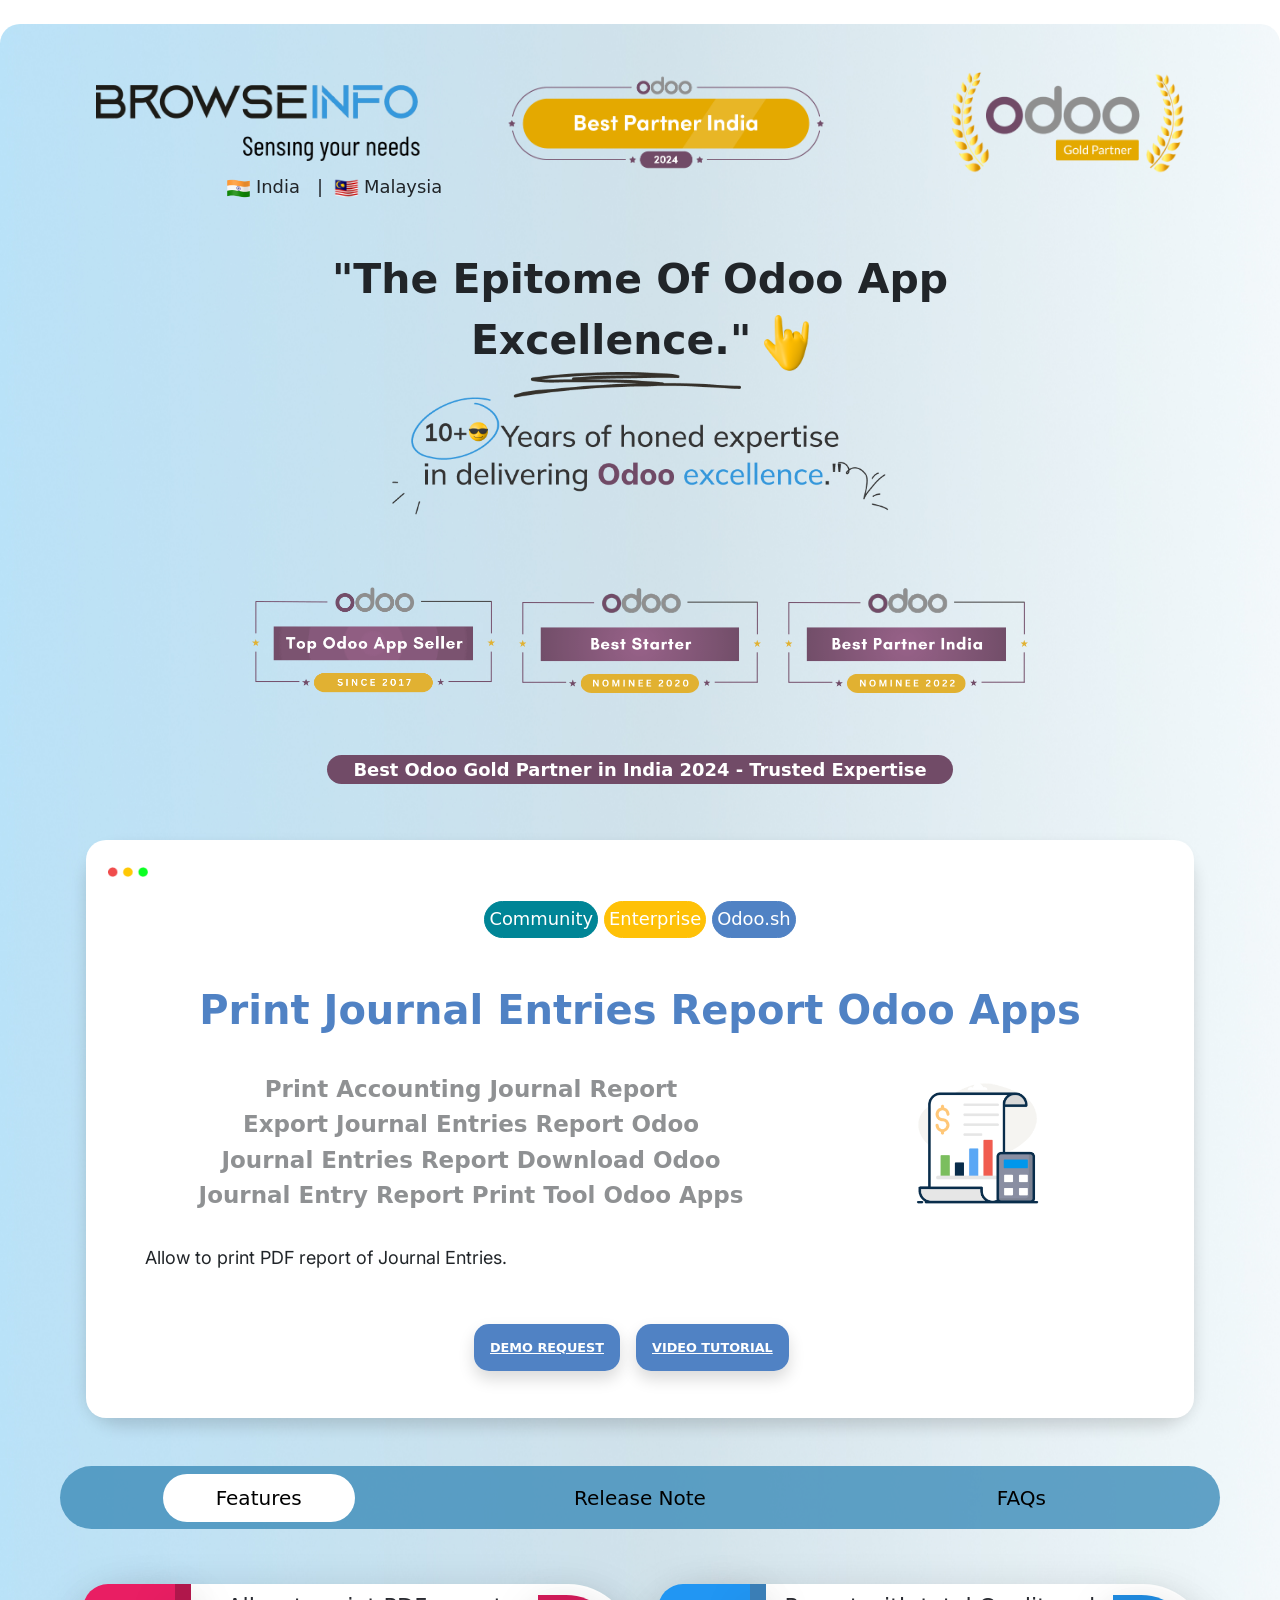
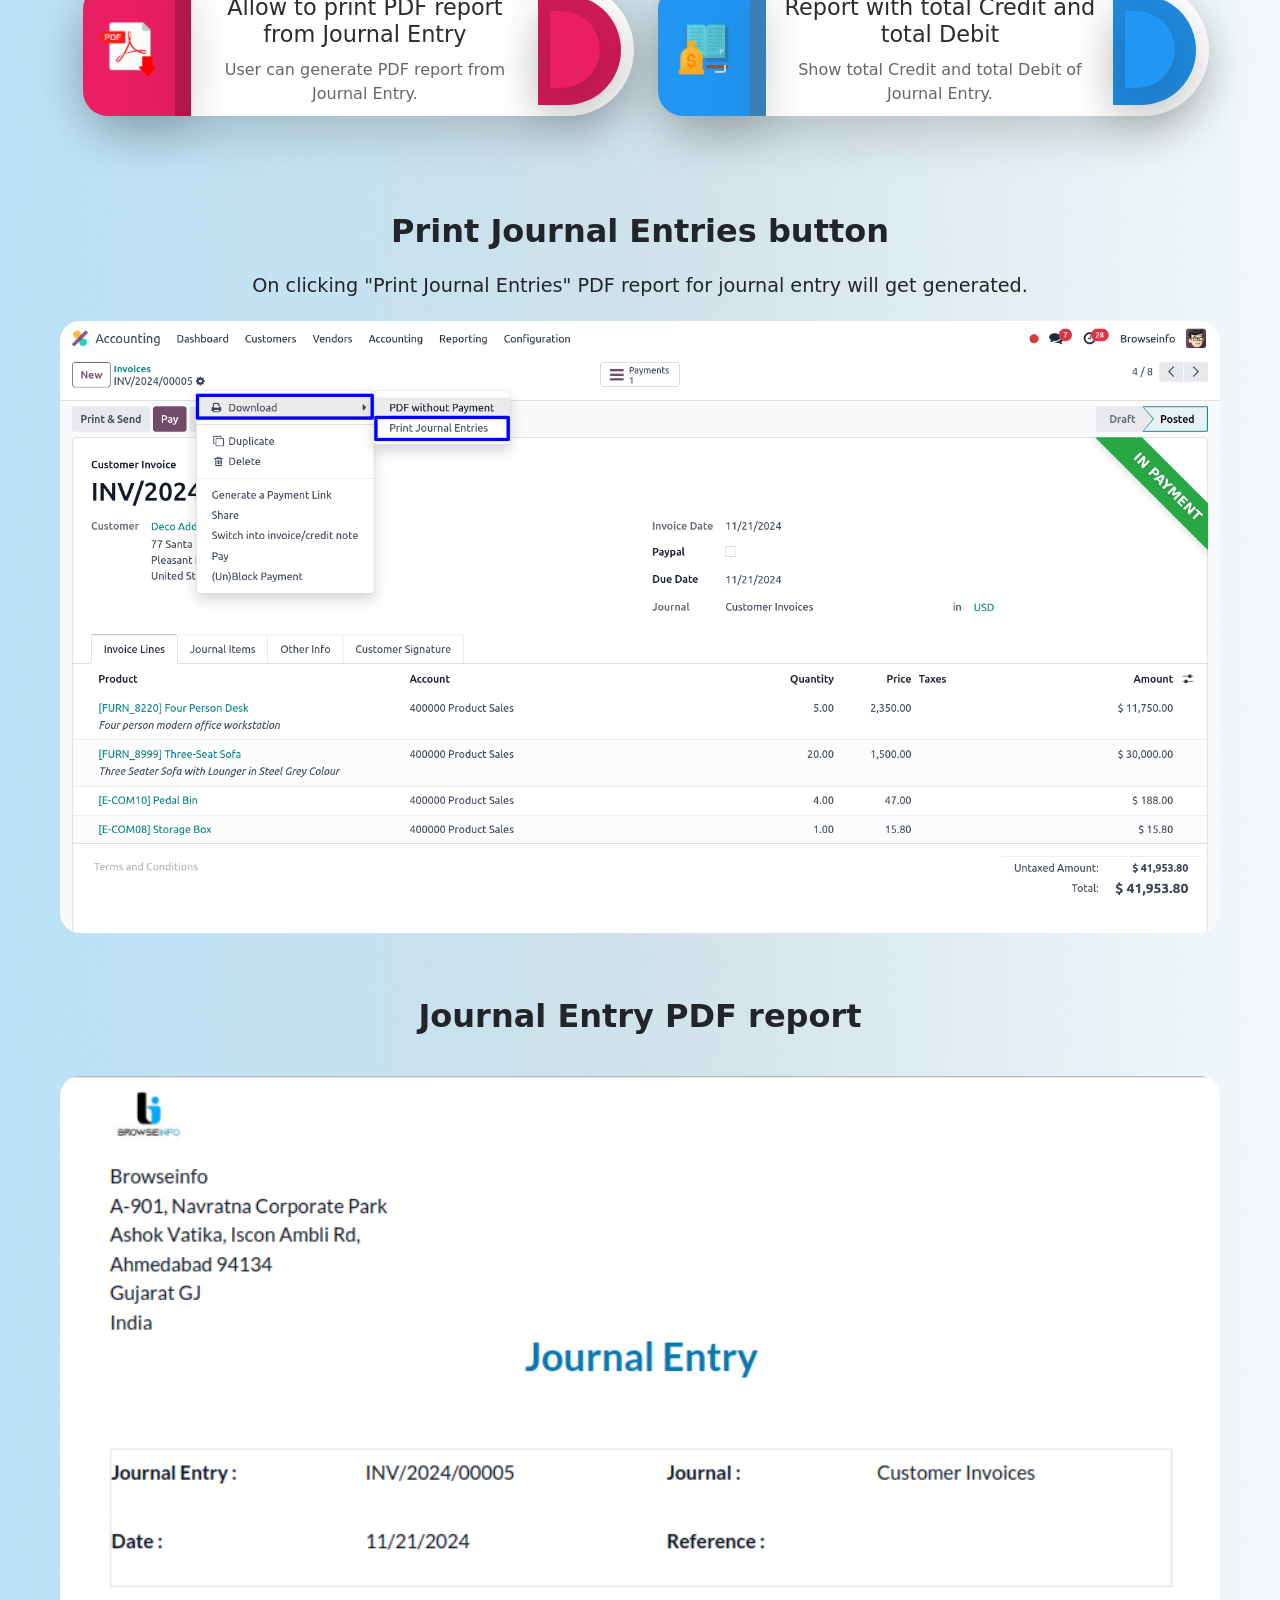
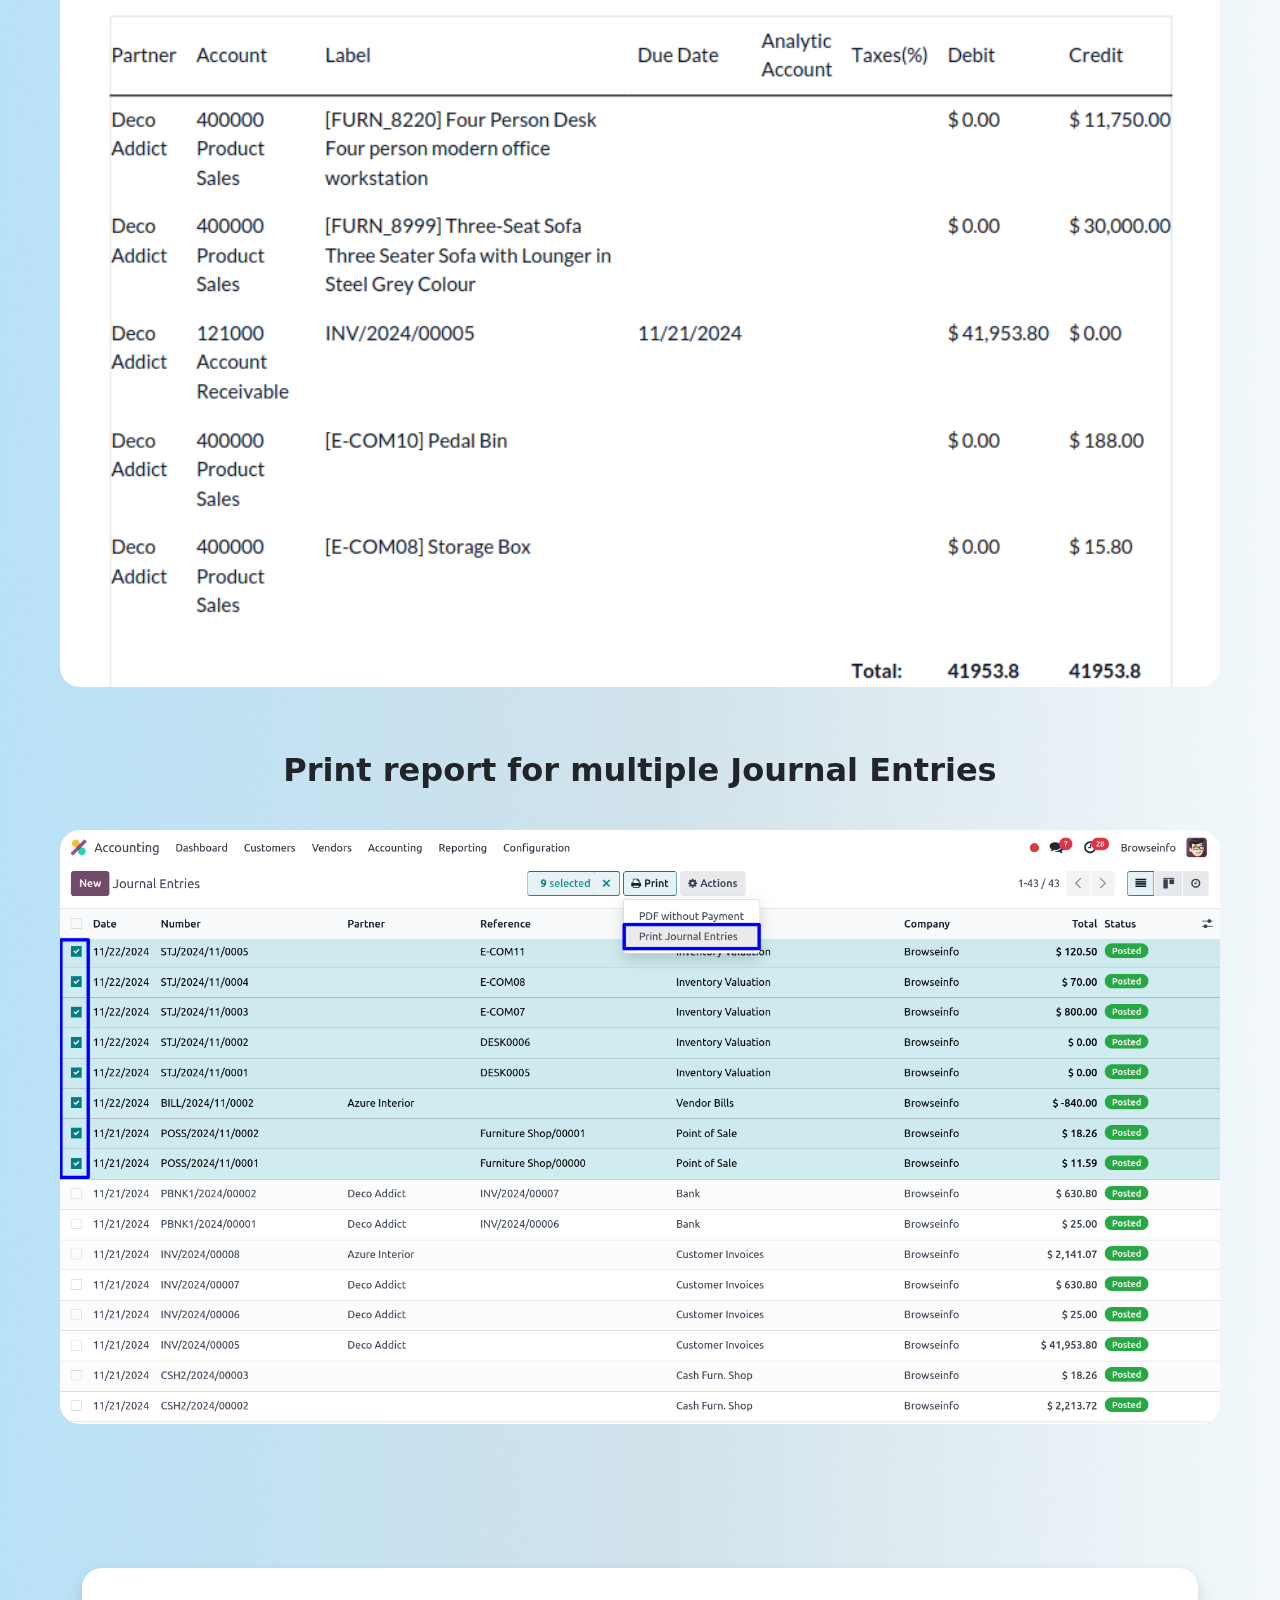
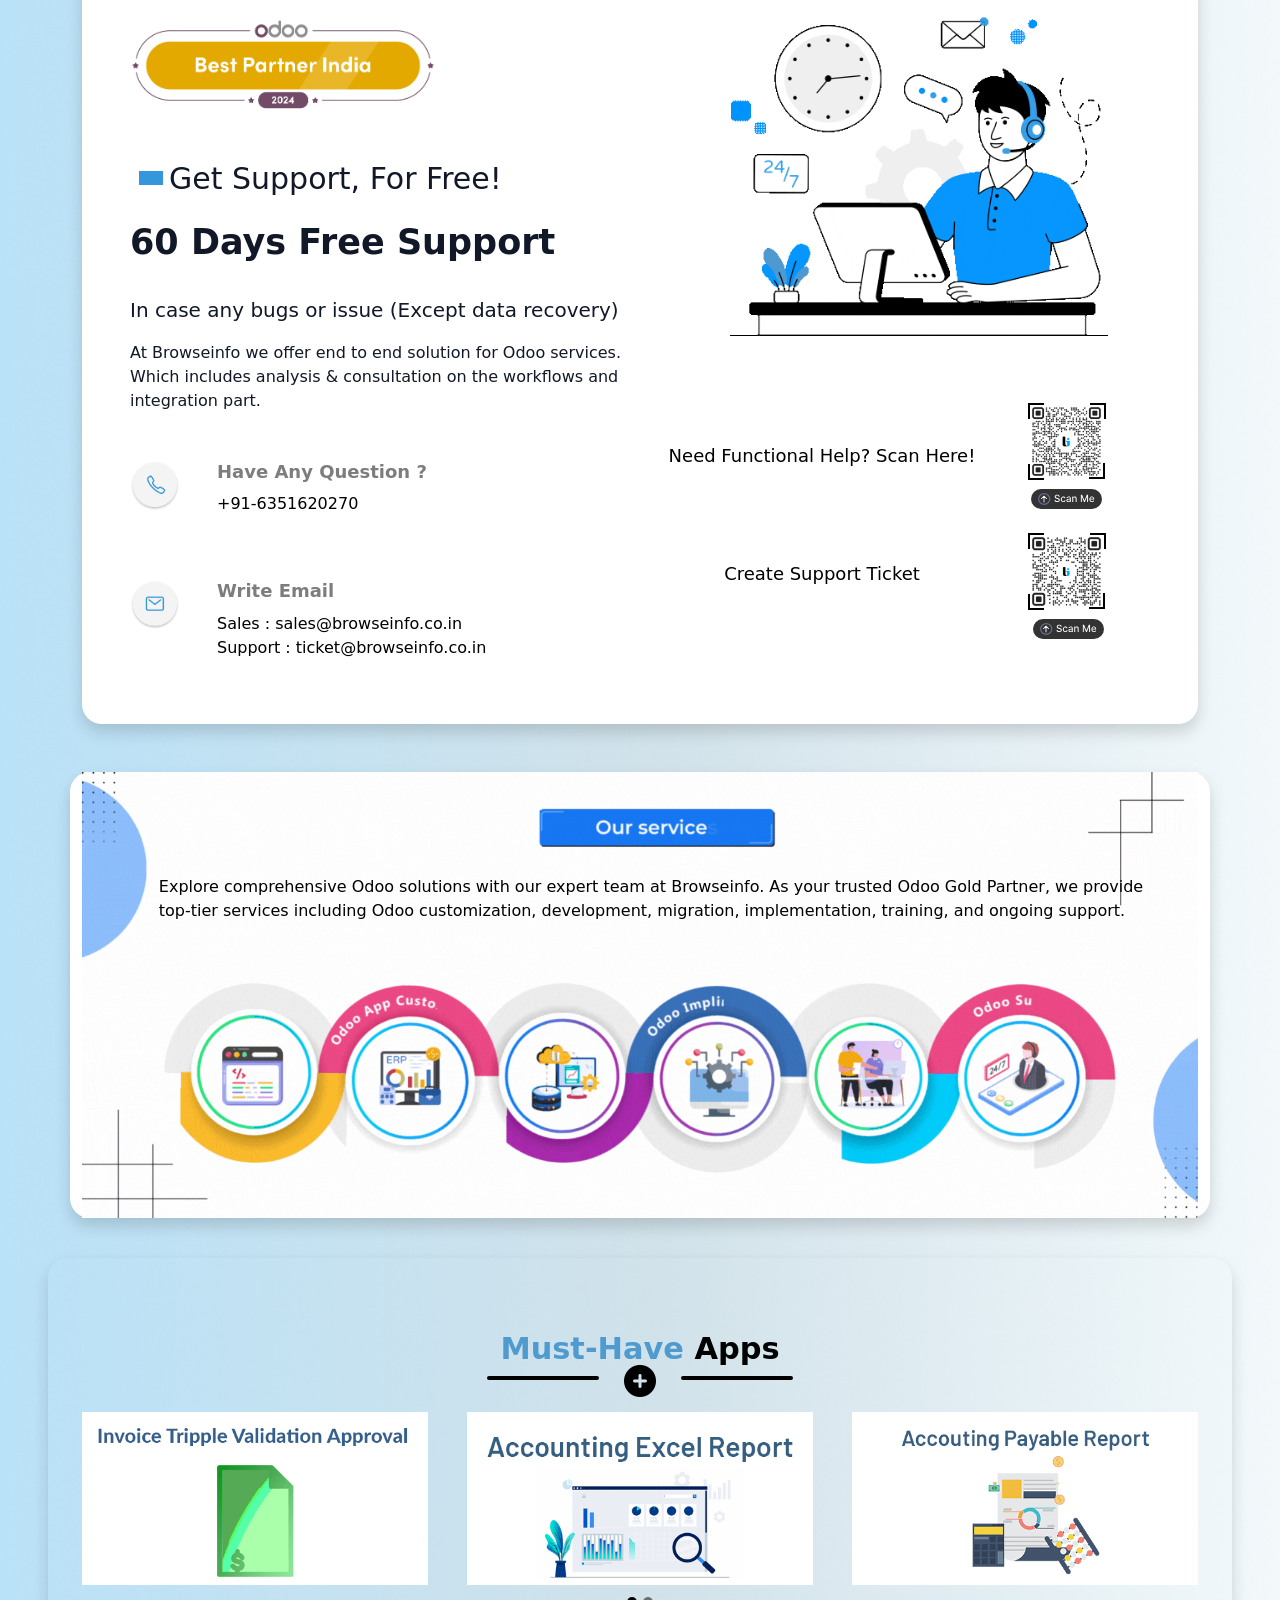
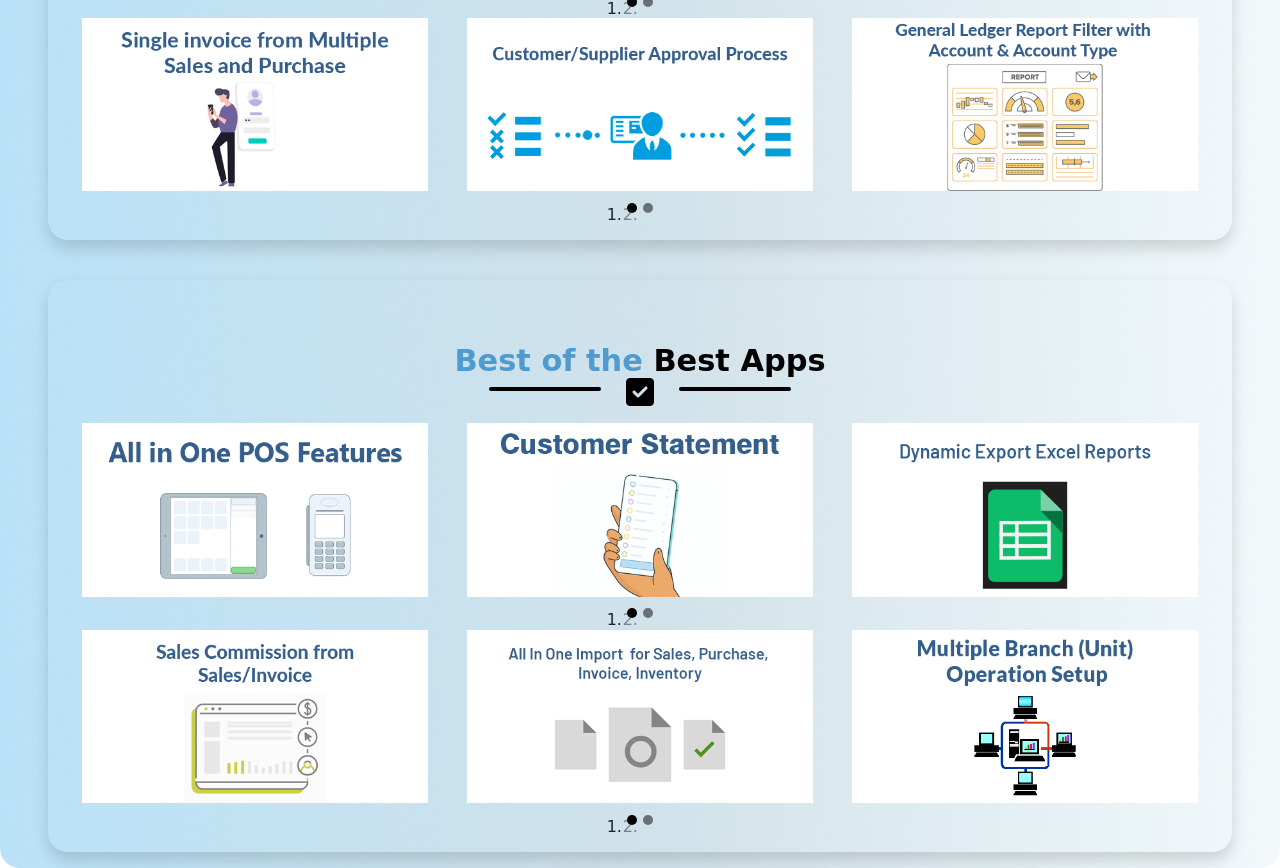
<file: bi_print_journal_entries/static/description/index.html>
<!doctype html>
<html lang="en">
    <head>
        <meta charset="utf-8">
        <meta name="viewport" content="width=device-width, initial-scale=1">
        <link href="https://cdn.jsdelivr.net/npm/bootstrap@5.0.2/dist/css/bootstrap.min.css" rel="stylesheet" integrity="sha384-EVSTQN3/azprG1Anm3QDgpJLIm9Nao0Yz1ztcQTwFspd3yD65VohhpuuCOmLASjC" crossorigin="anonymous">
        <link href='https://fonts.googleapis.com/css?family=Inter' rel='stylesheet'>
        <link rel="stylesheet" href="https://cdnjs.cloudflare.com/ajax/libs/font-awesome/6.5.0/css/all.min.css" integrity="sha512-..." crossorigin="anonymous" referrerpolicy="no-referrer"/>
        <script type="text/javascript" src="https://cdnjs.cloudflare.com/ajax/libs/twitter-bootstrap/5.1.1/js/bootstrap.min.js"></script>
    </head>
    <body>
        <section>
            <div class="bg-white mt-4">
                <div class="position-relative overflow-hidden" style="border-radius:20px;">
                    <img src="assets/main_background.jpg" alt="Snow" class="h-100 w-100 position-absolute" loading="lazy">
                    <br><br>

                    <!-- Header Logo -->
                    <div style="text-align: center;">
                        <div class="position-relative">
                            <img src="assets/bi_header_logo.png" alt="Odoo Gold Partner" style="width: 85%;"/>
                            <img src="assets/best_partner.png" alt="Odoo Best Partner" class="position-absolute" style="width: 25%; margin-left: -53%;"/>
                        </div>
                        <div class="row">
                            <div class="col-6 zn-0 position-relative" style="margin-left: 20px;">
                                <img src="assets/in_flag.gif" style="width: 4%;"/>
                                <span style="font-size: 1.4vw;">India&#160;&#160;&#160;|&#160;</span>
                                <img src="assets/ml_flag.gif" style="width: 4%;"/>
                                <span style="font-size: 1.4vw;">Malaysia</span>
                            </div>
                        </div>
                    </div>
                    <div>
                        <div class="text-center position-relative justify-content-center d-flex mt-5">
                            <div class="col-6">
                                <span style="font-size: 3.2vw;">
                                    <b>"The Epitome Of Odoo App Excellence."</b>
                                    <img src="assets/yoyo.png" style="width: 7%;"/>
                                </span>
                            </div>
                        </div>
                        <img src="assets/Header_Banner.png" class="position-relative mb-3 d-block" alt="Browseinfo" style="margin:0px auto; width: 40%;"/>
                    </div>
                    <div class="container position-relative" style="width: 70%;">
                        <div class="row p-lg-5 p-md-3 p-sm-1 pt-0">
                            <div class="col-4 zn-1">
                                <img class="w-100" src="assets/1.png">
                            </div>
                            <div class="col-4 zn-1">
                                <img class="w-100" src="assets/2.svg">
                            </div>
                            <div class="col-4 zn-1">
                                <img class="w-100" src="assets/3.svg">
                            </div>
                        </div>
                        <div class="text-center pb-lg-4 pb-md-2 pb-sm-1">
                            <span class="p-1 text-white" style="font-size: 1.4vw; border-radius: 15px; background-color: #714B67; padding: 0.5% 3% 0.5% 3% !important;">
                                <b>Best Odoo Gold Partner in India 2024 - Trusted Expertise</b>
                            </span>
                        </div>
                    </div>
                    <div class="row position-relative pt-lg-3 pb-lg-3 px-lg-5 p-md-4 d-flex w-100 gx-0">
                        <section class="bg-transparent">
                            <div class="container mt-3 px-3">
                                <div class="row shadow gx-0" style="border-radius: 35px;">
                                    <div style="border-radius: 20px; padding: 1%; background-color:#fff;">
                                        <img src="assets/web_icon.png" alt="Browseinfo" class="mt-3" style="margin-left: 1%; width: 40px;">

                                        <!-- App Description -->
                                        <div class="mt-lg-4 text-center">
                                            <div class="row px-lg-5 px-2">
                                                <div class="col-12 pb-lg-5 pb-3 d-flex justify-content-center">
                                                    <div class="d-flex justify-content-center" style="width: 45%;">
                                                        <div class="text-center p-1" style="border:1px solid #008596; font-size: 1.4vw; color:#fff; margin:0 3px; border-radius: 20px; background-color: #008596;">
                                                            <span>Community</span>
                                                        </div>
                                                        <div class="text-center p-1" style="border:1px solid #FFC107; font-size: 1.4vw; color:#fff; margin:0 3px; border-radius: 20px; background-color: #FFC107;">
                                                            <span>Enterprise</span>
                                                        </div>
                                                        <div class="text-center p-1" style="border:1px solid #5082c4; font-size: 1.4vw; color:#fff; margin: 0 3px; border-radius: 20px; background-color: #5082c4;">
                                                            <span>Odoo.sh</span>
                                                        </div>
                                                    </div>
                                                </div>
                                                <div class="col-12">
                                                    <h1 class="text-center mb-4" style="font-size: clamp(14px, 6vw, 40px); color: #5082c4; font-weight: bold;">
                                                        Print Journal Entries Report Odoo Apps
                                                    </h1>
                                                </div>
                                                <div class="row gx-0 pb-3">
                                                    <div class="col-lg-8 col-12 align-content-center">
                                                        <div>
                                                            <h2 class="m-2 opacity-50" style="font-size: clamp(14px, 4vw, 23px);"><b>
                                                                Print Accounting Journal Report
                                                            </b></h2>
                                                            <h2 class="m-2 opacity-50" style="font-size: clamp(14px, 4vw, 23px);"><b>
                                                                Export Journal Entries Report Odoo
                                                            </b></h2>
                                                            <h3 class="m-2 opacity-50" style="font-size: clamp(14px, 4vw, 23px);"><b>
                                                                Journal Entries Report Download Odoo
                                                            </b></h3>
                                                            <h3 class="m-2 opacity-50" style="font-size: clamp(14px, 4vw, 23px);"><b>
                                                                Journal Entry Report Print Tool Odoo Apps
                                                            </b></h3>
                                                        </div>
                                                    </div>
                                                    <div class="col-lg-4 col-12">
                                                        <img class="w-50" src="assets/accounting.gif" alt="Browseinfo">
                                                    </div>
                                                </div>
                                                <p style="font-family:Inter; font-weight:normal; font-size:18px; text-align: left;">
                                                    Allow to print PDF report of Journal Entries.
                                                </p>

                                               

                                                <!-- Demo & Video Button -->
                                                <div class="row">
                                                    <div class="col-6 text-lg-end p-lg-5 px-lg-2 pt-3 pb-3">
                                                        <a class="button shadow p-lg-3 p-2" target="_blank" href="mailto:sales@browseinfo.co.in?subject=Demo Request for Print Journal Entries Report Odoo Apps" style="border-radius:15px; font-weight:bold; color:#fff; background-color: #5082c4; font-size: clamp(10px, 1vw, 25px);">
                                                                DEMO REQUEST
                                                        </a>
                                                    </div>
                                                    <div class="col-6 text-lg-start p-lg-5 px-lg-2 pt-3 pb-3">
                                                        <a class="button shadow p-lg-3 p-2" target="_blank" href="https://youtu.be/qehLT4WOWPs" style="border-radius:15px; font-weight:bold; color:#fff; background-color: #5082c4; font-size: clamp(10px, 1vw, 25px);">
                                                                VIDEO TUTORIAL
                                                        </a>
                                                    </div>
                                                </div>
                                            </div>
                                        </div>
                                    </div>
                                </div>
                            </div>
                        </section>

                        <!-- Menu Bar -->
                        <section class="container mt-5 bg-transparent text-center">
                            <ul role="tablist" class="nav nav-tabs justify-content-around p-2 align-items-center" data-tabs="tabs" style="border:none; background-color: #3f8ebacf; border-radius: 35px; margin:0 auto;">
                                <li class="nav-item" style="width: max(100px, 15vw);">
                                    <a href="#feature_tab" data-bs-toggle="tab" aria-expanded="true" class="show nav-link active" style="font-size: clamp(14px, 4vw, 20px); border-radius:25px; color:#000; border:1px solid transparent">Features</a>
                                </li>
                                <li class="nav-item" style="width: max(100px, 15vw);">
                                    <a href="#release_note_tab" data-bs-toggle="tab" aria-expanded="true" class="show nav-link" style="font-size: clamp(14px, 4vw, 20px); border-radius:25px; color:#000; border:1px solid transparent">Release Note</a>
                                </li>
                                <li class="nav-item" style="width: max(100px, 15vw);">
                                    <a href="#faq_tab" data-bs-toggle="tab" aria-expanded="true" class="show nav-link" style="font-size: clamp(14px, 4vw, 20px); border-radius:25px; color:#000; border:1px solid transparent">FAQs</a>
                                </li>
                            </ul>

                            <div class="tab-content">
                                <!-- Features -->
                                <div id="feature_tab" class="tab-pane active">
                                    
                                    <!-- 1-2 -->
                                    <div class="row justify-content-between d-inline-flex ms-3 ms-md-0" style="width: 95%;">
                                        <div class="col-lg-6 col-sm-12 p-0 bg-white shadow-lg row" style="margin-top: 5%; border-radius: 15vw;">
                                            <div class="shadow-lg col-2 d-flex align-items-center justify-content-center gx-0" style="background-color: #E91E63; border-top-left-radius: 25px; border-bottom-left-radius: 25px;">
                                                <img src="features/1fet.png" style="width: 60%;"/>
                                            </div>
                                            <div class="col-1 p-0 shadow-lg" style="background-color: #B0174B; width: 3%;">
                                            </div>
                                            <div class="col-6 d-grid align-items-center" style="padding: 10px; width: 63%;">
                                                <h2 style="color: #2A2C32; margin: 0; font-size: 1.4em;">
                                                    Allow to print PDF report from Journal Entry 
                                                </h2>
                                                <p style="margin: 10px 0 0 0; color: #666; font-size: 1em;">
                                                    User can generate PDF report from Journal Entry.
                                                </p>
                                            </div>
                                            <div class="col-2 d-flex align-items-center shadow-lg" style="border-radius: 0px 150px 150px 0; background-color: #CF1B58; margin: 2% 0%; width: 15%;">
                                                <div class="circle1s shadow-lg" style="height: 70%; width: 85%; border-radius: 0px 100px 100px 0; background-color: #E91E63;"></div>
                                            </div>
                                        </div>

                                        <div class="col-lg-6 col-sm-12 p-0 bg-white shadow-lg row d-inline-flex" style="margin-top: 5%; border-radius: 15vw;">
                                            <div class="shadow-lg col-2 d-flex align-items-center justify-content-center gx-0" style="background-color: #2196F3; border-top-left-radius: 25px; border-bottom-left-radius: 25px;">
                                                <img src="features/2fet.png" style="width: 60%;"/>
                                            </div>
                                            <div class="col-1 p-0 shadow-lg" style="background-color: #3A7EB6; width: 3%;">
                                            </div>
                                            <div class="col-6 d-grid align-items-center" style="padding: 10px; width: 63%;">
                                                <h2 style="color: #2A2C32; margin: 0; font-size: 1.4em;">
                                                     Report with total Credit and total Debit
                                                </h2>
                                                <p style="margin: 10px 0 0 0; color: #666; font-size: 1em;">
                                                    Show total Credit and total Debit of Journal Entry.
                                                </p>
                                            </div>
                                            <div class="col-2 d-flex align-items-center shadow-lg" style="border-radius: 0px 150px 150px 0; background-color: #1F89DD; margin: 2% 0%; width: 15%;">
                                                <div class="circle1s shadow-lg" style="height: 70%; width: 85%; border-radius: 0px 100px 100px 0; background-color: #2196F3;"></div>
                                            </div>
                                        </div>
                                    </div>

                                  

                                    <div class="row text-dark mt-5">
                                        <!-- 1 -->
                                        <div class="col-12 mt-5">
                                            <div>
                                                <h2>
                                                    <b>Print Journal Entries button</b>
                                                </h2>
                                                <p class="mt-4 h4" style="font-size: larger; font-weight: 300;">
                                                    On clicking "Print Journal Entries" PDF report for journal entry will get generated.
                                                </p>
                                            </div>
                                        </div>
                                        <div class="col-12 mt-3 mb-5 d-flex justify-content-center">
                                            <img class="w-100 p-lg-0 p-3" src="1_print_menu.png" style="border-radius: 20px;">
                                        </div>
                                        <hr class="d-lg-none">

                                        <!-- 2 -->
                                        <div class="col-12 mt-3">
                                            <div>
                                                <h2>
                                                    <b>Journal Entry PDF report</b>
                                                </h2>
                                                <p class="mt-4 h4" style="font-size: larger; font-weight: 300;">
                                                    
                                                </p>
                                            </div>
                                        </div>
                                        <div class="col-12 mt-3 mb-5 d-flex justify-content-center">
                                            <img src="2_entry_report.png" class="w-100 p-lg-0 p-3" style="border-radius: 20px;">
                                        </div>
                                        <hr class="d-lg-none">
                                         <div class="col-12 mt-3">
                                            <div>
                                                <h2>
                                                    <b>Print report for multiple Journal Entries</b>
                                                </h2>
                                                <p class="mt-4 h4" style="font-size: larger; font-weight: 300;">
                                                    
                                                </p>
                                            </div>
                                        </div>
                                        <div class="col-12 mt-3 mb-5 d-flex justify-content-center">
                                            <img src="3_print_menu.png" class="w-100 p-lg-0 p-3" style="border-radius: 20px;">
                                        </div>
                                        <hr class="d-lg-none">
                                    

                                    </div>
                                </div>

                                <!-- Release Note -->
                                <div id="release_note_tab" class="container tab-pane fade">
                                    <div class="" style="margin-top: 30px; border-radius: 20px;">
                                        <div class="col-12 px-0 pb-lg-5 position-relative overflow-hidden" style="border-radius: 20px;">
                                            <div class="row position-relative pt-lg-5 px-lg-5 pb-lg-3 p-md-4 p-3 mx-auto d-flex align-items-center" style="color: #333333; font-weight: 500; font-size: 16px; width: 95%;">
                                                <div class="container" style="max-width: 1320px;">
                                                    <div class="row" style="display: flex; flex-wrap: wrap; padding: 35px 35px;">
                                                        <!-- Version Start -->
                                                        <div class="row mb-3 pt-3 pb-3 text-center">
                                                            <div class="col-md-6 themed-grid-col">
                                                                <h3 class="mbr-section-subtitle mbr-fonts-style display-5" style="line-height: 139%; font-size: 1.5rem; word-break: break-word; word-wrap: break-word; font-weight: 400;">
                                                                    <strong style="font-weight: bold; line-height: 139%;"> Version : 
                                                                        <code style="font-size: 1.3rem; color: red;">
                                                                            20.0.0.0
                                                                        </code>
                                                                    </strong>
                                                                    <br>
                                                                    <span class="font-italic" style="font-style: italic;">
                                                                        9 September 2025
                                                                    </span>
                                                                </h3>
                                                            </div>
                                                            <div class="col-md-6 themed-grid-col">
                                                                <p style="font-style:normal; font-weight:normal; font-size:18px; line-height:162.5%; text-align:center; color:#000000">
                                                                    Initial release of the app.
                                                                </p>
                                                            </div>
                                                            <hr style="height: 0.3rem; width: 90%; color: black; margin-left: 75px;">
                                                        </div>
                                                        <!-- Version End -->
                                                    </div>
                                                </div>
                                            </div>
                                        </div>
                                    </div>
                                </div>


                                <!-- FAQs -->
                                <div id="faq_tab" class="container tab-pane fade">
                                    <div id="faq" style="margin-top:40px; border-radius:20px">
                                        <div class="col-12 px-0 pb-lg-5 position-relative overflow-hidden" style="border-radius:20px;">
                                            <div class="row position-relative px-lg-5 pb-lg-3 p-md-4 p-3 mx-auto d-flex align-items-center" style="color:#333333; font-weight:500; font-size:16px; width:95%">
                                                <div class="container" style="max-width: 1320px;">
                                                    <div class="m-4">
                                                        <div class="accordion" id="bi_faq">
                                                            <div class="accordion-item" style="background-color: transparent; border: none;">
                                                                <h2 class="accordion-header" id="faq_one">
                                                                    <a class="accordion-button collapsed" data-bs-toggle="collapse" data-bs-target="#faq_one_ans" aria-expanded="false" aria-controls="faq_one_ans" style="background-color: transparent;text-decoration: none !important;">
                                                                        <span style="font-style:normal; font-weight:normal; font-size:18px; line-height:162.5%; text-align:center; color:#000000"> Can I Use this module with Odoo Online ? </span>
                                                                    </a>
                                                                </h2>
                                                                <div id="faq_one_ans" class="accordion-collapse collapse" data-parent="#accordion" aria-labelledby="faq_one">
                                                                    <div class="accordion-body" style=" font-style:normal; font-weight:normal; font-size:18px; line-height:162.5%; color:#000000; background: #ffff;text-align: left;"> This Odoo app can not be used with Odoo Online (SaaS). </div>
                                                                </div>
                                                            </div>
                                                            <div class="accordion-item" style="background-color: transparent;     border: none;">
                                                                <h2 class="accordion-header" id="faq_two">
                                                                    <a class="accordion-button collapsed" data-bs-toggle="collapse" data-bs-target="#faq_two_ans" aria-expanded="false" aria-controls="faq_two_ans" style="background-color: transparent !important; text-decoration: none !important;">
                                                                        <span style="font-style:normal; font-weight:normal; font-size:18px; line-height:162.5%; text-align:center; color:#000000">Do I got free support when I buy an App ? </span>
                                                                    </a>
                                                                </h2>
                                                                <div id="faq_two_ans" class="accordion-collapse collapse" data-parent="#accordion" aria-labelledby="faq_two">
                                                                    <div class="accordion-body" style=" font-style:normal; font-weight:normal; font-size:18px; line-height:162.5%; color:#000000; background: #ffff;text-align: left;"> Yes, <strong> 60 Days Free Support</strong> Is provided with module in case any bug or issue with module. </div>
                                                                </div>
                                                            </div>
                                                            <div class="accordion-item" style="background-color: transparent;     border: none;">
                                                                <h2 class="accordion-header" id="faq_three">
                                                                    <a class="accordion-button collapsed" data-bs-toggle="collapse" data-bs-target="#faq_three_ans" aria-expanded="false" aria-controls="faq_three_ans" style="background-color: transparent !important; text-decoration: none !important;">
                                                                        <span style="font-style:normal; font-weight:normal; font-size:18px; line-height:162.5%; text-align:center; color:#000000"> Do I have to buy module for each version ? </span>
                                                                    </a>
                                                                </h2>
                                                                <div id="faq_three_ans" class="accordion-collapse collapse" data-parent="#accordion" aria-labelledby="faq_three">
                                                                    <div class="accordion-body" style=" font-style:normal; font-weight:normal; font-size:18px; line-height:162.5%; color:#000000; background: #ffff; text-align: left;">
                                                                        <strong>Yes,</strong> Starting version 13.0, Every version of the module is sold separately.
                                                                    </div>
                                                                </div>
                                                            </div>
                                                            <div class="accordion-item" style="background-color: transparent;     border: none;">
                                                                <h2 class="accordion-header" id="faq_four">
                                                                    <a class="accordion-button collapsed" data-bs-toggle="collapse" data-bs-target="#faq_four_ans" aria-expanded="false" aria-controls="faq_four_ans" style="    background-color: transparent !important; text-decoration: none !important;">
                                                                        <span style="font-style:normal; font-weight:normal; font-size:18px; line-height:162.5%; text-align:center; color:#000000"> How can I install the module I bought ? </span>
                                                                    </a>
                                                                </h2>
                                                                <div id="faq_four_ans" class="accordion-collapse collapse" data-parent="#accordion" aria-labelledby="faq_four">
                                                                    <div class="accordion-body" style=" font-style:normal; font-weight:normal; font-size:18px; line-height:162.5%; color:#000000; background: #ffff; text-align: left;"> You need to copy paste the module that is inside the zip file to your addons folder. If you are installing the module into an existing database, you need to enable the Technical Features to click on Apps > Update Modules List. Your new module will now appear in the list of modules that you can install. </div>
                                                                </div>
                                                            </div>
                                                            <div class="accordion-item" style="    background-color: transparent; border: none;">
                                                                <h2 class="accordion-header" id="faq_five">
                                                                    <a class="accordion-button collapsed" data-bs-toggle="collapse" data-bs-target="#faq_five_ans" aria-expanded="false" aria-controls="faq_five_ans" style="    background-color: transparent !important; text-decoration: none !important;">
                                                                        <span style="font-style:normal; font-weight:normal; font-size:18px; line-height:162.5%; text-align:center; color:#000000"> The module I bought doesn't work, What should I do ? </span>
                                                                    </a>
                                                                </h2>
                                                                <div id="faq_five_ans" class="accordion-collapse collapse" data-parent="#accordion" aria-labelledby="faq_five">
                                                                    <div class="accordion-body" style="font-style:normal; font-weight:normal; font-size:18px; line-height:162.5%; color:#000000; background: #ffff; text-align: left;"> Please raise your ticket to use on <a href="mailto:ticket@browseinfo.co.in" style="color:blue;">
                                                                            <strong>ticket@browseinfo.co.in</strong>
                                                                        </a> We will back to you shortly. </div>
                                                                </div>
                                                            </div>
                                                        </div>
                                                    </div>
                                                </div>
                                            </div>
                                        </div>
                                    </div>
                                </div>
                            </div>
                        </section>

                        <!-- Support -->
                        <section class="mt-5 bg-transparent">
                            <div class="container">
                                <div class="gx-0 row shadow mt-5 bg-white" style="border-radius: 20px;">
                                    <div class="col-lg-6 col-sm-12 ps-5" style="text-align: left;">
                                        <div class="mt-5">
                                            <img src="assets/best_partner.png" style="width: 60%;">
                                        </div>
                                        <div class="row mt-5">
                                            <div class="rectangle" style="text-align: right; height: 14px; width: 2px; background-color: #3497DB; margin-top: 10px; margin-left: 21px;"></div>
                                            <div class="col-10 mb-3">
                                                <h2 class="text-left" style="text-align: left; font-size: 30px; color: #111827; margin-left: -6px;">Get Support, For Free! </h2>
                                            </div>
                                        </div>
                                        <h2 class="text-left" style="font-weight: bold; font-size: 35px; color: #111827;"> 60 Days Free Support </h2>
                                        <br />
                                        <p class="detail-box lh-base" style="font-size: 20px; color: #111827;">In case any bugs or issue (Except data recovery)</p>
                                        <p class="detail-box lh-base" style="font-size: 16px; color: #111827;"> At Browseinfo we offer end to end solution for Odoo services. Which includes analysis & consultation on the workflows and integration part. </p>
                                        <div class="container mt-5 ps-0">
                                            <div class="row">
                                                <div class="col-2">
                                                    <img src="assets/call.png" width="50" height="50">
                                                </div>
                                                <div class="col-8" style="text-align: left;">
                                                    <h4 style="font-size: 18px;font-weight: 700;margin: 0 0 10px 0; color: #7D7D7D;">Have Any Question ?</h4>
                                                    <p style="color: black;">+91-6351620270</p>
                                                </div>
                                            </div>
                                            <div class="row mt-5 mb-5">
                                                <div class="col-2">
                                                    <img src="assets/mail.png" width="50" height="50">
                                                </div>
                                                <div class="col-8" style="text-align: left;">
                                                    <h4 style="font-size: 18px;font-weight: 700;margin: 0 0 10px 0; color: #7D7D7D;">Write Email</h4>
                                                    <p style="color: black;"> Sales : sales@browseinfo.co.in <br /> Support : ticket@browseinfo.co.in </p>
                                                </div>
                                            </div>
                                        </div>
                                    </div>
                                    <div class="col-lg-6 col-lg-6 text-center pb-5">
                                        <img src="assets/support_image.gif" style="width: 75%;">
                                        <br />
                                        <div class="row align-items-center mt-3">
                                            <div class="col-8">
                                                <span style="color: black; font-size: 18px;">Need Functional Help? Scan Here!</span>
                                            </div>
                                            <div class="col-4">
                                                <img src="assets/Functional_QR.svg" class="float-start h-auto img-fluid w-auto" style="">
                                            </div>
                                            <div class="w-100"></div>
                                            <div class="col-8">
                                                <span style="color: black; font-size: 18px;">Create Support Ticket</span>
                                            </div>
                                            <div class="col-4 mt-4">
                                                <img src="assets/Support_QR.svg" class="float-start h-auto img-fluid w-auto" style="">
                                            </div>
                                        </div>
                                    </div>
                                </div>
                            </div>
                        </section>

                      

                        <!-- Our Services -->
                        <section class="bg-transparent">
                            <div class="container">
                                <div class="row align-items-center shadow bg-white mt-5" style="border-radius: 20px; ">
                                    <img src="assets/BI_services.gif" alt="Snow" style="width:100%;">
                                    <div class="centered position-absolute d-lg-inline d-none" style="margin-bottom: 15%; color: black; text-wrap: balance; width: 90%; margin-left: 6%;">
                                        Explore comprehensive Odoo solutions with our expert team at Browseinfo. As your trusted Odoo Gold Partner, we provide top-tier services including Odoo customization, development, migration, implementation, training, and ongoing support.
                                    </div>
                                </div>
                            </div>
                        </section>


                        <!-- Must Have Apps -->
                        <section class="container shadow bg-transparent" style="background-color: #fafbff; padding: 15px; border-radius: 20px; margin-top: 40px !important;">
                            <br>
                            <br>
                            <div class="container align-items-center" style="margin-bottom:10px; margin-top: 10px;">
                                <h2 class="text-center" style="font-weight:bold; font-size:calc(1.1rem + 1vw); color:#4F9ACF;">
                                    Must-Have
                                    <span style="color:#000000; font-weight:600; font-size:calc(1.1rem + 1vw)">
                                        Apps
                                    </span>
                                </h2>
                                <div class="divider-custom justify-content-center d-flex w-100">
                                    <div class="divider-custom-line" style="width: 100%; max-width: 7rem; height: 0.25rem; background-color: #000000; border-radius: 1rem; border-color: #000000;"></div>
                                    <div style="font-size: 2rem; margin-top:-22px;" class="divider-custom-icon">
                                        <span style="display: inline-block; height: 1em; overflow: visible; vertical-align: -0.125em; padding-left: 25px; padding-right: 25px; color:black;" class="fa fa-plus-circle"></span>
                                    </div>
                                    <div style=" width: 100%; max-width: 7rem;height: 0.25rem; background-color: #000000;border-radius: 1rem; border-color: #000000;" class="divider-custom-line"></div>
                                </div>
                            </div>
                            <div id="RelatedAppCarouselOne" class="row carousel slide mt64 mb32" data-bs-ride="carousel" data-interval="80000">
                                <div class="carousel-inner text-center">
                                    <div class="carousel-item active">
                                        <div class="col-xs-12 col-sm-4 col-md-4 mb16 mt16" style="float:left">
                                            <a href="https://apps.odoo.com/apps/modules/18.0/bi_invoice_tripple_approval/" target="_blank">
                                                <img src="related/bi_invoice_tripple_approval.gif" style="width: 90%;">
                                            </a>
                                        </div>
                                        <div class="col-xs-12 col-sm-4 col-md-4 mb16 mt16" style="float:left">
                                            <a href="https://apps.odoo.com/apps/modules/18.0/bi_accounting_report_excel/" target="_blank">
                                                <img src="related/bi_accounting_report_excel.gif" style="width: 90%;">
                                            </a>
                                        </div>
                                        <div class="col-xs-12 col-sm-4 col-md-4 mb16 mt16" style="float:left">
                                            <a href="https://apps.odoo.com/apps/modules/18.0/bi_account_payable_report/" target="_blank">
                                                <img src="related/bi_account_payable_report.gif" style="width: 90%;">
                                            </a>
                                        </div>
                                    </div>
                                    <div class="carousel-item">
                                        <div class="col-xs-12 col-sm-4 col-md-4 mb16 mt16" style="float:left">
                                            <a href="https://apps.odoo.com/apps/modules/18.0/account_statement/" target="_blank">
                                                <img src="related/account_statement.gif" style="width: 90%;">
                                            </a>
                                        </div>
                                        <div class="col-xs-12 col-sm-4 col-md-4 mb16 mt16" style="float:left">
                                            <a href="https://apps.odoo.com/apps/modules/18.0/bi_account_receivable_report/" target="_blank">
                                                <img src="related/bi_account_receivable_report.gif" style="width: 90%;">
                                            </a>
                                        </div>
                                        <div class="col-xs-12 col-sm-4 col-md-4 mb16 mt16" style="float:left">
                                            <a href="https://apps.odoo.com/apps/modules/18.0/bi_all_in_one_invoice_reports/" target="_blank">
                                                <img src="related/bi_all_in_one_invoice_reports.gif" style="width: 90%;">
                                            </a>
                                        </div>
                                    </div>
                                    <a class="carousel-control-prev" href="#RelatedAppCarouselOne" data-bs-slide="prev" style="width:35px;">
                                        <span class="">
                                            <i class="oi oi-chevron-left" style="font-size:24px"></i>
                                        </span>
                                    </a>
                                    <a class="carousel-control-next" href="#RelatedAppCarouselOne" data-bs-slide="next" style="width:35px;">
                                        <span class="">
                                            <i class="oi oi-chevron-right" style="font-size:24px"></i>
                                        </span>
                                    </a>
                                </div>
                                <ol class="carousel-indicators position-relative" style="margin: 1% 0%;">
                                    <li data-bs-target="#RelatedAppCarouselOne" data-bs-slide-to="0" class="active" style="background-color: #000; width: 10px; border-radius: 15px; height: 10px; border-top: 0px; border-bottom: 0px;"></li>
                                    <li data-bs-target="#RelatedAppCarouselOne" data-bs-slide-to="1" style="background-color: #000; width: 10px; border-radius: 15px; height: 10px; border-top: 0px; border-bottom: 0px;"></li>
                                </ol>
                            </div>
                            <div id="RelatedAppCarouselTwo" class="row carousel slide mt64 mb32" data-bs-ride="carousel" data-interval="80000">
                                <div class="carousel-inner text-center">
                                    <div class="carousel-item active">
                                        <div class="col-xs-12 col-sm-4 col-md-4 mb16 mt16" style="float:left">
                                            <a href="https://apps.odoo.com/apps/modules/18.0/bi_create_single_invoice/" target="_blank">
                                                <img src="related/bi_create_single_invoice.gif" style="width: 90%;">
                                            </a>
                                        </div>
                                        <div class="col-xs-12 col-sm-4 col-md-4 mb16 mt16" style="float:left">
                                            <a href="https://apps.odoo.com/apps/modules/18.0/bi_customer_supplier_approve/" target="_blank">
                                                <img src="related/bi_customer_supplier_approve.gif" style="width: 90%;">
                                            </a>
                                        </div>
                                        <div class="col-xs-12 col-sm-4 col-md-4 mb16 mt16" style="float:left">
                                            <a href="https://apps.odoo.com/apps/modules/18.0/bi_general_ledger_filter/" target="_blank">
                                                <img src="related/bi_general_ledger_filter.gif" style="width: 90%;">
                                            </a>
                                        </div>
                                    </div>
                                    <div class="carousel-item">
                                        <div class="col-xs-12 col-sm-4 col-md-4 mb16 mt16" style="float:left">
                                            <a href="https://apps.odoo.com/apps/modules/18.0/bi_report_analytic_account_filter/" target="_blank">
                                                <img src="related/bi_report_analytic_account_filter.gif" style="width: 90%;">
                                            </a>
                                        </div>
                                        <div class="col-xs-12 col-sm-4 col-md-4 mb16 mt16" style="float:left">
                                            <a href="https://apps.odoo.com/apps/modules/18.0/customer_account_payment_followup/" target="_blank">
                                                <img src="related/customer_account_payment_followup.gif" style="width: 90%;">
                                            </a>
                                        </div>
                                        <div class="col-xs-12 col-sm-4 col-md-4 mb16 mt16" style="float:left">
                                            <a href="https://apps.odoo.com/apps/modules/18.0/website_rental_management/" target="_blank">
                                                <img src="related/website_rental_management.gif" style="width: 90%;">
                                            </a>
                                        </div>
                                    </div>
                                    <a class="carousel-control-prev" href="#RelatedAppCarouselTwo" data-bs-slide="prev" style="width:35px;">
                                        <span class="">
                                            <i class="oi oi-chevron-left" style="font-size:24px"></i>
                                        </span>
                                    </a>
                                    <a class="carousel-control-next" href="#RelatedAppCarouselTwo" data-bs-slide="next" style="width:35px;">
                                        <span class="">
                                            <i class="oi oi-chevron-right" style="font-size:24px"></i>
                                        </span>
                                    </a>
                                </div>
                                <ol class="carousel-indicators position-relative" style="margin: 1% 0%;">
                                    <li data-bs-target="#RelatedAppCarouselTwo" data-bs-slide-to="0" class="active" style="background-color: #000; width: 10px; border-radius: 15px; height:10px; border-top: 0px; border-bottom: 0px;"></li>
                                    <li data-bs-target="#RelatedAppCarouselTwo" data-bs-slide-to="1" style="background-color: #000; width: 10px; border-radius: 15px; height:10px; border-top: 0px; border-bottom: 0px;"></li>
                                </ol>
                            </div>
                        </section>


                        <!-- Best of the best Apps -->
                        <section class="container shadow bg-transparent" style="background-color: #fafbff; padding: 15px; border-radius: 20px; margin-top: 40px !important;">
                            <br>
                            <br>
                            <div class="container align-items-center" style="margin-bottom:10px;">
                                <h2 class="text-center" style="font-weight:bold; font-size:calc(1.1rem + 1vw); color:#4F9ACF;">
                                    Best of the
                                    <span style="color:#000000; font-weight:600; font-size:calc(1.1rem + 1vw)">
                                        Best Apps
                                    </span>
                                </h2>
                                <div class="divider-custom d-flex justify-content-center w-100">
                                    <div class="divider-custom-line" style=" width: 100%; max-width: 7rem; height: 0.25rem; background-color: #000000; border-radius: 1rem; border-color: #000000;"></div>
                                    <div style="font-size: 2rem; margin-top:-22px;" class="divider-custom-icon">
                                        <span style="display: inline-block; height: 1em; overflow: visible; vertical-align: -0.125em; padding-left: 25px; padding-right: 25px; color:black;" class="fa fa-check-square"></span>
                                    </div>
                                    <div style=" width: 100%; max-width: 7rem;height: 0.25rem; background-color: #000000;border-radius: 1rem; border-color: #000000;" class="divider-custom-line"></div>
                                </div>
                            </div>
                            <div id="DemandedAppCarouselOne" class="row carousel slide mt64 mb32" data-bs-ride="carousel" data-interval="80000">
                                <div class="carousel-inner text-center">
                                    <div class="carousel-item active">
                                        <div class="col-xs-12 col-sm-4 col-md-4 mb16 mt16" style="float:left">
                                            <a href="https://apps.odoo.com/apps/modules/18.0/pos_orders_all/" target="_blank">
                                                <img src="demanded/pos_orders_all.gif" style="width: 90%;">
                                            </a>
                                        </div>
                                        <div class="col-xs-12 col-sm-4 col-md-4 mb16 mt16" style="float:left">
                                            <a href="https://apps.odoo.com/apps/modules/18.0/bi_customer_overdue_statement/" target="_blank">
                                                <img src="demanded/bi_customer_overdue_statement.gif" style="width: 90%;">
                                            </a>
                                        </div>
                                        <div class="col-xs-12 col-sm-4 col-md-4 mb16 mt16" style="float:left">
                                            <a href="https://apps.odoo.com/apps/modules/18.0/generic_excel_reports/" target="_blank">
                                                <img src="demanded/generic_excel_reports.gif" style="width: 90%;">
                                            </a>
                                        </div>
                                    </div>
                                    <div class="carousel-item">
                                        <div class="col-xs-12 col-sm-4 col-md-4 mb16 mt16" style="float:left">
                                            <a href="https://apps.odoo.com/apps/modules/18.0/product_bundle_all/" target="_blank">
                                                <img src="demanded/product_bundle_all.gif" style="width: 90%;">
                                            </a>
                                        </div>
                                        <div class="col-xs-12 col-sm-4 col-md-4 mb16 mt16" style="float:left">
                                            <a href="https://apps.odoo.com/apps/modules/18.0/car_repair_industry/" target="_blank">
                                                <img src="demanded/car_repair_industry.gif" style="width: 90%;">
                                            </a>
                                        </div>
                                        <div class="col-xs-12 col-sm-4 col-md-4 mb16 mt16" style="float:left">
                                            <a href="https://apps.odoo.com/apps/modules/18.0/odoo_website_wallet/" target="_blank">
                                                <img src="demanded/odoo_website_wallet.gif" style="width: 90%;">
                                            </a>
                                        </div>
                                    </div>
                                    <a class="carousel-control-prev" href="#DemandedAppCarouselOne" data-bs-slide="prev" style="width:35px;">
                                        <span class="">
                                            <i class="oi oi-chevron-left" style="font-size:24px"></i>
                                        </span>
                                    </a>
                                    <a class="carousel-control-next" href="#DemandedAppCarouselOne" data-bs-slide="next" style="width:35px;">
                                        <span class="">
                                            <i class="oi oi-chevron-right" style="font-size:24px"></i>
                                        </span>
                                    </a>
                                </div>
                                <ol class="carousel-indicators position-relative" style="margin: 1% 0%;">
                                    <li data-bs-target="#DemandedAppCarouselOne" data-bs-slide-to="0" class="active" style="background-color: #000; width: 10px; border-radius: 15px; height:10px; border-top: 0px; border-bottom: 0px;"></li>
                                    <li data-bs-target="#DemandedAppCarouselOne" data-bs-slide-to="1" style="background-color: #000; width: 10px; border-radius: 15px; height:10px; border-top: 0px; border-bottom: 0px;"></li>
                                </ol>
                            </div>
                            <div id="DemandedAppCarouselTwo" class="row carousel slide mt64 mb32" data-bs-ride="carousel" data-interval="80000">
                                <div class="carousel-inner text-center">
                                    <div class="carousel-item active">
                                        <div class="col-xs-12 col-sm-4 col-md-4 mb16 mt16" style="float:left">
                                            <a href="https://apps.odoo.com/apps/modules/18.0/sales_commission_generic/" target="_blank">
                                                <img src="demanded/sales_commission_generic.gif" style="width: 90%;">
                                            </a>
                                        </div>
                                        <div class="col-xs-12 col-sm-4 col-md-4 mb16 mt16" style="float:left">
                                            <a href="https://apps.odoo.com/apps/modules/18.0/bi_generic_import/" target="_blank">
                                                <img src="demanded/bi_generic_import.gif" style="width: 90%;">
                                            </a>
                                        </div>
                                        <div class="col-xs-12 col-sm-4 col-md-4 mb16 mt16" style="float:left">
                                            <a href="https://apps.odoo.com/apps/modules/18.0/branch/" target="_blank">
                                                <img src="demanded/branch.gif" style="width: 90%;">
                                            </a>
                                        </div>
                                    </div>
                                    <div class="carousel-item">
                                        <div class="col-xs-12 col-sm-4 col-md-4 mb16 mt16" style="float:left">
                                            <a href="https://apps.odoo.com/apps/modules/18.0/bi_inter_company_transfer/" target="_blank">
                                                <img src="demanded/bi_inter_company_transfer.gif" style="width: 90%;">
                                            </a>
                                        </div>
                                        <div class="col-xs-12 col-sm-4 col-md-4 mb16 mt16" style="float:left">
                                            <a href="https://apps.odoo.com/apps/modules/18.0/bi_loyalty_generic/" target="_blank">
                                                <img src="demanded/bi_loyalty_generic.gif" style="width: 90%;">
                                            </a>
                                        </div>
                                        <div class="col-xs-12 col-sm-4 col-md-4 mb16 mt16" style="float:left">
                                            <a href="https://apps.odoo.com/apps/modules/18.0/margin/" target="_blank">
                                                <img src="demanded/margin.gif" style="width: 90%;">
                                            </a>
                                        </div>
                                    </div>
                                    <a class="carousel-control-prev" href="#DemandedAppCarouselTwo" data-bs-slide="prev" style="width:35px;">
                                        <span class="">
                                            <i class="oi oi-chevron-left" style="font-size:24px"></i>
                                        </span>
                                    </a>
                                    <a class="carousel-control-next" href="#DemandedAppCarouselTwo" data-bs-slide="next" style="width:35px;">
                                        <span class="">
                                            <i class="oi oi-chevron-right" style="font-size:24px"></i>
                                        </span>
                                    </a>
                                </div>
                                <ol class="carousel-indicators position-relative" style="margin: 1% 0%;">
                                    <li data-bs-target="#DemandedAppCarouselTwo" data-bs-slide-to="0" class="active" style="background-color: #000; width: 10px; border-radius: 15px; height:10px; border-top: 0px; border-bottom: 0px;"></li>
                                    <li data-bs-target="#DemandedAppCarouselTwo" data-bs-slide-to="1" style="background-color: #000; width: 10px; border-radius: 15px; height:10px; border-top: 0px; border-bottom: 0px;"></li>
                                </ol>
                            </div>
                        </section>
                    </div>
                </div>
            </div>
        </section>
    </body>
</html>
</file>
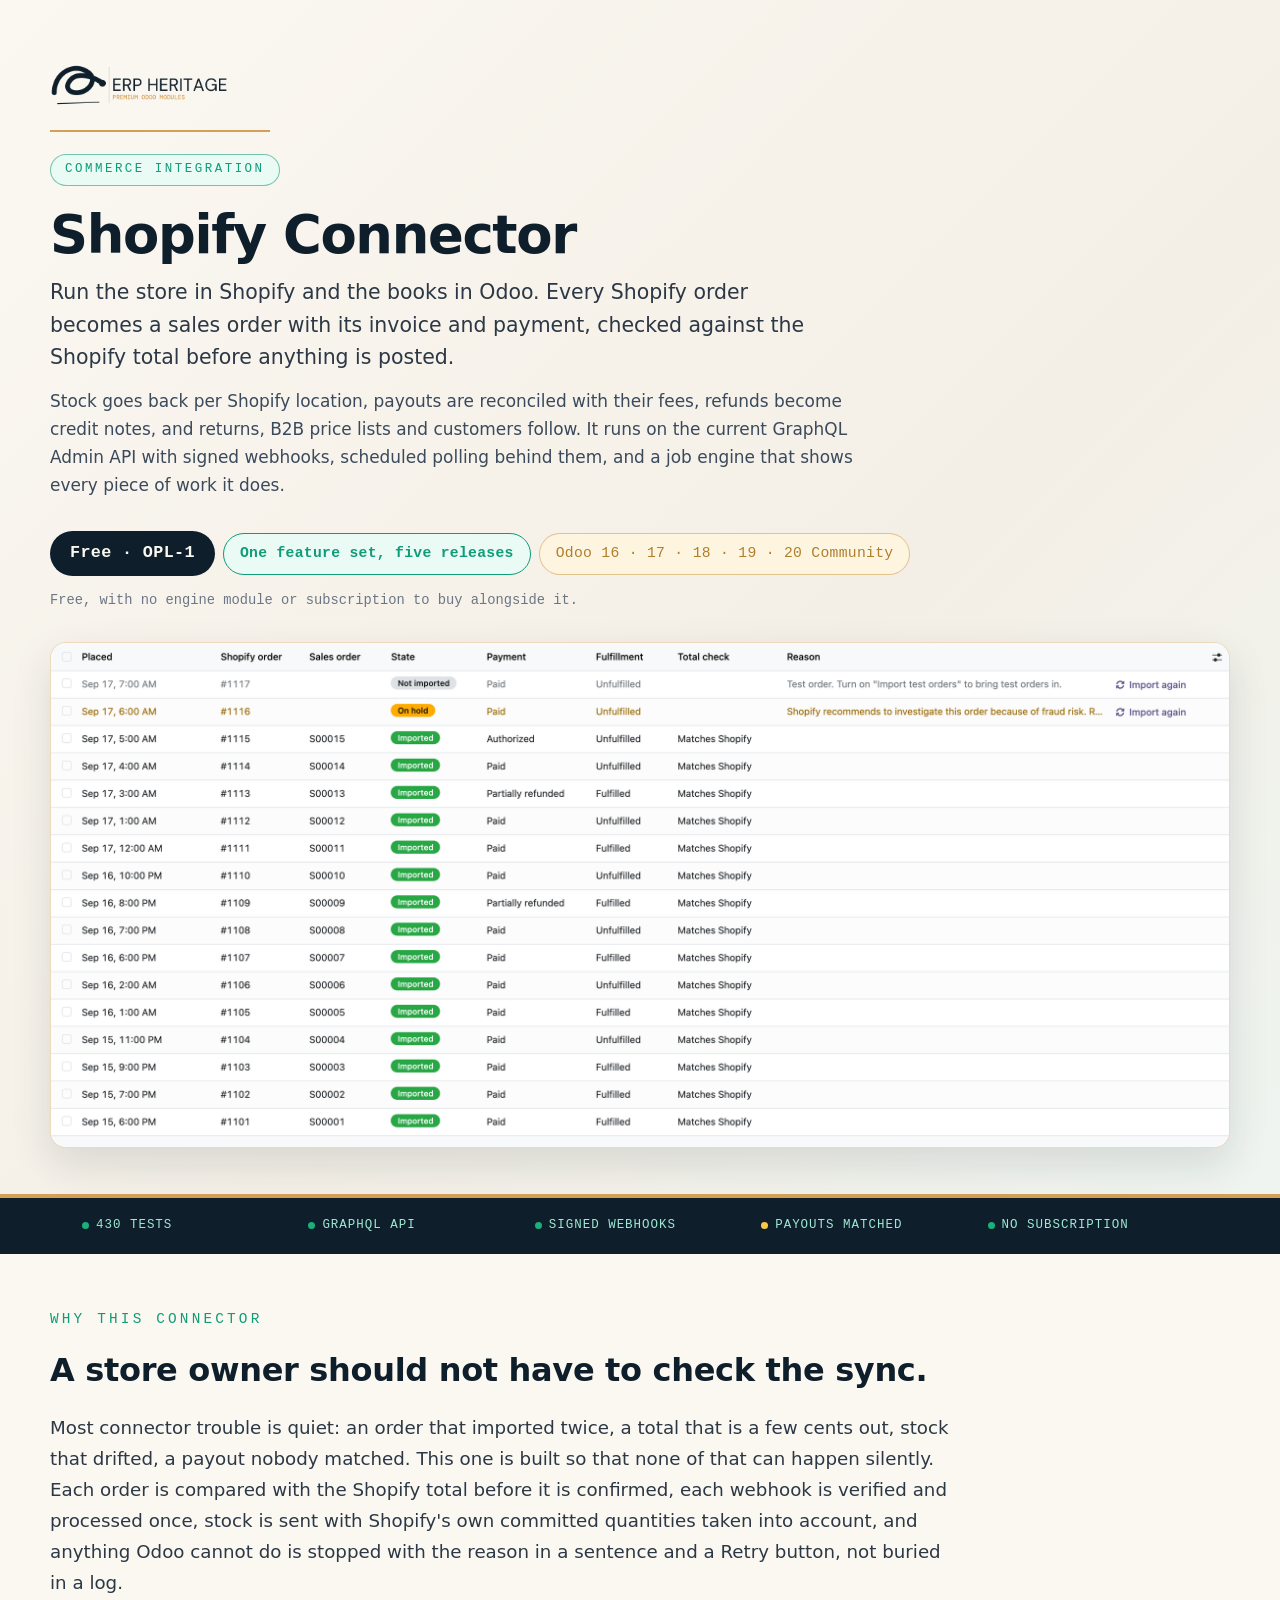
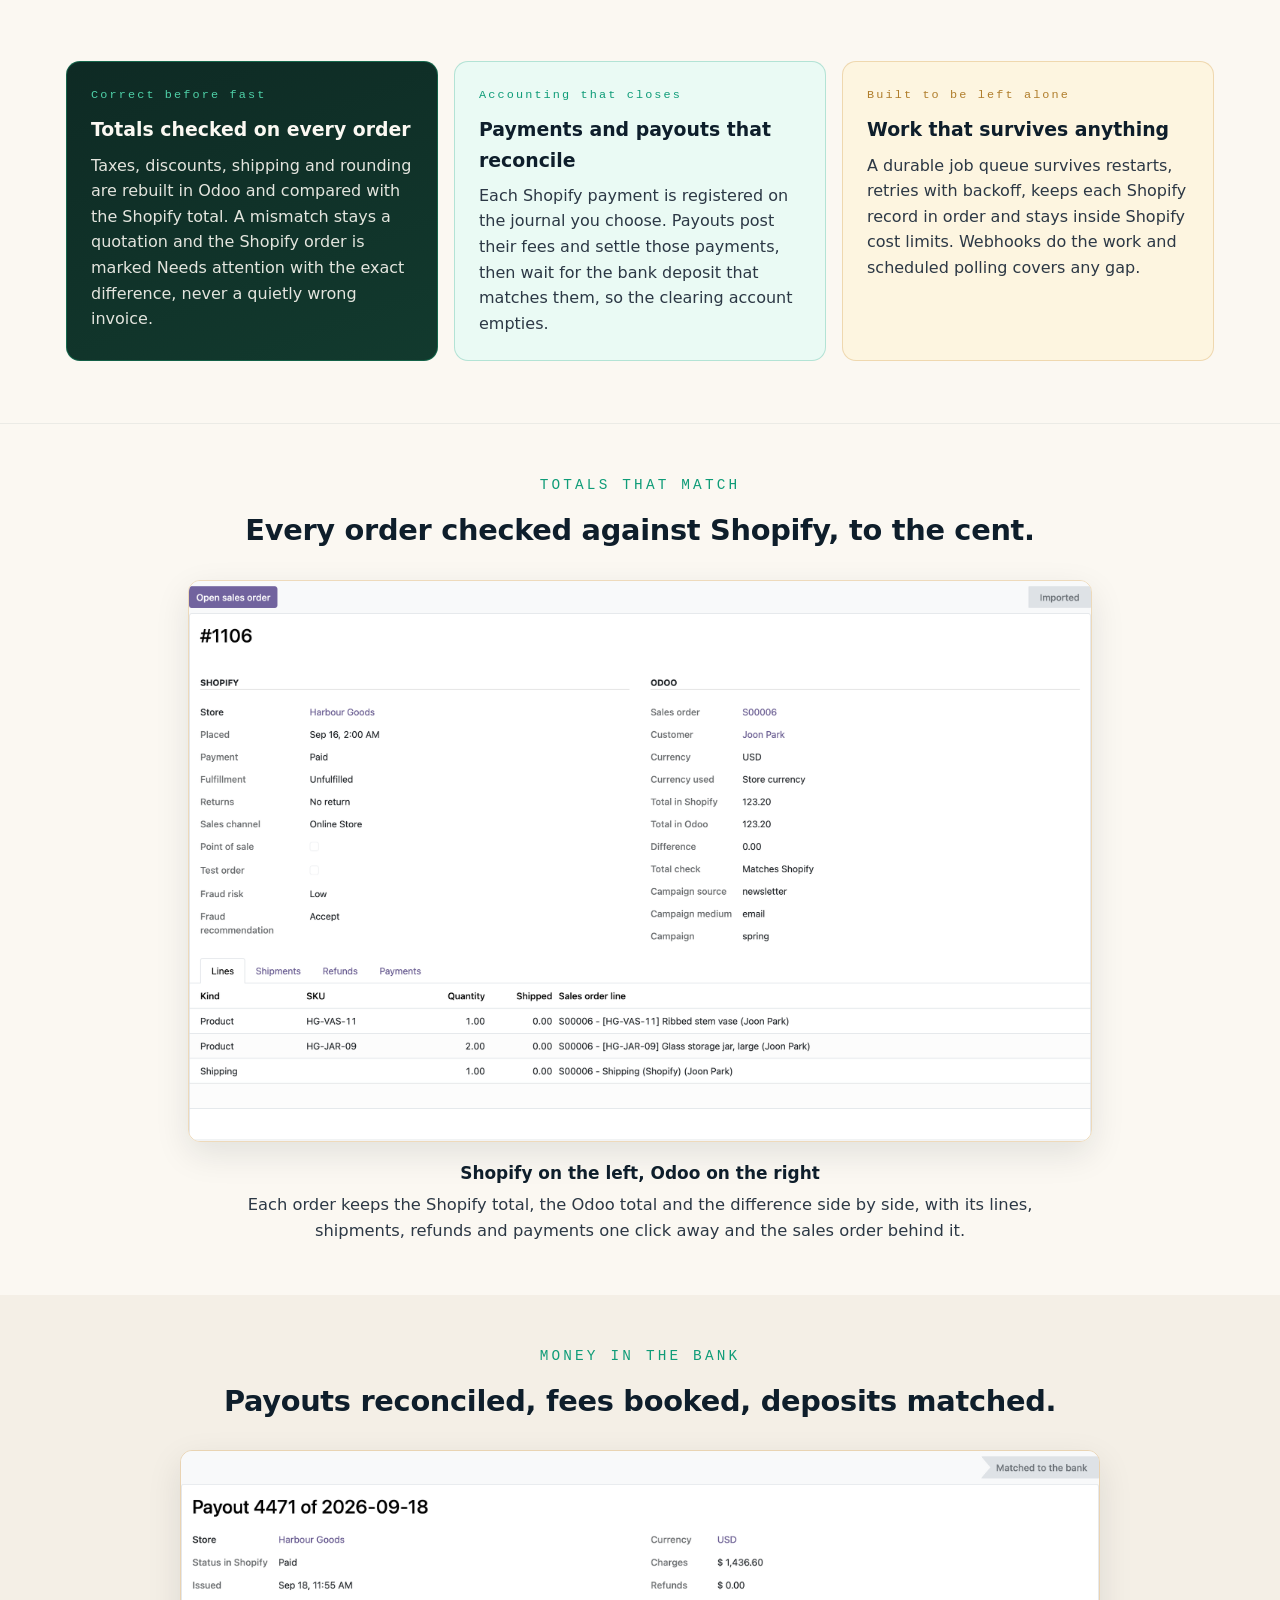
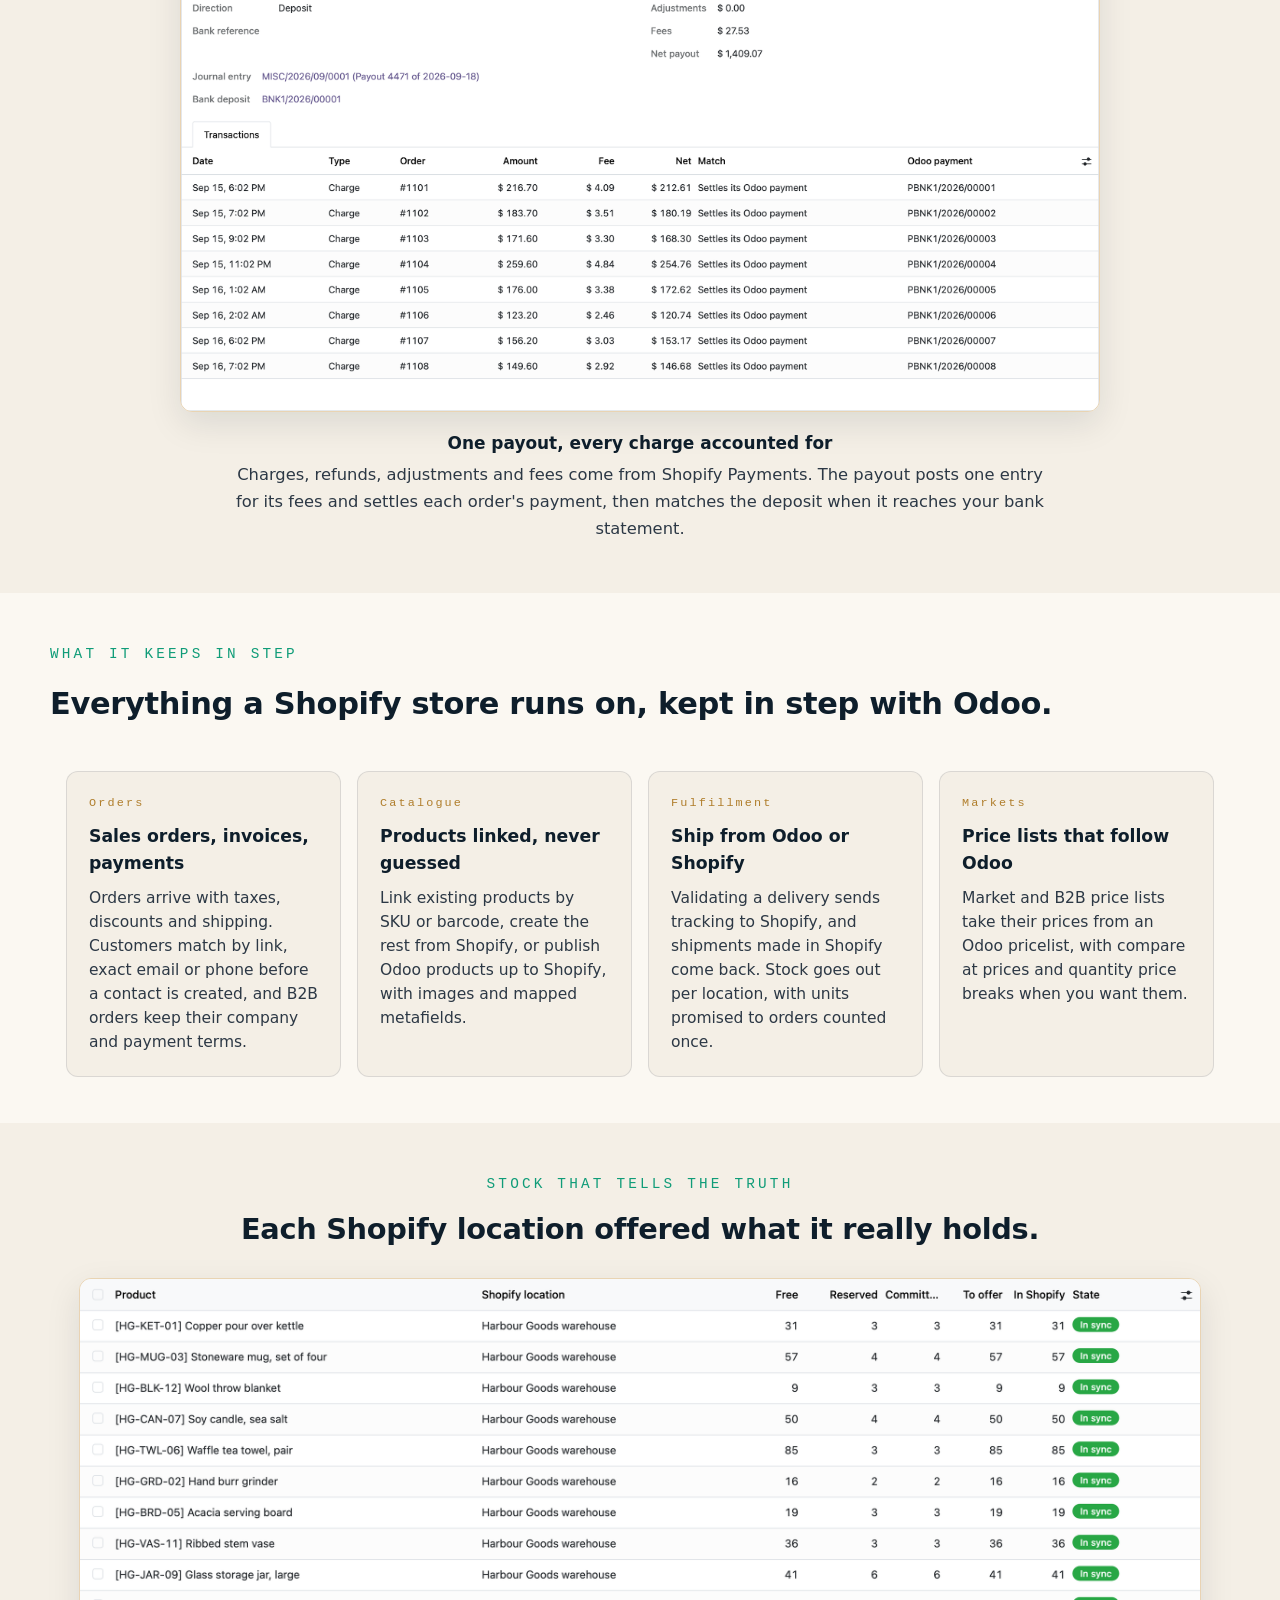
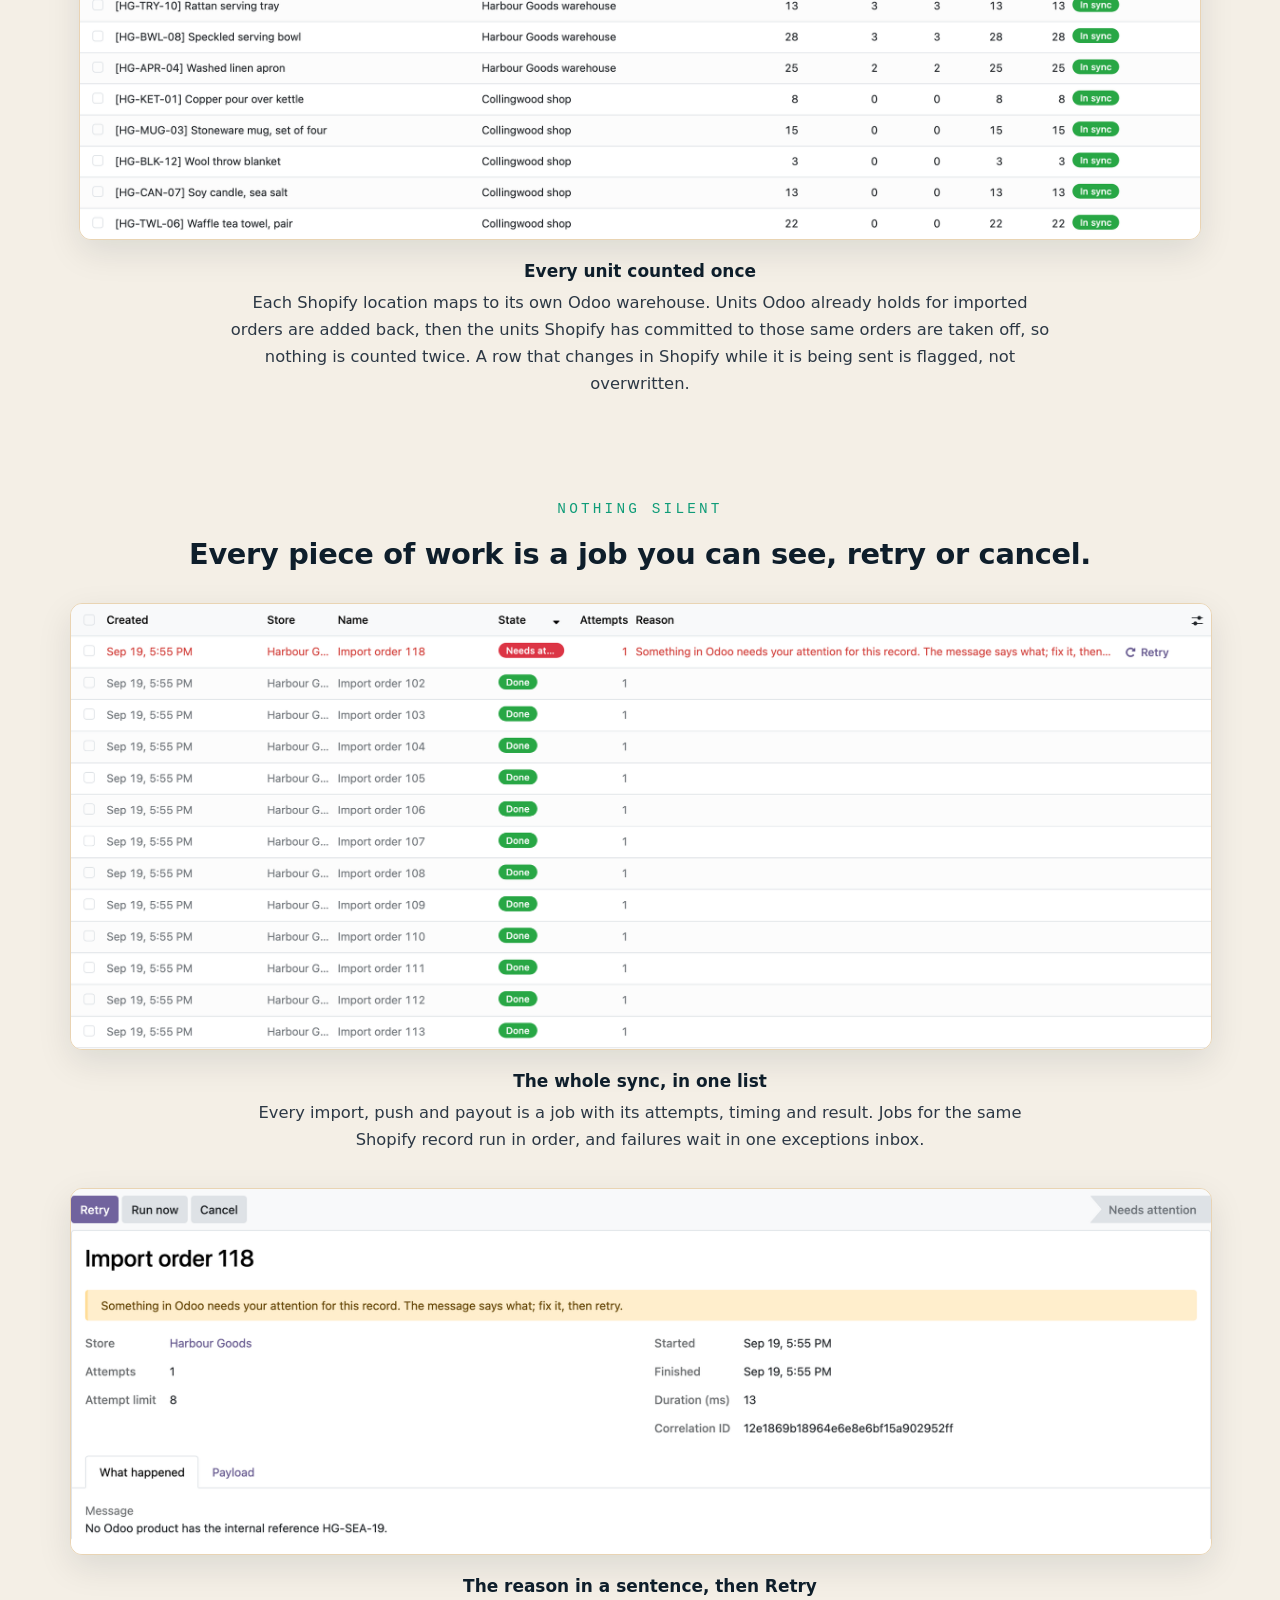
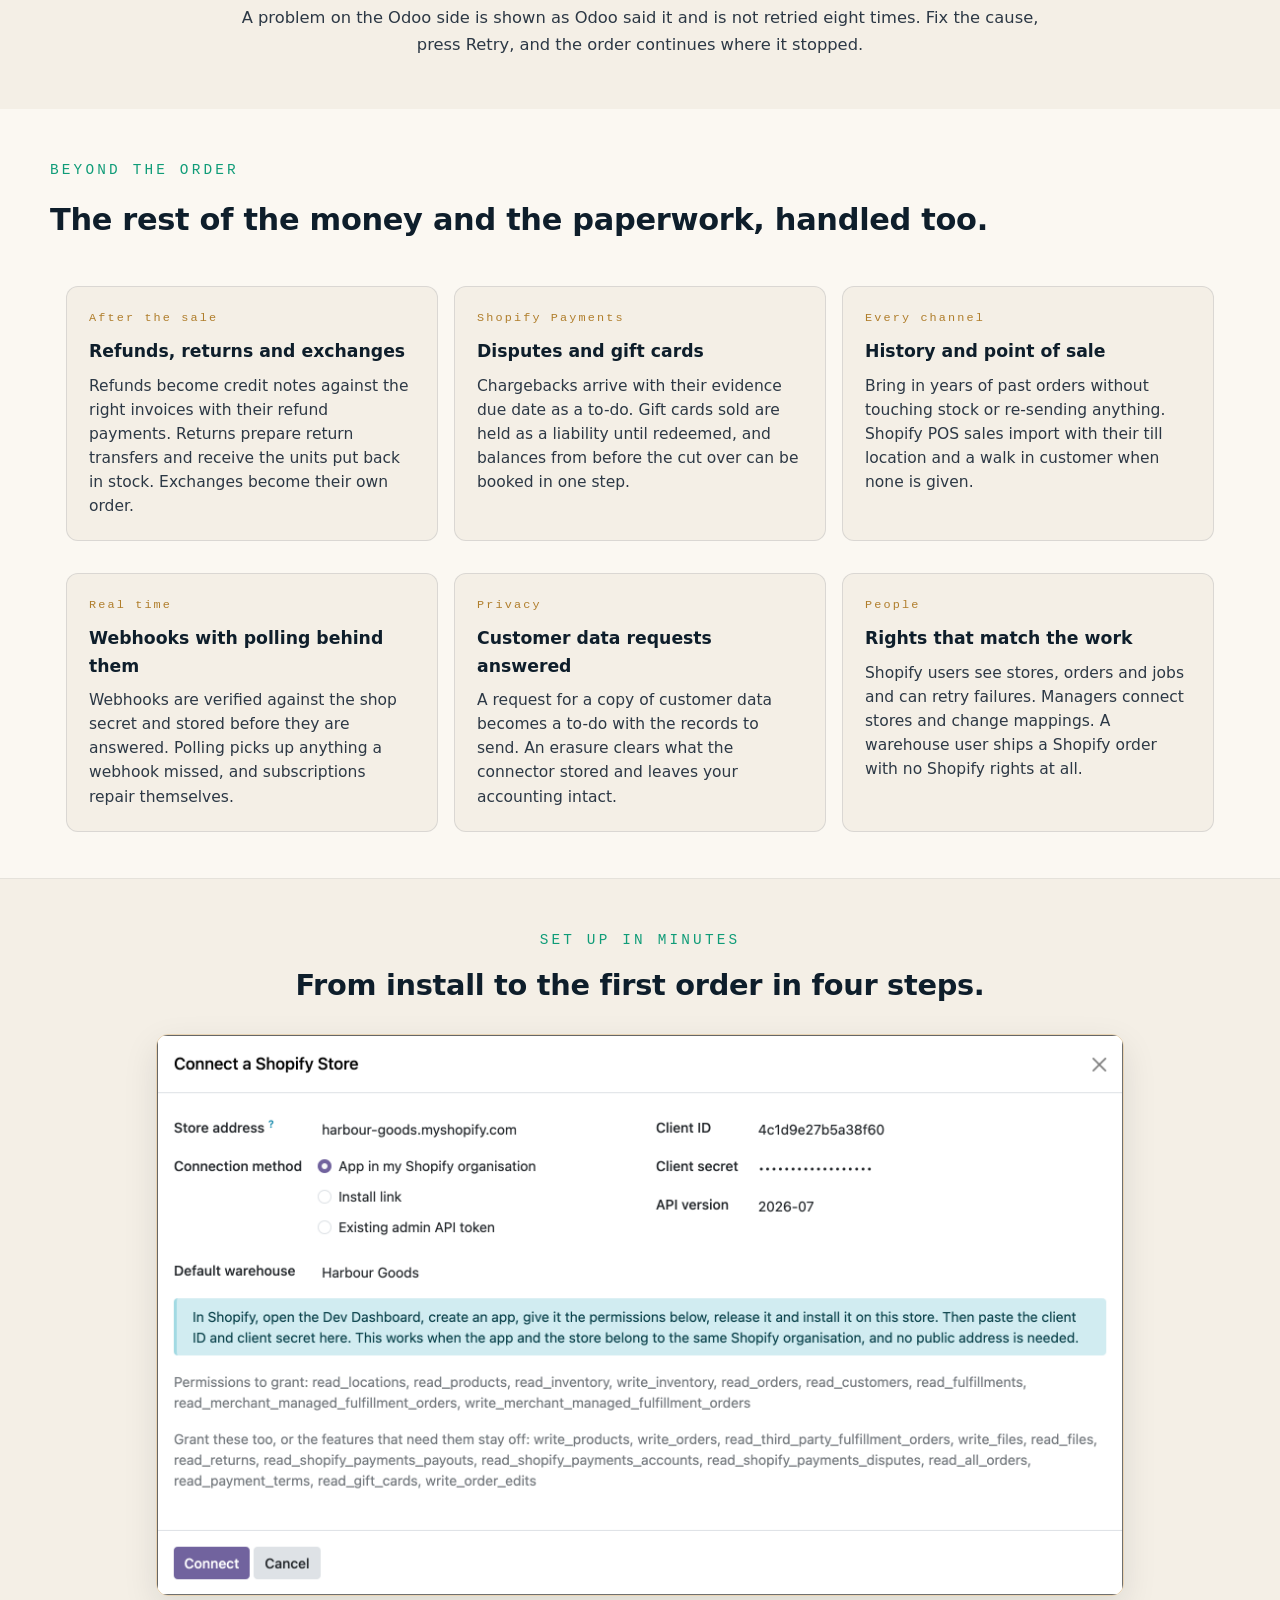
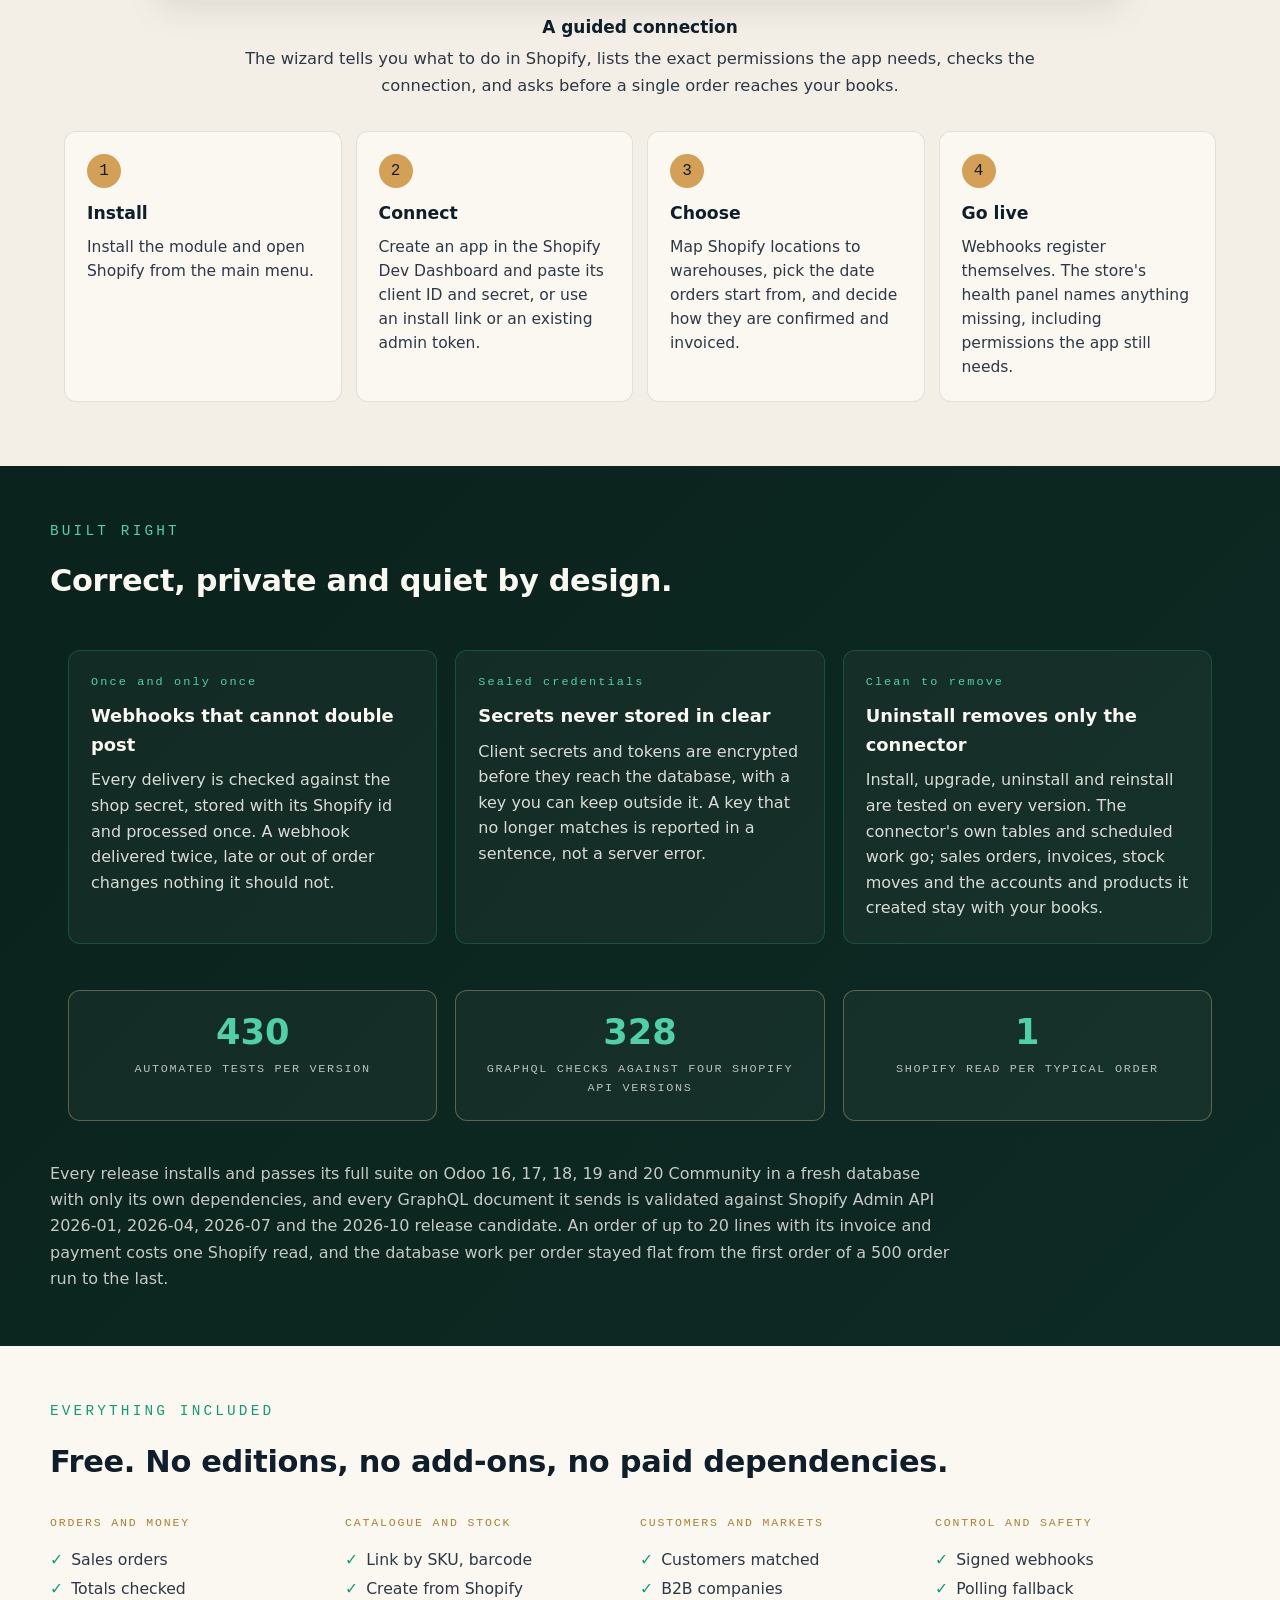
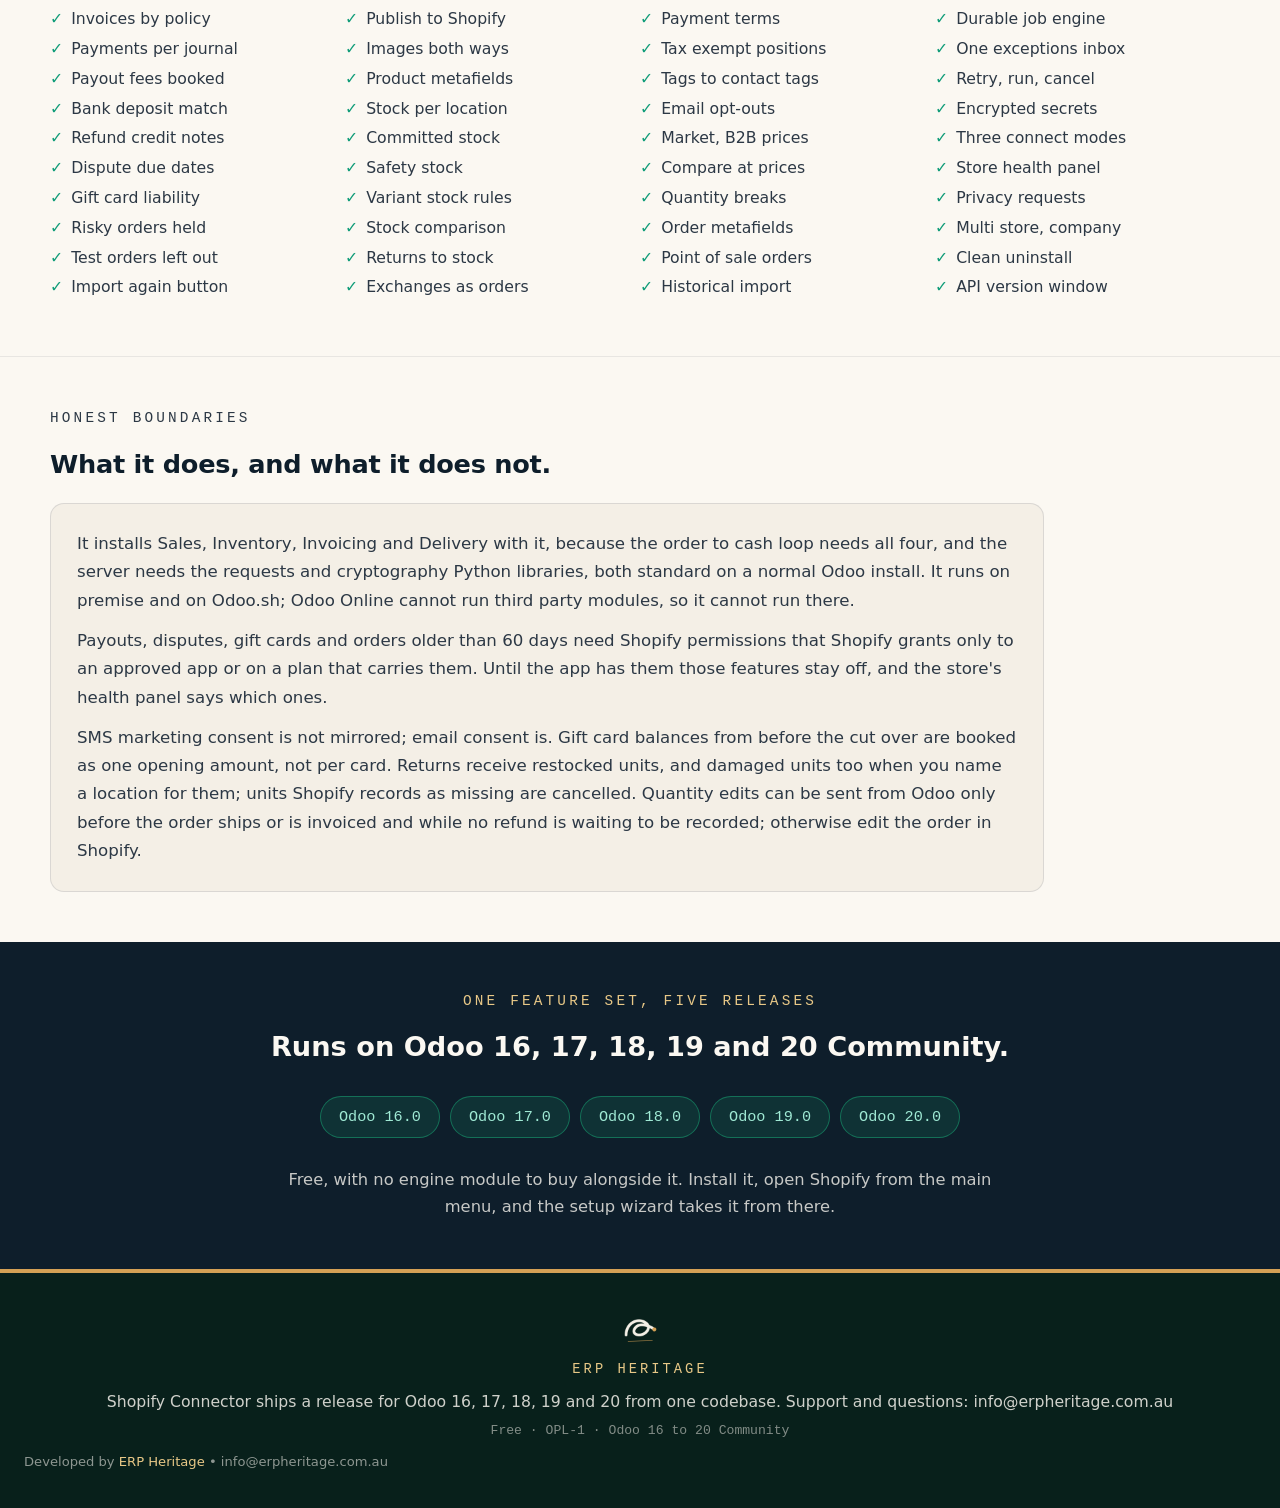
<file: eh_shopify_connector/static/description/index.html>
<!DOCTYPE html>
<html lang="en">
<head>
<meta charset="UTF-8">
<title>Shopify Connector | ERP Heritage</title>
<meta name="viewport" content="width=device-width, initial-scale=1">
<meta name="description" content="A Shopify connector for Odoo 16, 17, 18, 19 and 20 on the GraphQL Admin API: orders that become sales orders with totals checked against Shopify, stock per location, payouts reconciled with fees, refunds as credit notes, returns, B2B and customers, with signed webhooks and a durable job engine. Free, OPL-1.">
</head>
<body style="margin:0;padding:0;background-color:#FBF8F2;color:#0E1E2B;font-family:'DM Sans',-apple-system,BlinkMacSystemFont,'Segoe UI',Roboto,system-ui,sans-serif;font-size:16px;line-height:1.6;font-weight:400;">
<!-- ============================ HEADER (light) ============================ -->
<header style="background-image:linear-gradient(135deg,#FBF8F2 0%,#F4EFE6 60%,#eef4f0 100%);color:#0E1E2B;padding:56px 24px 46px 24px;border-bottom:4px solid #D4A055;">
  <div style="max-width:1180px;margin:0 auto;">
    <img src="brand_logo_ink.png" alt="ERP Heritage" style="height:58px;width:auto;display:block;">
    <div style="width:220px;height:2px;background-color:#D4A055;margin:16px 0 22px 0;"></div>
    <span style="display:inline-block;font-family:'DM Mono',ui-monospace,monospace;font-size:0.78rem;font-weight:500;letter-spacing:0.2em;text-transform:uppercase;color:#0f9c78;padding:5px 14px;border:1px solid rgba(15,156,120,0.55);border-radius:999px;background-color:#eafaf4;margin-bottom:16px;">Commerce integration</span>
    <h1 style="font-size:3.3rem;margin:6px 0 14px 0;font-weight:800;letter-spacing:-0.025em;color:#0E1E2B;line-height:1.02;">Shopify Connector</h1>
    <p style="margin:0;font-size:1.28rem;line-height:1.6;max-width:760px;color:#2C3845;font-weight:500;">Run the store in Shopify and the books in Odoo. Every Shopify order becomes a sales order with its invoice and payment, checked against the Shopify total before anything is posted.</p>
    <p style="margin:14px 0 0 0;font-size:1.06rem;line-height:1.65;max-width:820px;color:#3A4A5C;">Stock goes back per Shopify location, payouts are reconciled with their fees, refunds become credit notes, and returns, B2B price lists and customers follow. It runs on the current GraphQL Admin API with signed webhooks, scheduled polling behind them, and a job engine that shows every piece of work it does.</p>
    <div style="margin-top:26px;"><span style="display:inline-block;background-color:#0E1E2B;color:#FBF8F2;padding:9px 20px;font-size:1.05rem;font-weight:600;border-radius:999px;letter-spacing:0.02em;font-family:'DM Mono',ui-monospace,monospace;margin:5px 8px 0 0;">Free &middot; OPL-1</span><span style="display:inline-block;background-color:#eafaf4;border:1px solid #0f9c78;color:#0f9c78;padding:8px 16px;font-size:0.92rem;font-weight:600;border-radius:999px;letter-spacing:0.02em;font-family:'DM Mono',ui-monospace,monospace;margin:5px 8px 0 0;">One feature set, five releases</span><span style="display:inline-block;background-color:#fdf5e0;border:1px solid rgba(212,160,85,0.6);color:#B07E2C;padding:8px 16px;font-size:0.92rem;border-radius:999px;letter-spacing:0.02em;font-family:'DM Mono',ui-monospace,monospace;margin:5px 8px 0 0;">Odoo 16 &middot; 17 &middot; 18 &middot; 19 &middot; 20 Community</span></div>
    <p style="margin:14px 0 0 0;font-size:0.86rem;color:#6b7684;font-family:'DM Mono',ui-monospace,monospace;">Free, with no engine module or subscription to buy alongside it.</p>
    <div style="margin-top:30px;border:1px solid rgba(212,160,85,0.4);border-radius:16px;overflow:hidden;box-shadow:0 16px 40px rgba(14,30,43,0.12);background-color:#ffffff;">
      <img src="shot_hero.png" alt="Shopify orders in Odoo: each one linked to its sales order, imported and matching Shopify, with a risky order on hold and a test order left out, each with its reason" style="display:block;width:100%;height:auto;">
    </div>
  </div>
</header>
<section style="background-color:#0E1E2B;color:#FBF8F2;padding:18px 0;">
  <div style="max-width:1180px;margin:0 auto;padding:0 24px;display:table;width:100%;table-layout:fixed;box-sizing:border-box;"><div style="display:table-cell;font-family:'DM Mono',ui-monospace,monospace;font-size:0.78rem;letter-spacing:0.08em;text-transform:uppercase;color:#9fe9d4;padding:0 8px;vertical-align:middle;"><span style="display:inline-block;width:7px;height:7px;background-color:#1baf7a;border-radius:50%;margin-right:7px;vertical-align:middle;"></span>430 tests</div><div style="display:table-cell;font-family:'DM Mono',ui-monospace,monospace;font-size:0.78rem;letter-spacing:0.08em;text-transform:uppercase;color:#9fe9d4;padding:0 8px;vertical-align:middle;"><span style="display:inline-block;width:7px;height:7px;background-color:#1baf7a;border-radius:50%;margin-right:7px;vertical-align:middle;"></span>GraphQL API</div><div style="display:table-cell;font-family:'DM Mono',ui-monospace,monospace;font-size:0.78rem;letter-spacing:0.08em;text-transform:uppercase;color:#9fe9d4;padding:0 8px;vertical-align:middle;"><span style="display:inline-block;width:7px;height:7px;background-color:#1baf7a;border-radius:50%;margin-right:7px;vertical-align:middle;"></span>Signed webhooks</div><div style="display:table-cell;font-family:'DM Mono',ui-monospace,monospace;font-size:0.78rem;letter-spacing:0.08em;text-transform:uppercase;color:#9fe9d4;padding:0 8px;vertical-align:middle;"><span style="display:inline-block;width:7px;height:7px;background-color:#f7c94b;border-radius:50%;margin-right:7px;vertical-align:middle;"></span>Payouts matched</div><div style="display:table-cell;font-family:'DM Mono',ui-monospace,monospace;font-size:0.78rem;letter-spacing:0.08em;text-transform:uppercase;color:#9fe9d4;padding:0 8px;vertical-align:middle;"><span style="display:inline-block;width:7px;height:7px;background-color:#1baf7a;border-radius:50%;margin-right:7px;vertical-align:middle;"></span>No subscription</div></div>
</section>
<section style="padding:54px 0 30px 0;background-color:#FBF8F2;">
  <div style="max-width:1180px;margin:0 auto;padding:0 24px;">
<h2 style="font-size:0.9rem;text-transform:uppercase;letter-spacing:0.22em;color:#0f9c78;margin:0 0 14px 0;font-weight:500;font-family:'DM Mono',ui-monospace,monospace;">Why this connector</h2>
<h3 style="font-size:2rem;margin:0 0 16px 0;font-weight:700;color:#0E1E2B;letter-spacing:-0.01em;">A store owner should not have to check the sync.</h3>
<p style="font-size:1.14rem;color:#2C3845;margin:0 0 8px 0;max-width:900px;line-height:1.7;">Most connector trouble is quiet: an order that imported twice, a total that is a few cents out, stock that drifted, a payout nobody matched. This one is built so that none of that can happen silently. Each order is compared with the Shopify total before it is confirmed, each webhook is verified and processed once, stock is sent with Shopify's own committed quantities taken into account, and anything Odoo cannot do is stopped with the reason in a sentence and a Retry button, not buried in a log.</p>
  </div>
</section>
<section style="padding:8px 0 46px 0;background-color:#FBF8F2;">
  <div style="max-width:1180px;margin:0 auto;padding:0 24px;">
<div style="display:table;width:100%;border-collapse:separate;border-spacing:16px;"><div style="display:table-row;"><div style="display:table-cell;width:33.33%;vertical-align:top;background-image:linear-gradient(160deg,#0e2a24,#123a2e);color:#FBF8F2;border:1px solid rgba(27,175,122,0.4);padding:24px;border-radius:14px;"><div style="font-family:'DM Mono',ui-monospace,monospace;font-size:0.74rem;letter-spacing:0.18em;color:#4fd1a8;margin-bottom:10px;">Correct before fast</div><h3 style="font-size:1.18rem;font-weight:700;margin:0 0 8px 0;color:#FBF8F2;">Totals checked on every order</h3><p style="font-size:1.0rem;color:rgba(251,248,242,0.9);line-height:1.6;margin:0;">Taxes, discounts, shipping and rounding are rebuilt in Odoo and compared with the Shopify total. A mismatch stays a quotation and the Shopify order is marked Needs attention with the exact difference, never a quietly wrong invoice.</p></div><div style="display:table-cell;width:33.33%;vertical-align:top;background-color:#eafaf4;color:#0E1E2B;border:1px solid rgba(15,156,120,0.25);padding:24px;border-radius:14px;"><div style="font-family:'DM Mono',ui-monospace,monospace;font-size:0.74rem;letter-spacing:0.18em;color:#0f9c78;margin-bottom:10px;">Accounting that closes</div><h3 style="font-size:1.18rem;font-weight:700;margin:0 0 8px 0;color:#0E1E2B;">Payments and payouts that reconcile</h3><p style="font-size:1.0rem;color:#2C3845;line-height:1.6;margin:0;">Each Shopify payment is registered on the journal you choose. Payouts post their fees and settle those payments, then wait for the bank deposit that matches them, so the clearing account empties.</p></div><div style="display:table-cell;width:33.33%;vertical-align:top;background-color:#fdf5e0;color:#0E1E2B;border:1px solid rgba(212,160,85,0.35);padding:24px;border-radius:14px;"><div style="font-family:'DM Mono',ui-monospace,monospace;font-size:0.74rem;letter-spacing:0.18em;color:#B07E2C;margin-bottom:10px;">Built to be left alone</div><h3 style="font-size:1.18rem;font-weight:700;margin:0 0 8px 0;color:#0E1E2B;">Work that survives anything</h3><p style="font-size:1.0rem;color:#2C3845;line-height:1.6;margin:0;">A durable job queue survives restarts, retries with backoff, keeps each Shopify record in order and stays inside Shopify cost limits. Webhooks do the work and scheduled polling covers any gap.</p></div></div></div>
  </div>
</section>
<section style="padding:50px 0;background-color:#FBF8F2;border-top:1px solid rgba(58,74,92,0.08);">
  <div style="max-width:1180px;margin:0 auto;padding:0 24px;">
<h2 style="font-size:0.9rem;text-transform:uppercase;letter-spacing:0.22em;color:#0f9c78;margin:0 0 10px 0;font-weight:500;font-family:'DM Mono',ui-monospace,monospace;text-align:center;">Totals that match</h2>
<h3 style="font-size:1.8rem;margin:0 0 26px 0;font-weight:700;color:#0E1E2B;text-align:center;letter-spacing:-0.01em;">Every order checked against Shopify, to the cent.</h3>
<div style="max-width:1140px;margin:0 auto;text-align:center;">
  <img src="shot_parity.png" alt="A Shopify order in Odoo: total in Shopify and total in Odoo both 123.20, difference 0.00, total check Matches Shopify, with its lines, shipping and link to the sales order" style="display:block;width:auto;max-width:100%;max-height:560px;margin:0 auto;border:1px solid rgba(212,160,85,0.35);border-radius:12px;box-shadow:0 12px 34px rgba(14,30,43,0.10);">
  <p style="margin:18px auto 0 auto;max-width:820px;font-size:1.02rem;color:#2C3845;line-height:1.65;"><strong style="display:block;color:#0E1E2B;font-size:1.06rem;margin-bottom:4px;">Shopify on the left, Odoo on the right</strong>Each order keeps the Shopify total, the Odoo total and the difference side by side, with its lines, shipments, refunds and payments one click away and the sales order behind it.</p>
</div>
  </div>
</section>
<section style="padding:50px 0;background-color:#F4EFE6;">
  <div style="max-width:1180px;margin:0 auto;padding:0 24px;">
<h2 style="font-size:0.9rem;text-transform:uppercase;letter-spacing:0.22em;color:#0f9c78;margin:0 0 10px 0;font-weight:500;font-family:'DM Mono',ui-monospace,monospace;text-align:center;">Money in the bank</h2>
<h3 style="font-size:1.8rem;margin:0 0 26px 0;font-weight:700;color:#0E1E2B;text-align:center;letter-spacing:-0.01em;">Payouts reconciled, fees booked, deposits matched.</h3>
<div style="max-width:1140px;margin:0 auto;text-align:center;">
  <img src="shot_payout.png" alt="A Shopify payout in Odoo: charges, fees and net payout, a posted journal entry, and every charge settling its own Odoo payment" style="display:block;width:auto;max-width:100%;max-height:560px;margin:0 auto;border:1px solid rgba(212,160,85,0.35);border-radius:12px;box-shadow:0 12px 34px rgba(14,30,43,0.10);">
  <p style="margin:18px auto 0 auto;max-width:820px;font-size:1.02rem;color:#2C3845;line-height:1.65;"><strong style="display:block;color:#0E1E2B;font-size:1.06rem;margin-bottom:4px;">One payout, every charge accounted for</strong>Charges, refunds, adjustments and fees come from Shopify Payments. The payout posts one entry for its fees and settles each order's payment, then matches the deposit when it reaches your bank statement.</p>
</div>
  </div>
</section>
<section style="padding:50px 0 30px 0;background-color:#FBF8F2;">
  <div style="max-width:1180px;margin:0 auto;padding:0 24px;">
<h2 style="font-size:0.9rem;text-transform:uppercase;letter-spacing:0.22em;color:#0f9c78;margin:0 0 14px 0;font-weight:500;font-family:'DM Mono',ui-monospace,monospace;">What it keeps in step</h2>
<h3 style="font-size:1.9rem;margin:0 0 26px 0;font-weight:700;color:#0E1E2B;letter-spacing:-0.01em;">Everything a Shopify store runs on, kept in step with Odoo.</h3>
<div style="display:table;width:100%;border-collapse:separate;border-spacing:16px;"><div style="display:table-row;"><div style="display:table-cell;width:25.00%;vertical-align:top;background-color:#F4EFE6;color:#0E1E2B;border:1px solid rgba(58,74,92,0.14);padding:22px;border-radius:12px;"><div style="font-family:'DM Mono',ui-monospace,monospace;font-size:0.74rem;letter-spacing:0.18em;color:#B07E2C;margin-bottom:10px;">Orders</div><h3 style="font-size:1.08rem;font-weight:700;margin:0 0 8px 0;color:#0E1E2B;">Sales orders, invoices, payments</h3><p style="font-size:0.97rem;color:#2C3845;line-height:1.55;margin:0;">Orders arrive with taxes, discounts and shipping. Customers match by link, exact email or phone before a contact is created, and B2B orders keep their company and payment terms.</p></div><div style="display:table-cell;width:25.00%;vertical-align:top;background-color:#F4EFE6;color:#0E1E2B;border:1px solid rgba(58,74,92,0.14);padding:22px;border-radius:12px;"><div style="font-family:'DM Mono',ui-monospace,monospace;font-size:0.74rem;letter-spacing:0.18em;color:#B07E2C;margin-bottom:10px;">Catalogue</div><h3 style="font-size:1.08rem;font-weight:700;margin:0 0 8px 0;color:#0E1E2B;">Products linked, never guessed</h3><p style="font-size:0.97rem;color:#2C3845;line-height:1.55;margin:0;">Link existing products by SKU or barcode, create the rest from Shopify, or publish Odoo products up to Shopify, with images and mapped metafields.</p></div><div style="display:table-cell;width:25.00%;vertical-align:top;background-color:#F4EFE6;color:#0E1E2B;border:1px solid rgba(58,74,92,0.14);padding:22px;border-radius:12px;"><div style="font-family:'DM Mono',ui-monospace,monospace;font-size:0.74rem;letter-spacing:0.18em;color:#B07E2C;margin-bottom:10px;">Fulfillment</div><h3 style="font-size:1.08rem;font-weight:700;margin:0 0 8px 0;color:#0E1E2B;">Ship from Odoo or Shopify</h3><p style="font-size:0.97rem;color:#2C3845;line-height:1.55;margin:0;">Validating a delivery sends tracking to Shopify, and shipments made in Shopify come back. Stock goes out per location, with units promised to orders counted once.</p></div><div style="display:table-cell;width:25.00%;vertical-align:top;background-color:#F4EFE6;color:#0E1E2B;border:1px solid rgba(58,74,92,0.14);padding:22px;border-radius:12px;"><div style="font-family:'DM Mono',ui-monospace,monospace;font-size:0.74rem;letter-spacing:0.18em;color:#B07E2C;margin-bottom:10px;">Markets</div><h3 style="font-size:1.08rem;font-weight:700;margin:0 0 8px 0;color:#0E1E2B;">Price lists that follow Odoo</h3><p style="font-size:0.97rem;color:#2C3845;line-height:1.55;margin:0;">Market and B2B price lists take their prices from an Odoo pricelist, with compare at prices and quantity price breaks when you want them.</p></div></div></div>
  </div>
</section>
<section style="padding:50px 0;background-color:#F4EFE6;">
  <div style="max-width:1180px;margin:0 auto;padding:0 24px;">
<h2 style="font-size:0.9rem;text-transform:uppercase;letter-spacing:0.22em;color:#0f9c78;margin:0 0 10px 0;font-weight:500;font-family:'DM Mono',ui-monospace,monospace;text-align:center;">Stock that tells the truth</h2>
<h3 style="font-size:1.8rem;margin:0 0 26px 0;font-weight:700;color:#0E1E2B;text-align:center;letter-spacing:-0.01em;">Each Shopify location offered what it really holds.</h3>
<div style="max-width:1140px;margin:0 auto;text-align:center;">
  <img src="shot_stock.png" alt="Stock levels per product and Shopify location: free in Odoo, reserved for this store, committed in Shopify, what the store should offer and what Shopify offers, all in sync" style="display:block;width:auto;max-width:100%;max-height:560px;margin:0 auto;border:1px solid rgba(212,160,85,0.35);border-radius:12px;box-shadow:0 12px 34px rgba(14,30,43,0.10);">
  <p style="margin:18px auto 0 auto;max-width:820px;font-size:1.02rem;color:#2C3845;line-height:1.65;"><strong style="display:block;color:#0E1E2B;font-size:1.06rem;margin-bottom:4px;">Every unit counted once</strong>Each Shopify location maps to its own Odoo warehouse. Units Odoo already holds for imported orders are added back, then the units Shopify has committed to those same orders are taken off, so nothing is counted twice. A row that changes in Shopify while it is being sent is flagged, not overwritten.</p>
</div>
  </div>
</section>
<section style="padding:50px 0;background-color:#F4EFE6;">
  <div style="max-width:1180px;margin:0 auto;padding:0 24px;">
<h2 style="font-size:0.9rem;text-transform:uppercase;letter-spacing:0.22em;color:#0f9c78;margin:0 0 10px 0;font-weight:500;font-family:'DM Mono',ui-monospace,monospace;text-align:center;">Nothing silent</h2>
<h3 style="font-size:1.8rem;margin:0 0 26px 0;font-weight:700;color:#0E1E2B;text-align:center;letter-spacing:-0.01em;">Every piece of work is a job you can see, retry or cancel.</h3>
<div style="max-width:1140px;margin:0 auto;text-align:center;">
  <img src="shot_jobs.png" alt="The sync job list sorted by state: one order import needing attention at the top with a Retry button, and the order imports below it done in one attempt" style="display:block;width:auto;max-width:100%;max-height:560px;margin:0 auto;border:1px solid rgba(212,160,85,0.35);border-radius:12px;box-shadow:0 12px 34px rgba(14,30,43,0.10);">
  <p style="margin:18px auto 0 auto;max-width:820px;font-size:1.02rem;color:#2C3845;line-height:1.65;"><strong style="display:block;color:#0E1E2B;font-size:1.06rem;margin-bottom:4px;">The whole sync, in one list</strong>Every import, push and payout is a job with its attempts, timing and result. Jobs for the same Shopify record run in order, and failures wait in one exceptions inbox.</p>
</div>
<div style="height:34px;"></div>
<div style="max-width:1140px;margin:0 auto;text-align:center;">
  <img src="shot_exception.png" alt="A job that needs attention: the reason in plain words, the exact message that no Odoo product has the internal reference HG-SEA-19, technical details, and Retry, Run now and Cancel" style="display:block;width:auto;max-width:100%;max-height:520px;margin:0 auto;border:1px solid rgba(212,160,85,0.35);border-radius:12px;box-shadow:0 12px 34px rgba(14,30,43,0.10);">
  <p style="margin:18px auto 0 auto;max-width:820px;font-size:1.02rem;color:#2C3845;line-height:1.65;"><strong style="display:block;color:#0E1E2B;font-size:1.06rem;margin-bottom:4px;">The reason in a sentence, then Retry</strong>A problem on the Odoo side is shown as Odoo said it and is not retried eight times. Fix the cause, press Retry, and the order continues where it stopped.</p>
</div>
  </div>
</section>
<section style="padding:50px 0 30px 0;background-color:#FBF8F2;">
  <div style="max-width:1180px;margin:0 auto;padding:0 24px;">
<h2 style="font-size:0.9rem;text-transform:uppercase;letter-spacing:0.22em;color:#0f9c78;margin:0 0 14px 0;font-weight:500;font-family:'DM Mono',ui-monospace,monospace;">Beyond the order</h2>
<h3 style="font-size:1.9rem;margin:0 0 26px 0;font-weight:700;color:#0E1E2B;letter-spacing:-0.01em;">The rest of the money and the paperwork, handled too.</h3>
<div style="display:table;width:100%;border-collapse:separate;border-spacing:16px;"><div style="display:table-row;"><div style="display:table-cell;width:33.33%;vertical-align:top;background-color:#F4EFE6;color:#0E1E2B;border:1px solid rgba(58,74,92,0.14);padding:22px;border-radius:12px;"><div style="font-family:'DM Mono',ui-monospace,monospace;font-size:0.74rem;letter-spacing:0.18em;color:#B07E2C;margin-bottom:10px;">After the sale</div><h3 style="font-size:1.08rem;font-weight:700;margin:0 0 8px 0;color:#0E1E2B;">Refunds, returns and exchanges</h3><p style="font-size:0.97rem;color:#2C3845;line-height:1.55;margin:0;">Refunds become credit notes against the right invoices with their refund payments. Returns prepare return transfers and receive the units put back in stock. Exchanges become their own order.</p></div><div style="display:table-cell;width:33.33%;vertical-align:top;background-color:#F4EFE6;color:#0E1E2B;border:1px solid rgba(58,74,92,0.14);padding:22px;border-radius:12px;"><div style="font-family:'DM Mono',ui-monospace,monospace;font-size:0.74rem;letter-spacing:0.18em;color:#B07E2C;margin-bottom:10px;">Shopify Payments</div><h3 style="font-size:1.08rem;font-weight:700;margin:0 0 8px 0;color:#0E1E2B;">Disputes and gift cards</h3><p style="font-size:0.97rem;color:#2C3845;line-height:1.55;margin:0;">Chargebacks arrive with their evidence due date as a to-do. Gift cards sold are held as a liability until redeemed, and balances from before the cut over can be booked in one step.</p></div><div style="display:table-cell;width:33.33%;vertical-align:top;background-color:#F4EFE6;color:#0E1E2B;border:1px solid rgba(58,74,92,0.14);padding:22px;border-radius:12px;"><div style="font-family:'DM Mono',ui-monospace,monospace;font-size:0.74rem;letter-spacing:0.18em;color:#B07E2C;margin-bottom:10px;">Every channel</div><h3 style="font-size:1.08rem;font-weight:700;margin:0 0 8px 0;color:#0E1E2B;">History and point of sale</h3><p style="font-size:0.97rem;color:#2C3845;line-height:1.55;margin:0;">Bring in years of past orders without touching stock or re-sending anything. Shopify POS sales import with their till location and a walk in customer when none is given.</p></div></div></div>
<div style="display:table;width:100%;border-collapse:separate;border-spacing:16px;"><div style="display:table-row;"><div style="display:table-cell;width:33.33%;vertical-align:top;background-color:#F4EFE6;color:#0E1E2B;border:1px solid rgba(58,74,92,0.14);padding:22px;border-radius:12px;"><div style="font-family:'DM Mono',ui-monospace,monospace;font-size:0.74rem;letter-spacing:0.18em;color:#B07E2C;margin-bottom:10px;">Real time</div><h3 style="font-size:1.08rem;font-weight:700;margin:0 0 8px 0;color:#0E1E2B;">Webhooks with polling behind them</h3><p style="font-size:0.97rem;color:#2C3845;line-height:1.55;margin:0;">Webhooks are verified against the shop secret and stored before they are answered. Polling picks up anything a webhook missed, and subscriptions repair themselves.</p></div><div style="display:table-cell;width:33.33%;vertical-align:top;background-color:#F4EFE6;color:#0E1E2B;border:1px solid rgba(58,74,92,0.14);padding:22px;border-radius:12px;"><div style="font-family:'DM Mono',ui-monospace,monospace;font-size:0.74rem;letter-spacing:0.18em;color:#B07E2C;margin-bottom:10px;">Privacy</div><h3 style="font-size:1.08rem;font-weight:700;margin:0 0 8px 0;color:#0E1E2B;">Customer data requests answered</h3><p style="font-size:0.97rem;color:#2C3845;line-height:1.55;margin:0;">A request for a copy of customer data becomes a to-do with the records to send. An erasure clears what the connector stored and leaves your accounting intact.</p></div><div style="display:table-cell;width:33.33%;vertical-align:top;background-color:#F4EFE6;color:#0E1E2B;border:1px solid rgba(58,74,92,0.14);padding:22px;border-radius:12px;"><div style="font-family:'DM Mono',ui-monospace,monospace;font-size:0.74rem;letter-spacing:0.18em;color:#B07E2C;margin-bottom:10px;">People</div><h3 style="font-size:1.08rem;font-weight:700;margin:0 0 8px 0;color:#0E1E2B;">Rights that match the work</h3><p style="font-size:0.97rem;color:#2C3845;line-height:1.55;margin:0;">Shopify users see stores, orders and jobs and can retry failures. Managers connect stores and change mappings. A warehouse user ships a Shopify order with no Shopify rights at all.</p></div></div></div>
  </div>
</section>
<section style="padding:50px 0;background-color:#F4EFE6;border-top:1px solid rgba(58,74,92,0.08);">
  <div style="max-width:1180px;margin:0 auto;padding:0 24px;">
<h2 style="font-size:0.9rem;text-transform:uppercase;letter-spacing:0.22em;color:#0f9c78;margin:0 0 10px 0;font-weight:500;font-family:'DM Mono',ui-monospace,monospace;text-align:center;">Set up in minutes</h2>
<h3 style="font-size:1.8rem;margin:0 0 26px 0;font-weight:700;color:#0E1E2B;text-align:center;letter-spacing:-0.01em;">From install to the first order in four steps.</h3>
<div style="max-width:1140px;margin:0 auto;text-align:center;">
  <img src="shot_setup.png" alt="The Connect a Shopify Store dialog: store address, three connection methods, default warehouse, the steps to follow in Shopify, and the exact permissions to grant" style="display:block;width:auto;max-width:100%;max-height:560px;margin:0 auto;border:1px solid rgba(212,160,85,0.35);border-radius:12px;box-shadow:0 12px 34px rgba(14,30,43,0.10);">
  <p style="margin:18px auto 0 auto;max-width:820px;font-size:1.02rem;color:#2C3845;line-height:1.65;"><strong style="display:block;color:#0E1E2B;font-size:1.06rem;margin-bottom:4px;">A guided connection</strong>The wizard tells you what to do in Shopify, lists the exact permissions the app needs, checks the connection, and asks before a single order reaches your books.</p>
</div>
<div style="height:18px;"></div>
<div style="display:table;width:100%;border-collapse:separate;border-spacing:14px;"><div style="display:table-row;"><div style="display:table-cell;width:25.00%;vertical-align:top;background-color:#FBF8F2;border:1px solid rgba(58,74,92,0.14);padding:22px;border-radius:12px;"><div style="width:34px;height:34px;line-height:34px;text-align:center;border-radius:50%;background-color:#D4A055;color:#0E1E2B;font-family:'DM Mono',ui-monospace,monospace;font-weight:500;margin-bottom:12px;">1</div><h3 style="font-size:1.08rem;font-weight:700;margin:0 0 7px 0;color:#0E1E2B;">Install</h3><p style="font-size:0.97rem;color:#2C3845;line-height:1.55;margin:0;">Install the module and open Shopify from the main menu.</p></div><div style="display:table-cell;width:25.00%;vertical-align:top;background-color:#FBF8F2;border:1px solid rgba(58,74,92,0.14);padding:22px;border-radius:12px;"><div style="width:34px;height:34px;line-height:34px;text-align:center;border-radius:50%;background-color:#D4A055;color:#0E1E2B;font-family:'DM Mono',ui-monospace,monospace;font-weight:500;margin-bottom:12px;">2</div><h3 style="font-size:1.08rem;font-weight:700;margin:0 0 7px 0;color:#0E1E2B;">Connect</h3><p style="font-size:0.97rem;color:#2C3845;line-height:1.55;margin:0;">Create an app in the Shopify Dev Dashboard and paste its client ID and secret, or use an install link or an existing admin token.</p></div><div style="display:table-cell;width:25.00%;vertical-align:top;background-color:#FBF8F2;border:1px solid rgba(58,74,92,0.14);padding:22px;border-radius:12px;"><div style="width:34px;height:34px;line-height:34px;text-align:center;border-radius:50%;background-color:#D4A055;color:#0E1E2B;font-family:'DM Mono',ui-monospace,monospace;font-weight:500;margin-bottom:12px;">3</div><h3 style="font-size:1.08rem;font-weight:700;margin:0 0 7px 0;color:#0E1E2B;">Choose</h3><p style="font-size:0.97rem;color:#2C3845;line-height:1.55;margin:0;">Map Shopify locations to warehouses, pick the date orders start from, and decide how they are confirmed and invoiced.</p></div><div style="display:table-cell;width:25.00%;vertical-align:top;background-color:#FBF8F2;border:1px solid rgba(58,74,92,0.14);padding:22px;border-radius:12px;"><div style="width:34px;height:34px;line-height:34px;text-align:center;border-radius:50%;background-color:#D4A055;color:#0E1E2B;font-family:'DM Mono',ui-monospace,monospace;font-weight:500;margin-bottom:12px;">4</div><h3 style="font-size:1.08rem;font-weight:700;margin:0 0 7px 0;color:#0E1E2B;">Go live</h3><p style="font-size:0.97rem;color:#2C3845;line-height:1.55;margin:0;">Webhooks register themselves. The store's health panel names anything missing, including permissions the app still needs.</p></div></div></div>
  </div>
</section>
<section style="padding:54px 0;background-color:transparent;background-image:linear-gradient(135deg,#0a221c,#0e2a24);color:#FBF8F2;">
  <div style="max-width:1180px;margin:0 auto;padding:0 24px;">
<h2 style="font-size:0.9rem;text-transform:uppercase;letter-spacing:0.22em;color:#4fd1a8;margin:0 0 14px 0;font-weight:500;font-family:'DM Mono',ui-monospace,monospace;">Built right</h2>
<h3 style="font-size:1.9rem;margin:0 0 26px 0;font-weight:700;color:#FBF8F2;letter-spacing:-0.01em;">Correct, private and quiet by design.</h3>
<div style="display:table;width:100%;border-collapse:separate;border-spacing:18px;"><div style="display:table-row;"><div style="display:table-cell;width:33.33%;vertical-align:top;background-color:rgba(255,255,255,0.04);border:1px solid rgba(27,175,122,0.28);padding:22px;border-radius:12px;"><div style="font-family:'DM Mono',ui-monospace,monospace;font-size:0.74rem;letter-spacing:0.18em;color:#4fd1a8;margin-bottom:10px;">Once and only once</div><h3 style="font-size:1.12rem;font-weight:700;margin:0 0 8px 0;color:#FBF8F2;">Webhooks that cannot double post</h3><p style="font-size:1.0rem;color:rgba(251,248,242,0.86);line-height:1.6;margin:0;">Every delivery is checked against the shop secret, stored with its Shopify id and processed once. A webhook delivered twice, late or out of order changes nothing it should not.</p></div><div style="display:table-cell;width:33.33%;vertical-align:top;background-color:rgba(255,255,255,0.04);border:1px solid rgba(27,175,122,0.28);padding:22px;border-radius:12px;"><div style="font-family:'DM Mono',ui-monospace,monospace;font-size:0.74rem;letter-spacing:0.18em;color:#4fd1a8;margin-bottom:10px;">Sealed credentials</div><h3 style="font-size:1.12rem;font-weight:700;margin:0 0 8px 0;color:#FBF8F2;">Secrets never stored in clear</h3><p style="font-size:1.0rem;color:rgba(251,248,242,0.86);line-height:1.6;margin:0;">Client secrets and tokens are encrypted before they reach the database, with a key you can keep outside it. A key that no longer matches is reported in a sentence, not a server error.</p></div><div style="display:table-cell;width:33.33%;vertical-align:top;background-color:rgba(255,255,255,0.04);border:1px solid rgba(27,175,122,0.28);padding:22px;border-radius:12px;"><div style="font-family:'DM Mono',ui-monospace,monospace;font-size:0.74rem;letter-spacing:0.18em;color:#4fd1a8;margin-bottom:10px;">Clean to remove</div><h3 style="font-size:1.12rem;font-weight:700;margin:0 0 8px 0;color:#FBF8F2;">Uninstall removes only the connector</h3><p style="font-size:1.0rem;color:rgba(251,248,242,0.86);line-height:1.6;margin:0;">Install, upgrade, uninstall and reinstall are tested on every version. The connector's own tables and scheduled work go; sales orders, invoices, stock moves and the accounts and products it created stay with your books.</p></div></div></div>
<div style="height:10px;"></div>
<div style="display:table;width:100%;border-collapse:separate;border-spacing:18px;"><div style="display:table-row;"><div style="display:table-cell;width:33.33%;vertical-align:top;background-color:rgba(255,255,255,0.04);border:1px solid rgba(232,200,135,0.35);padding:22px;border-radius:12px;text-align:center;"><div style="font-size:2.2rem;font-weight:700;color:#4fd1a8;line-height:1.1;">430</div><div style="font-family:'DM Mono',ui-monospace,monospace;font-size:0.74rem;letter-spacing:0.14em;text-transform:uppercase;color:rgba(251,248,242,0.72);margin-top:8px;">automated tests per version</div></div><div style="display:table-cell;width:33.33%;vertical-align:top;background-color:rgba(255,255,255,0.04);border:1px solid rgba(232,200,135,0.35);padding:22px;border-radius:12px;text-align:center;"><div style="font-size:2.2rem;font-weight:700;color:#4fd1a8;line-height:1.1;">328</div><div style="font-family:'DM Mono',ui-monospace,monospace;font-size:0.74rem;letter-spacing:0.14em;text-transform:uppercase;color:rgba(251,248,242,0.72);margin-top:8px;">GraphQL checks against four Shopify API versions</div></div><div style="display:table-cell;width:33.33%;vertical-align:top;background-color:rgba(255,255,255,0.04);border:1px solid rgba(232,200,135,0.35);padding:22px;border-radius:12px;text-align:center;"><div style="font-size:2.2rem;font-weight:700;color:#4fd1a8;line-height:1.1;">1</div><div style="font-family:'DM Mono',ui-monospace,monospace;font-size:0.74rem;letter-spacing:0.14em;text-transform:uppercase;color:rgba(251,248,242,0.72);margin-top:8px;">Shopify read per typical order</div></div></div></div>
<p style="font-size:1.0rem;color:rgba(251,248,242,0.78);margin:22px 0 0 0;max-width:900px;line-height:1.65;">Every release installs and passes its full suite on Odoo 16, 17, 18, 19 and 20 Community in a fresh database with only its own dependencies, and every GraphQL document it sends is validated against Shopify Admin API <span style="white-space:nowrap;">2026-01</span>, <span style="white-space:nowrap;">2026-04</span>, <span style="white-space:nowrap;">2026-07</span> and the <span style="white-space:nowrap;">2026-10</span> release candidate. An order of up to 20 lines with its invoice and payment costs one Shopify read, and the database work per order stayed flat from the first order of a 500 order run to the last.</p>
  </div>
</section>
<section style="padding:54px 0;background-color:#FBF8F2;">
  <div style="max-width:1180px;margin:0 auto;padding:0 24px;">
<h2 style="font-size:0.9rem;text-transform:uppercase;letter-spacing:0.22em;color:#0f9c78;margin:0 0 14px 0;font-weight:500;font-family:'DM Mono',ui-monospace,monospace;">Everything included</h2>
<h3 style="font-size:1.9rem;margin:0 0 28px 0;font-weight:700;color:#0E1E2B;letter-spacing:-0.01em;">Free. No editions, no add-ons, no paid dependencies.</h3>
<div style="display:table;width:100%;table-layout:fixed;border-spacing:0;"><div style="display:table-cell;width:25%;vertical-align:top;padding-right:18px;"><div style="font-family:'DM Mono',ui-monospace,monospace;font-size:0.72rem;letter-spacing:0.16em;color:#B07E2C;text-transform:uppercase;margin-bottom:12px;">Orders and money</div><div style="font-size:0.98rem;color:#2C3845;line-height:1.9;"><div><span style="color:#0f9c78;font-weight:700;margin-right:8px;">&#10003;</span>Sales orders</div><div><span style="color:#0f9c78;font-weight:700;margin-right:8px;">&#10003;</span>Totals checked</div><div><span style="color:#0f9c78;font-weight:700;margin-right:8px;">&#10003;</span>Invoices by policy</div><div><span style="color:#0f9c78;font-weight:700;margin-right:8px;">&#10003;</span>Payments per journal</div><div><span style="color:#0f9c78;font-weight:700;margin-right:8px;">&#10003;</span>Payout fees booked</div><div><span style="color:#0f9c78;font-weight:700;margin-right:8px;">&#10003;</span>Bank deposit match</div><div><span style="color:#0f9c78;font-weight:700;margin-right:8px;">&#10003;</span>Refund credit notes</div><div><span style="color:#0f9c78;font-weight:700;margin-right:8px;">&#10003;</span>Dispute due dates</div><div><span style="color:#0f9c78;font-weight:700;margin-right:8px;">&#10003;</span>Gift card liability</div><div><span style="color:#0f9c78;font-weight:700;margin-right:8px;">&#10003;</span>Risky orders held</div><div><span style="color:#0f9c78;font-weight:700;margin-right:8px;">&#10003;</span>Test orders left out</div><div><span style="color:#0f9c78;font-weight:700;margin-right:8px;">&#10003;</span>Import again button</div></div></div><div style="display:table-cell;width:25%;vertical-align:top;padding-right:18px;"><div style="font-family:'DM Mono',ui-monospace,monospace;font-size:0.72rem;letter-spacing:0.16em;color:#B07E2C;text-transform:uppercase;margin-bottom:12px;">Catalogue and stock</div><div style="font-size:0.98rem;color:#2C3845;line-height:1.9;"><div><span style="color:#0f9c78;font-weight:700;margin-right:8px;">&#10003;</span>Link by SKU, barcode</div><div><span style="color:#0f9c78;font-weight:700;margin-right:8px;">&#10003;</span>Create from Shopify</div><div><span style="color:#0f9c78;font-weight:700;margin-right:8px;">&#10003;</span>Publish to Shopify</div><div><span style="color:#0f9c78;font-weight:700;margin-right:8px;">&#10003;</span>Images both ways</div><div><span style="color:#0f9c78;font-weight:700;margin-right:8px;">&#10003;</span>Product metafields</div><div><span style="color:#0f9c78;font-weight:700;margin-right:8px;">&#10003;</span>Stock per location</div><div><span style="color:#0f9c78;font-weight:700;margin-right:8px;">&#10003;</span>Committed stock</div><div><span style="color:#0f9c78;font-weight:700;margin-right:8px;">&#10003;</span>Safety stock</div><div><span style="color:#0f9c78;font-weight:700;margin-right:8px;">&#10003;</span>Variant stock rules</div><div><span style="color:#0f9c78;font-weight:700;margin-right:8px;">&#10003;</span>Stock comparison</div><div><span style="color:#0f9c78;font-weight:700;margin-right:8px;">&#10003;</span>Returns to stock</div><div><span style="color:#0f9c78;font-weight:700;margin-right:8px;">&#10003;</span>Exchanges as orders</div></div></div><div style="display:table-cell;width:25%;vertical-align:top;padding-right:18px;"><div style="font-family:'DM Mono',ui-monospace,monospace;font-size:0.72rem;letter-spacing:0.16em;color:#B07E2C;text-transform:uppercase;margin-bottom:12px;">Customers and markets</div><div style="font-size:0.98rem;color:#2C3845;line-height:1.9;"><div><span style="color:#0f9c78;font-weight:700;margin-right:8px;">&#10003;</span>Customers matched</div><div><span style="color:#0f9c78;font-weight:700;margin-right:8px;">&#10003;</span>B2B companies</div><div><span style="color:#0f9c78;font-weight:700;margin-right:8px;">&#10003;</span>Payment terms</div><div><span style="color:#0f9c78;font-weight:700;margin-right:8px;">&#10003;</span>Tax exempt positions</div><div><span style="color:#0f9c78;font-weight:700;margin-right:8px;">&#10003;</span>Tags to contact tags</div><div><span style="color:#0f9c78;font-weight:700;margin-right:8px;">&#10003;</span>Email opt-outs</div><div><span style="color:#0f9c78;font-weight:700;margin-right:8px;">&#10003;</span>Market, B2B prices</div><div><span style="color:#0f9c78;font-weight:700;margin-right:8px;">&#10003;</span>Compare at prices</div><div><span style="color:#0f9c78;font-weight:700;margin-right:8px;">&#10003;</span>Quantity breaks</div><div><span style="color:#0f9c78;font-weight:700;margin-right:8px;">&#10003;</span>Order metafields</div><div><span style="color:#0f9c78;font-weight:700;margin-right:8px;">&#10003;</span>Point of sale orders</div><div><span style="color:#0f9c78;font-weight:700;margin-right:8px;">&#10003;</span>Historical import</div></div></div><div style="display:table-cell;width:25%;vertical-align:top;padding-right:18px;"><div style="font-family:'DM Mono',ui-monospace,monospace;font-size:0.72rem;letter-spacing:0.16em;color:#B07E2C;text-transform:uppercase;margin-bottom:12px;">Control and safety</div><div style="font-size:0.98rem;color:#2C3845;line-height:1.9;"><div><span style="color:#0f9c78;font-weight:700;margin-right:8px;">&#10003;</span>Signed webhooks</div><div><span style="color:#0f9c78;font-weight:700;margin-right:8px;">&#10003;</span>Polling fallback</div><div><span style="color:#0f9c78;font-weight:700;margin-right:8px;">&#10003;</span>Durable job engine</div><div><span style="color:#0f9c78;font-weight:700;margin-right:8px;">&#10003;</span>One exceptions inbox</div><div><span style="color:#0f9c78;font-weight:700;margin-right:8px;">&#10003;</span>Retry, run, cancel</div><div><span style="color:#0f9c78;font-weight:700;margin-right:8px;">&#10003;</span>Encrypted secrets</div><div><span style="color:#0f9c78;font-weight:700;margin-right:8px;">&#10003;</span>Three connect modes</div><div><span style="color:#0f9c78;font-weight:700;margin-right:8px;">&#10003;</span>Store health panel</div><div><span style="color:#0f9c78;font-weight:700;margin-right:8px;">&#10003;</span>Privacy requests</div><div><span style="color:#0f9c78;font-weight:700;margin-right:8px;">&#10003;</span>Multi store, company</div><div><span style="color:#0f9c78;font-weight:700;margin-right:8px;">&#10003;</span>Clean uninstall</div><div><span style="color:#0f9c78;font-weight:700;margin-right:8px;">&#10003;</span>API version window</div></div></div></div>
  </div>
</section>
<section style="padding:50px 0;background-color:#FBF8F2;border-top:1px solid rgba(58,74,92,0.1);">
  <div style="max-width:1180px;margin:0 auto;padding:0 24px;">
<h2 style="font-size:0.9rem;text-transform:uppercase;letter-spacing:0.22em;color:#2C3845;margin:0 0 14px 0;font-weight:500;font-family:'DM Mono',ui-monospace,monospace;">Honest boundaries</h2>
<h3 style="font-size:1.6rem;margin:0 0 18px 0;font-weight:600;color:#0E1E2B;letter-spacing:-0.01em;">What it does, and what it does not.</h3>
<div style="background-color:#F4EFE6;border:1px solid rgba(58,74,92,0.14);border-radius:14px;padding:26px;max-width:940px;"><p style="font-size:1.04rem;line-height:1.7;color:#2C3845;margin:0 0 12px 0;">It installs Sales, Inventory, Invoicing and Delivery with it, because the order to cash loop needs all four, and the server needs the requests and cryptography Python libraries, both standard on a normal Odoo install. It runs on premise and on Odoo.sh; Odoo Online cannot run third party modules, so it cannot run there.</p><p style="font-size:1.04rem;line-height:1.7;color:#2C3845;margin:0 0 12px 0;">Payouts, disputes, gift cards and orders older than 60 days need Shopify permissions that Shopify grants only to an approved app or on a plan that carries them. Until the app has them those features stay off, and the store's health panel says which ones.</p><p style="font-size:1.04rem;line-height:1.7;color:#2C3845;margin:0;">SMS marketing consent is not mirrored; email consent is. Gift card balances from before the cut over are booked as one opening amount, not per card. Returns receive restocked units, and damaged units too when you name a location for them; units Shopify records as missing are cancelled. Quantity edits can be sent from Odoo only before the order ships or is invoiced and while no refund is waiting to be recorded; otherwise edit the order in Shopify.</p></div>
  </div>
</section>
<section style="padding:48px 0;background-color:#0E1E2B;color:#FBF8F2;text-align:center;">
  <div style="max-width:1180px;margin:0 auto;padding:0 24px;">
    <h2 style="font-size:0.9rem;text-transform:uppercase;letter-spacing:0.22em;color:#E8C887;margin:0 0 12px 0;font-weight:500;font-family:'DM Mono',ui-monospace,monospace;">One feature set, five releases</h2>
    <h3 style="font-size:1.7rem;margin:0 0 22px 0;font-weight:700;color:#FBF8F2;">Runs on Odoo 16, 17, 18, 19 and 20 Community.</h3>
    <div><span style="display:inline-block;background-color:rgba(27,175,122,0.14);border:1px solid rgba(27,175,122,0.5);color:#9fe9d4;padding:8px 18px;border-radius:999px;font-family:'DM Mono',ui-monospace,monospace;font-size:0.95rem;margin:5px;">Odoo 16.0</span><span style="display:inline-block;background-color:rgba(27,175,122,0.14);border:1px solid rgba(27,175,122,0.5);color:#9fe9d4;padding:8px 18px;border-radius:999px;font-family:'DM Mono',ui-monospace,monospace;font-size:0.95rem;margin:5px;">Odoo 17.0</span><span style="display:inline-block;background-color:rgba(27,175,122,0.14);border:1px solid rgba(27,175,122,0.5);color:#9fe9d4;padding:8px 18px;border-radius:999px;font-family:'DM Mono',ui-monospace,monospace;font-size:0.95rem;margin:5px;">Odoo 18.0</span><span style="display:inline-block;background-color:rgba(27,175,122,0.14);border:1px solid rgba(27,175,122,0.5);color:#9fe9d4;padding:8px 18px;border-radius:999px;font-family:'DM Mono',ui-monospace,monospace;font-size:0.95rem;margin:5px;">Odoo 19.0</span><span style="display:inline-block;background-color:rgba(27,175,122,0.14);border:1px solid rgba(27,175,122,0.5);color:#9fe9d4;padding:8px 18px;border-radius:999px;font-family:'DM Mono',ui-monospace,monospace;font-size:0.95rem;margin:5px;">Odoo 20.0</span></div>
    <p style="font-size:1.02rem;color:rgba(251,248,242,0.78);margin:24px auto 0 auto;max-width:720px;line-height:1.65;">Free, with no engine module to buy alongside it. Install it, open Shopify from the main menu, and the setup wizard takes it from there.</p>
  </div>
</section>
<!-- ============================ FOOTER ============================ -->
<footer style="background-color:#08201b;color:#FBF8F2;padding:36px 24px;border-top:4px solid #D4A055;">
  <div style="max-width:1180px;margin:0 auto;text-align:center;">
    <div style="margin-bottom:10px;">
      <img src="mark_white.png" alt="ERP Heritage" style="height:40px;width:auto;display:inline-block;vertical-align:middle;">
    </div>
    <div style="font-family:'DM Mono',ui-monospace,monospace;font-size:0.86rem;letter-spacing:0.22em;text-transform:uppercase;color:#E8C887;margin-bottom:8px;">ERP Heritage</div>
    <p style="font-size:0.98rem;color:rgba(251,248,242,0.82);margin:0 0 6px 0;">Shopify Connector ships a release for Odoo 16, 17, 18, 19 and 20 from one codebase. Support and questions: info@erpheritage.com.au</p>
    <p style="font-size:0.82rem;color:rgba(251,248,242,0.5);margin:0 0 10px 0;font-family:'DM Mono',ui-monospace,monospace;">Free &middot; OPL-1 &middot; Odoo 16 to 20 Community</p>
  </div>
<!-- EH_SEO_START -->
    <p style="font-size:0.82rem;color:rgba(251,248,242,0.55);margin:0;">Developed by <span style="color:#E8C887;">ERP Heritage</span> &bull; info@erpheritage.com.au</p>
    <!-- EH_SEO_END -->
</footer>
</body>
</html>
</file>
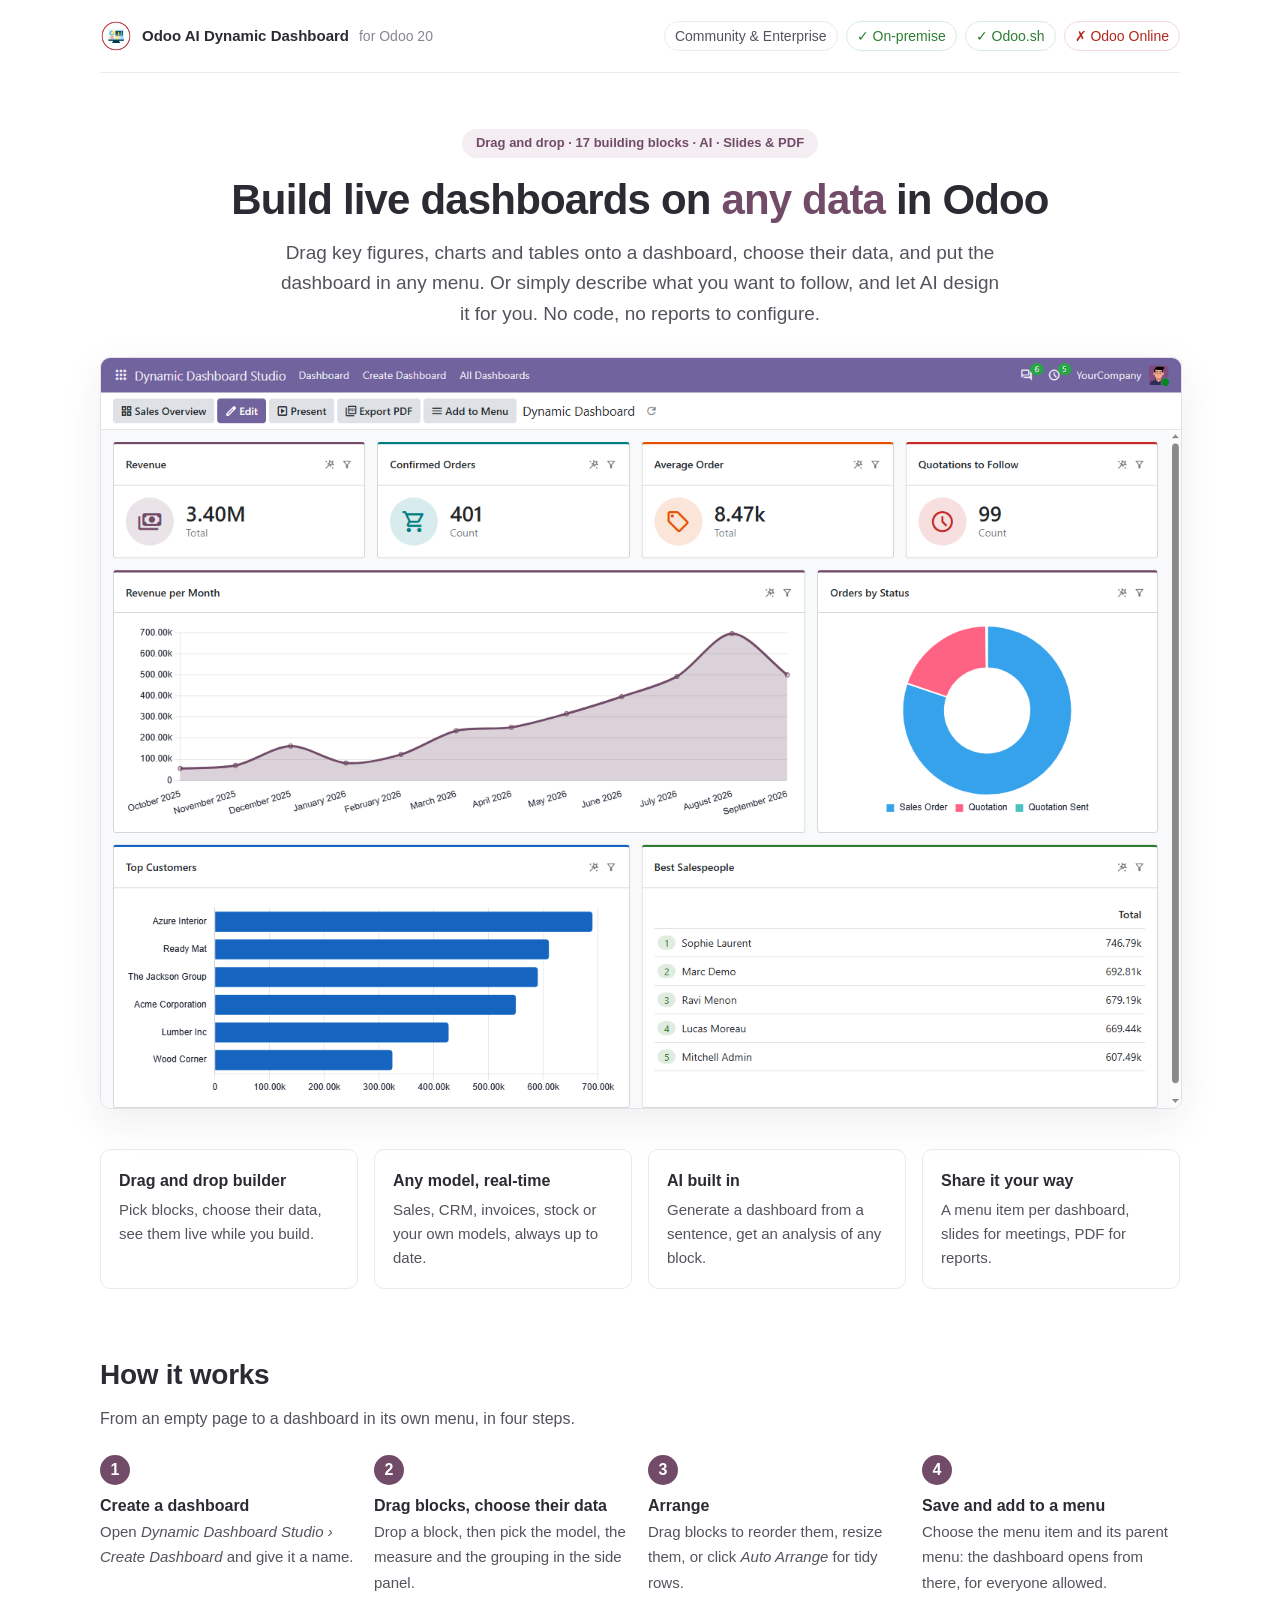
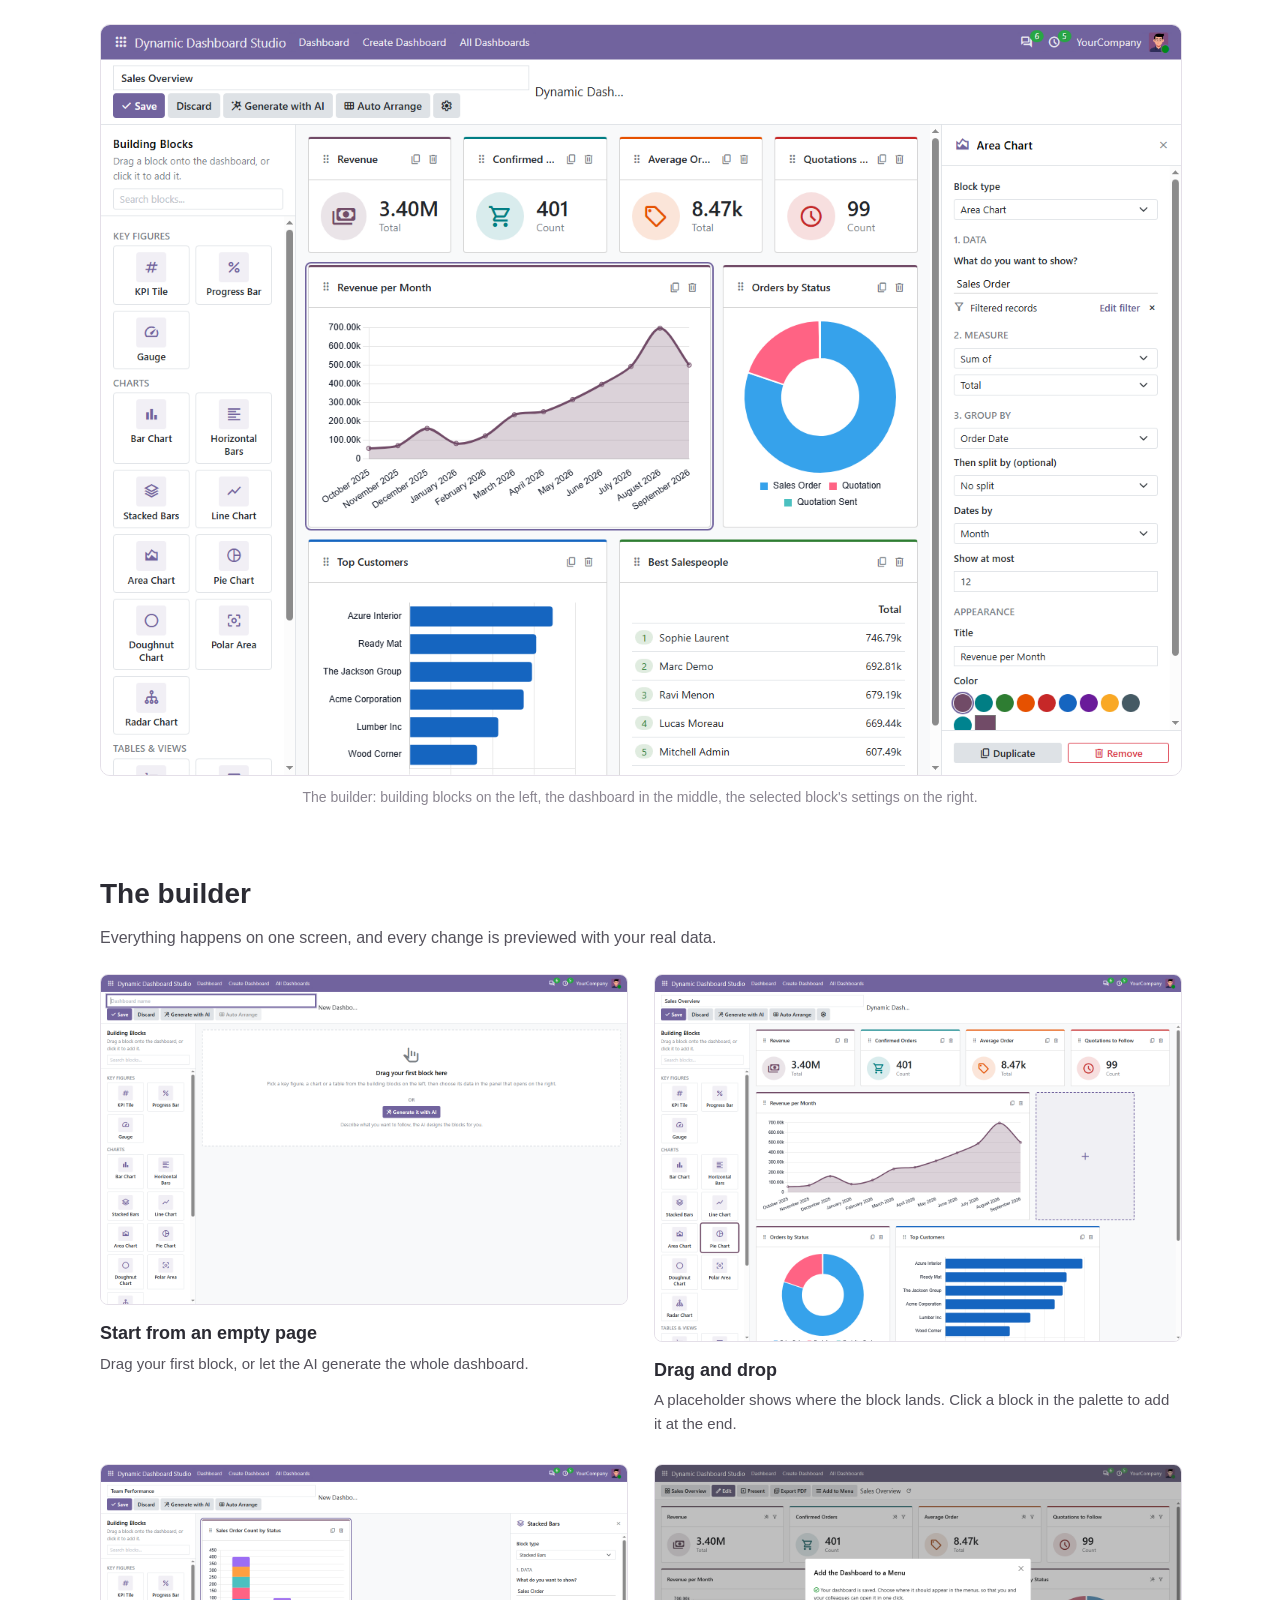
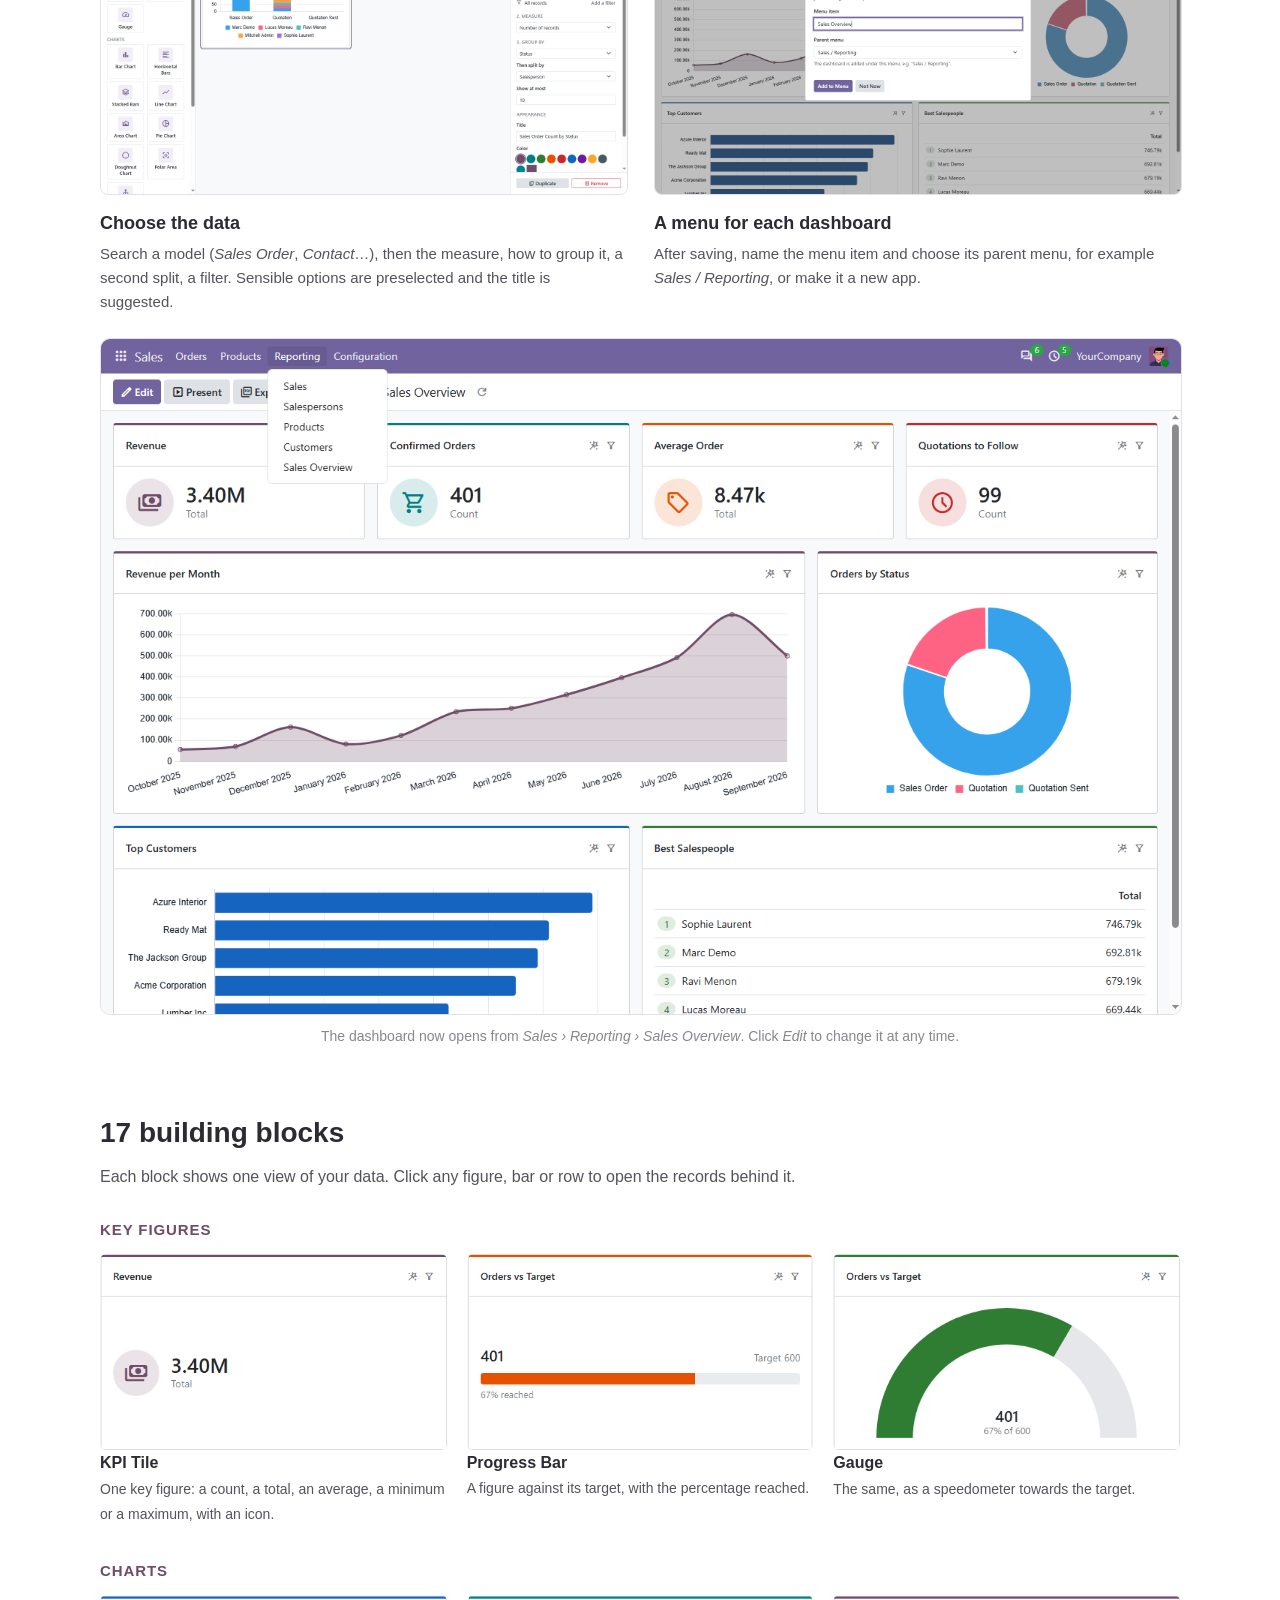
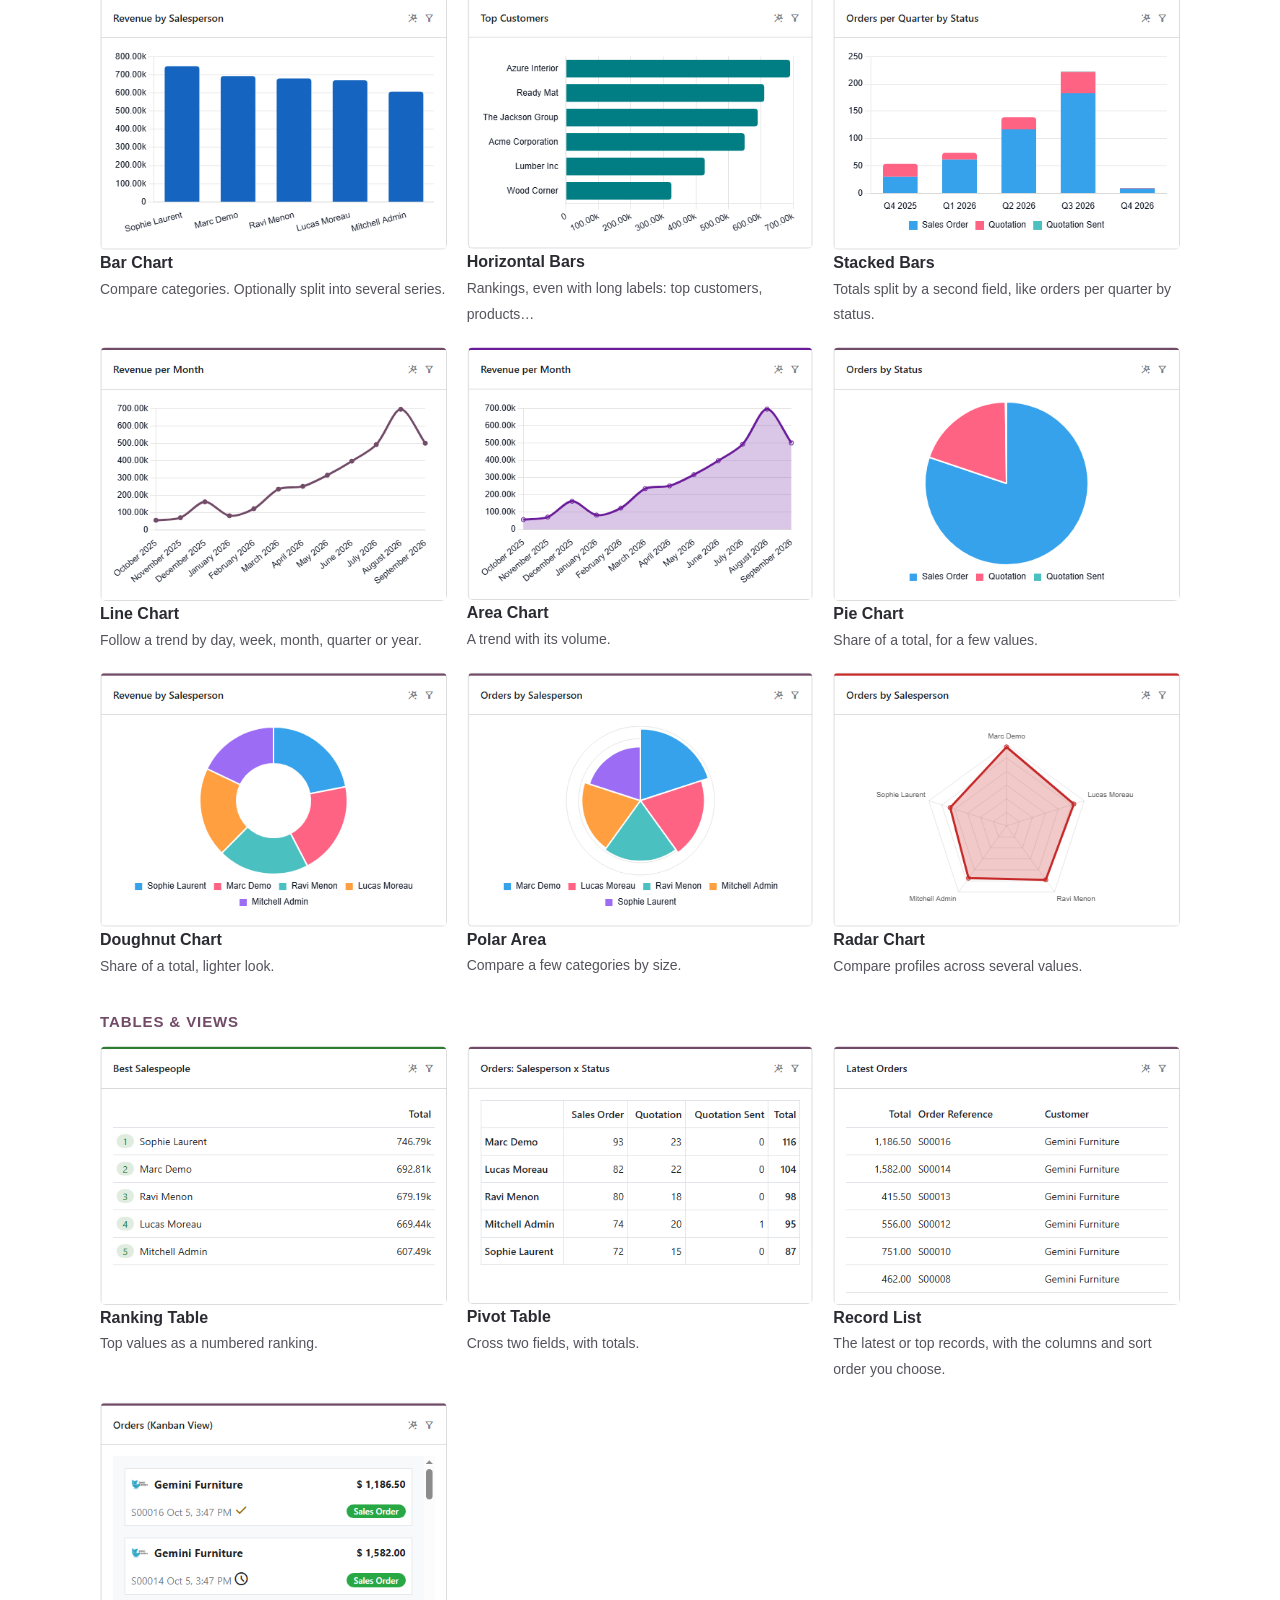
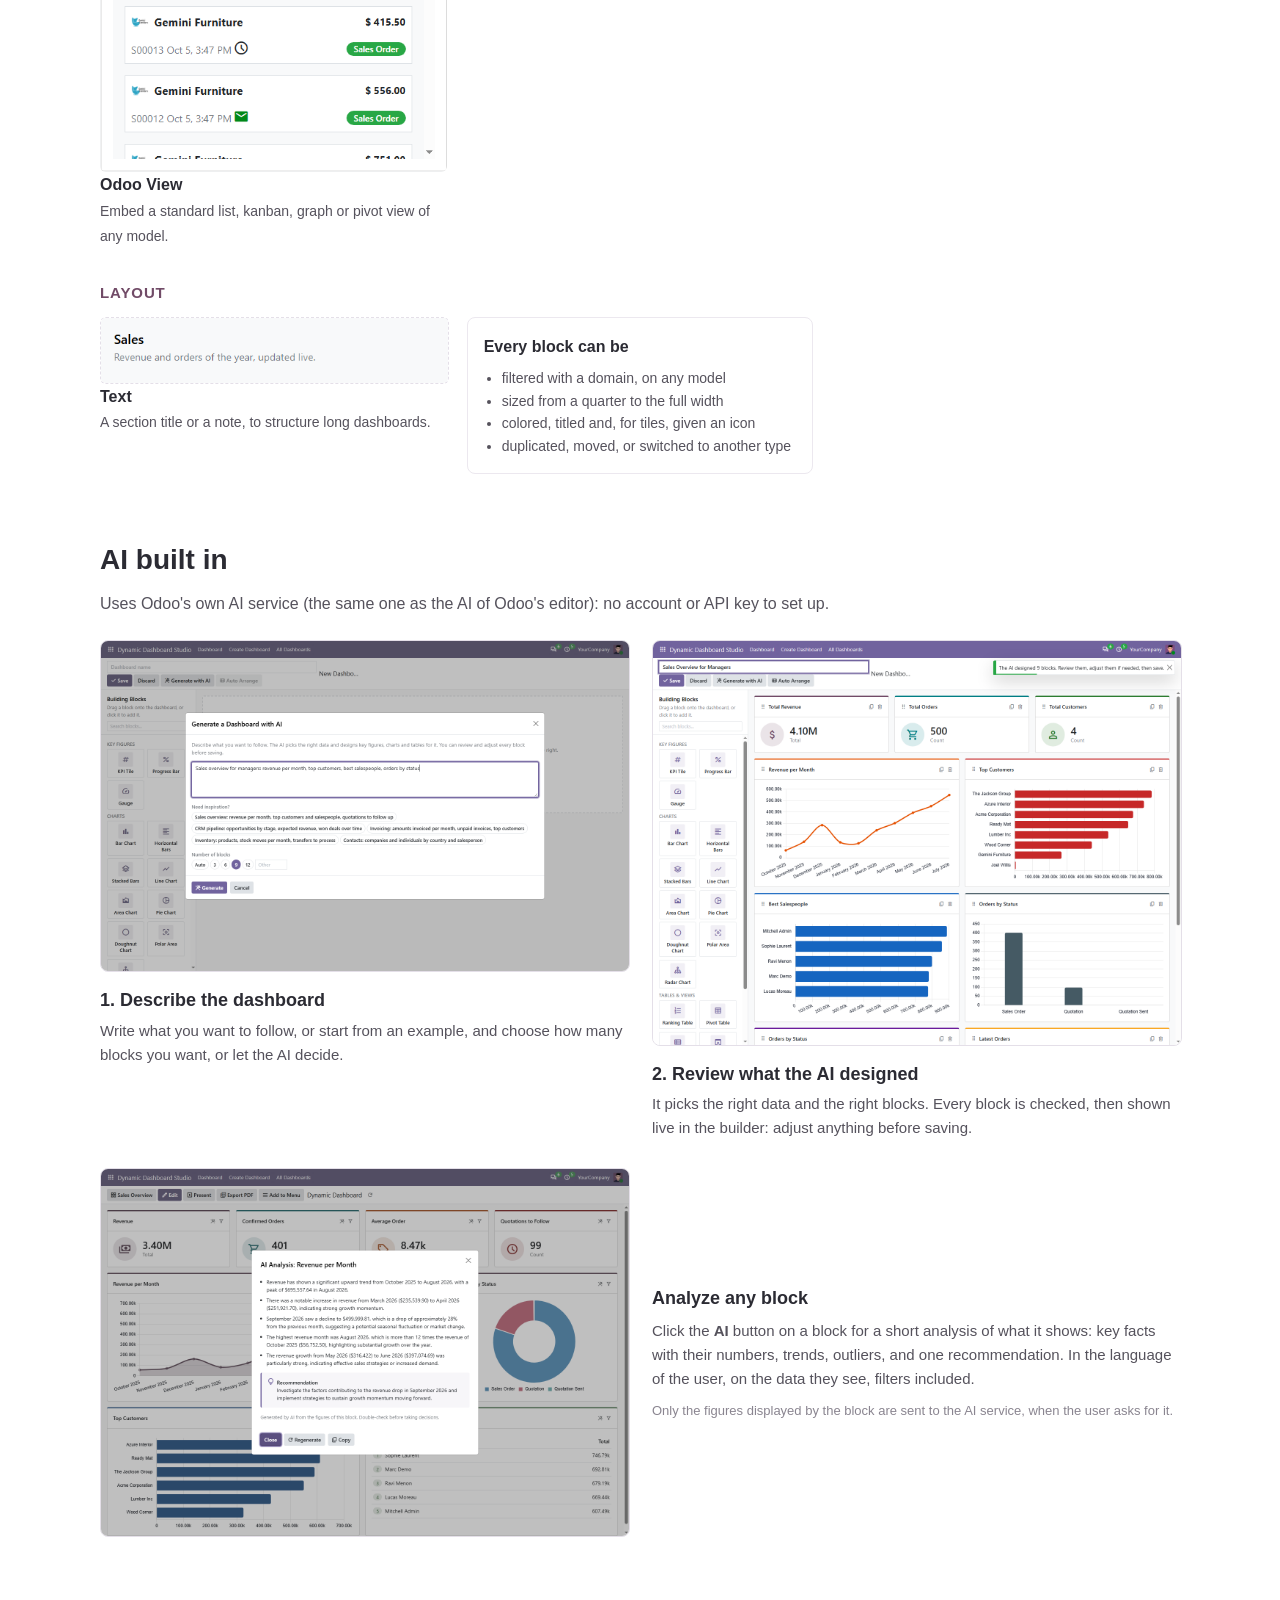
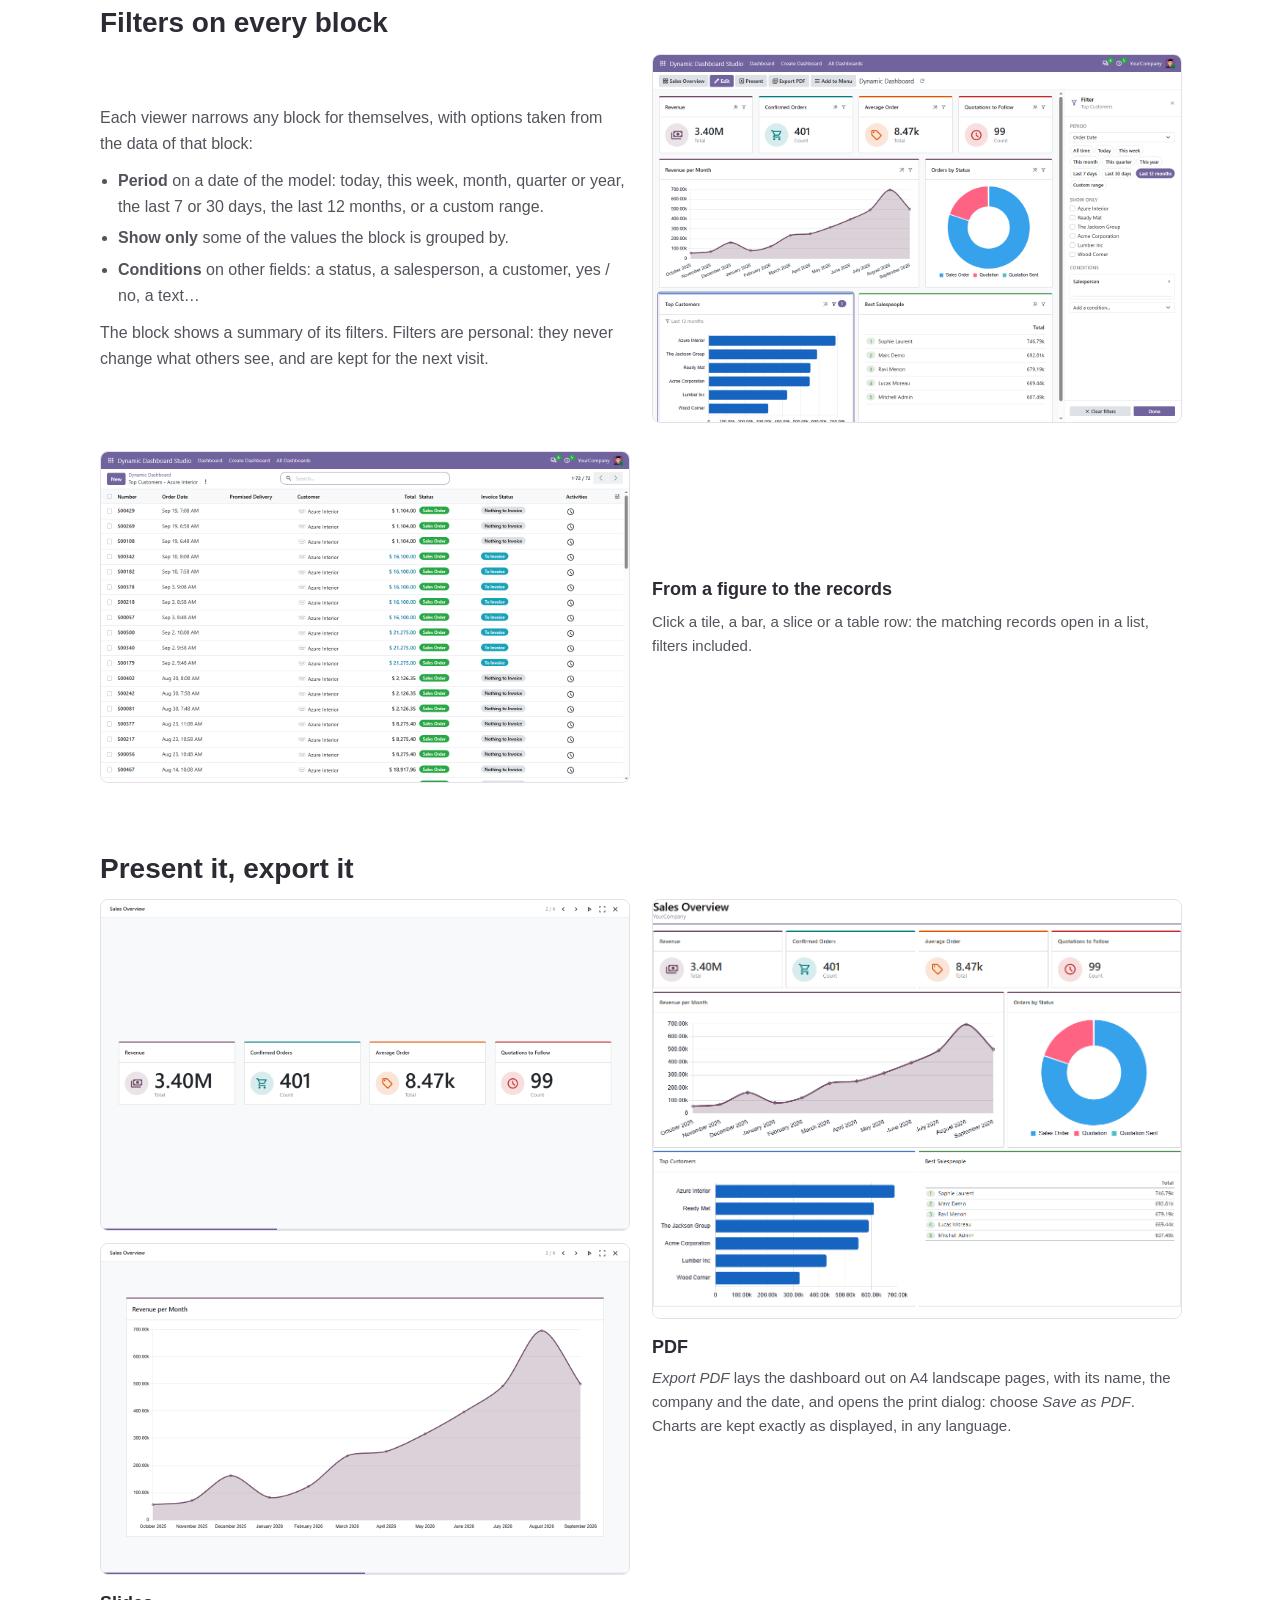
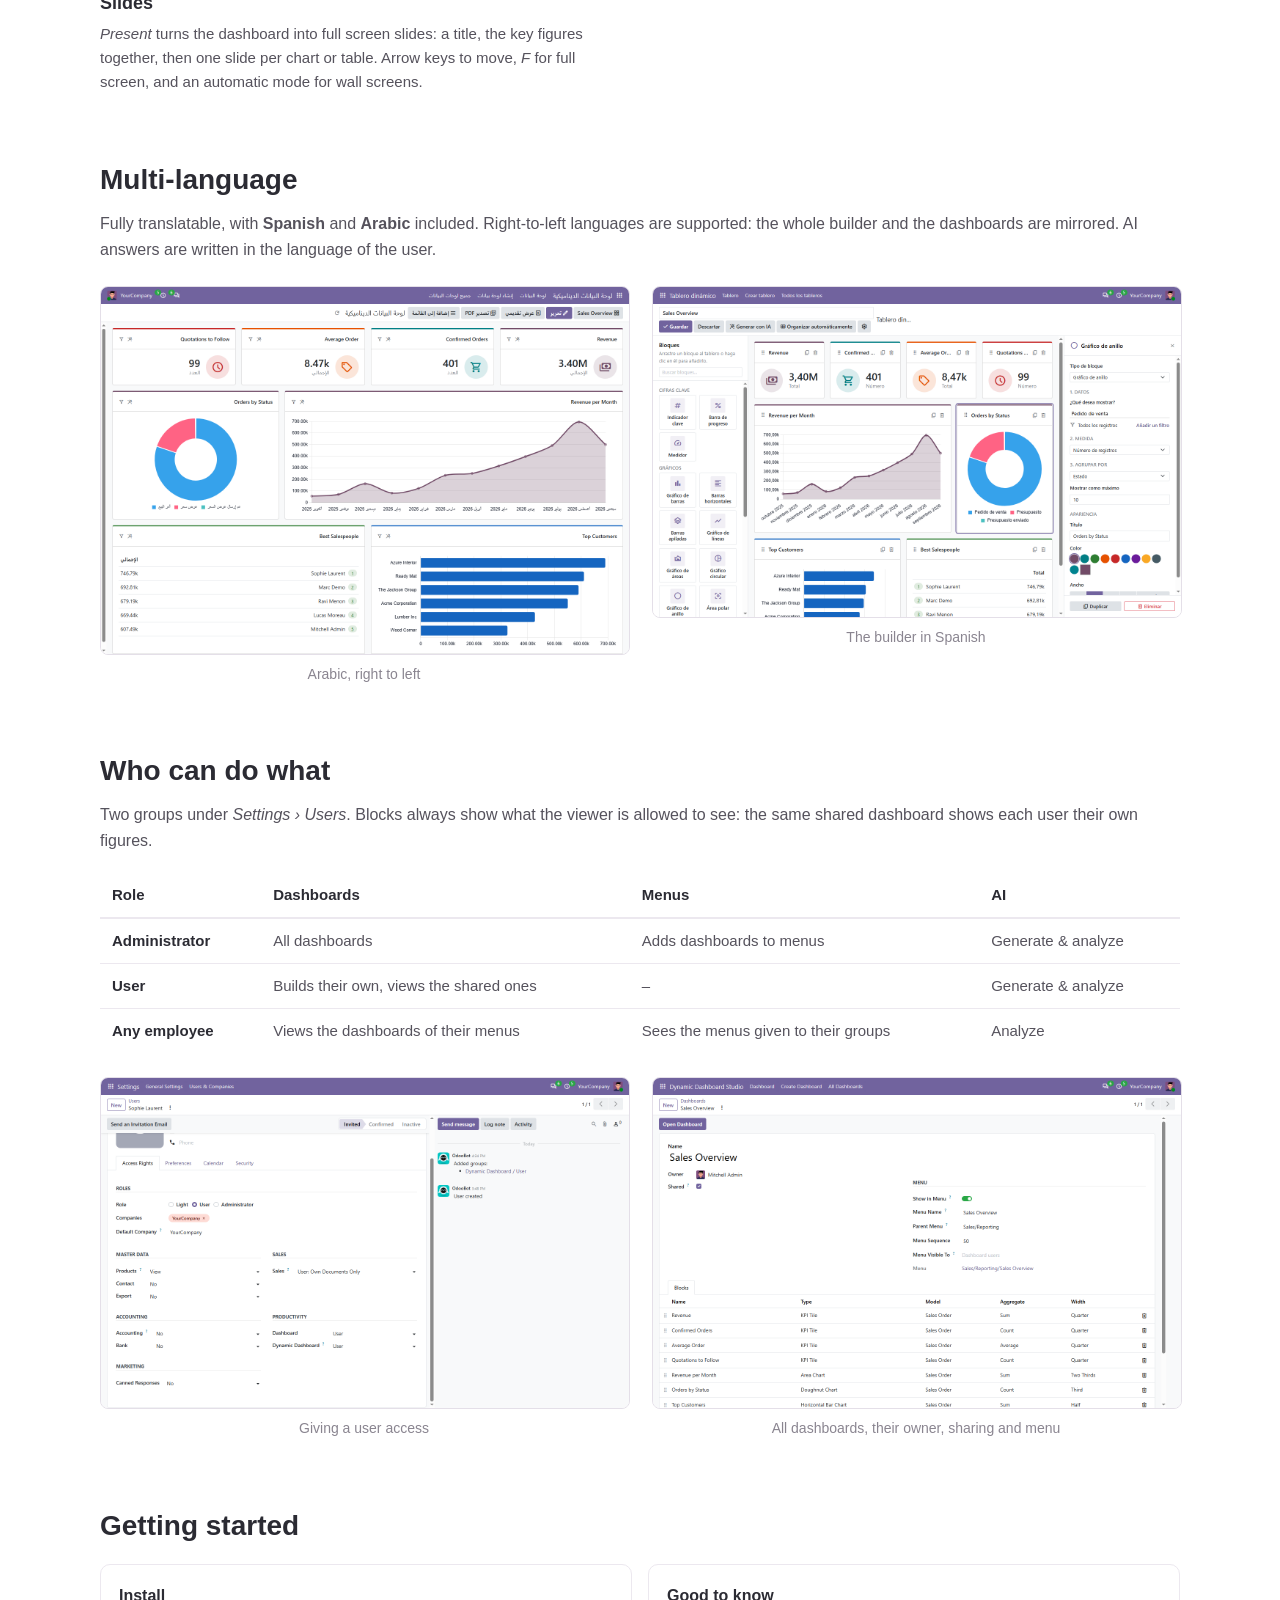
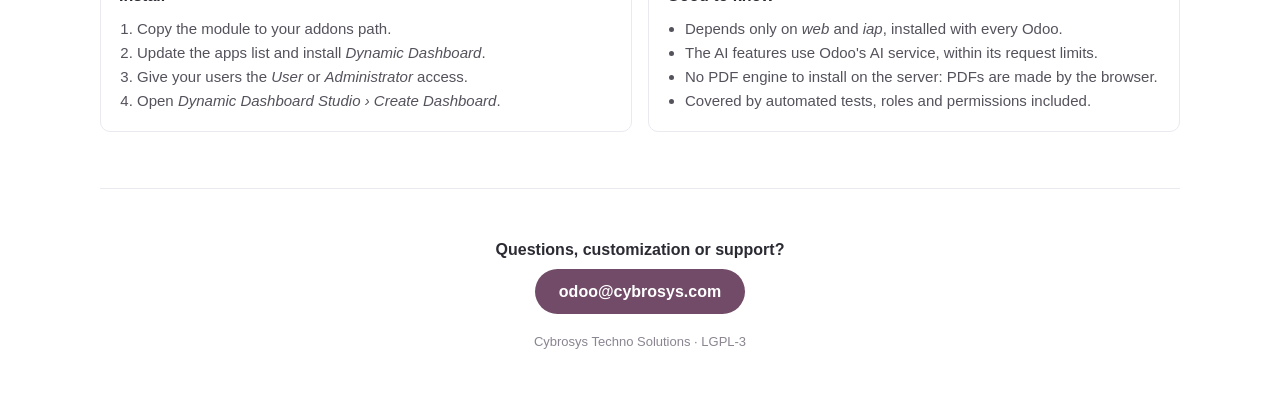
<file: odoo_dynamic_dashboard/static/description/index.html>
<!DOCTYPE html>
<html lang="en">
<head>
    <meta charset="UTF-8"/>
    <meta name="viewport" content="width=device-width, initial-scale=1.0"/>
    <title>Odoo AI Dynamic Dashboard</title>
</head>
<body style="margin:0;background:#ffffff;color:#2b2b33;font-family:-apple-system,'Segoe UI',Roboto,'Helvetica Neue',Arial,sans-serif;line-height:1.6;">
<div style="max-width:1080px;margin:0 auto;padding:0 20px;">

    <!-- Header -->
    <div style="display:flex;flex-wrap:wrap;justify-content:space-between;align-items:center;gap:12px;padding:20px 0;border-bottom:1px solid #ece8ef;font-size:14px;">
        <div style="display:flex;align-items:center;gap:10px;">
            <img src="./icon.png" alt="" width="32" height="32" style="border-radius:7px;"/>
            <strong style="font-size:15px;">Odoo AI Dynamic Dashboard</strong>
            <span style="color:#8a8590;">for Odoo 20</span>
        </div>
        <div style="display:flex;flex-wrap:wrap;gap:8px;color:#55525c;">
            <span style="padding:3px 10px;border:1px solid #ece8ef;border-radius:20px;">Community &amp; Enterprise</span>
            <span style="padding:3px 10px;border:1px solid #d6eedd;border-radius:20px;color:#2e7d32;">&#10003; On-premise</span>
            <span style="padding:3px 10px;border:1px solid #d6eedd;border-radius:20px;color:#2e7d32;">&#10003; Odoo.sh</span>
            <span style="padding:3px 10px;border:1px solid #f3d9d9;border-radius:20px;color:#b3261e;">&#10007; Odoo Online</span>
        </div>
    </div>

    <!-- Hero -->
    <div style="text-align:center;padding:56px 0 28px;">
        <div style="display:inline-block;padding:4px 14px;border-radius:20px;background:#f4eef3;color:#714b67;font-size:13px;font-weight:600;margin-bottom:18px;">
            Drag and drop &middot; 17 building blocks &middot; AI &middot; Slides &amp; PDF
        </div>
        <h1 style="font-size:42px;line-height:1.15;margin:0 0 14px;font-weight:700;letter-spacing:-0.02em;">
            Build live dashboards on <span style="color:#714b67;">any data</span> in Odoo
        </h1>
        <p style="font-size:19px;color:#55525c;max-width:720px;margin:0 auto;">
            Drag key figures, charts and tables onto a dashboard, choose their data, and put the dashboard
            in any menu. Or simply describe what you want to follow, and let AI design it for you.
            No code, no reports to configure.
        </p>
    </div>
    <img src="./assets/screenshots/dashboard.png" alt="A sales dashboard built with Dynamic Dashboard Studio"
         style="display:block;width:100%;border:1px solid #e4dfe8;border-radius:10px;box-shadow:0 12px 40px rgba(43,43,51,.08);"/>

    <!-- At a glance -->
    <div style="display:grid;grid-template-columns:repeat(auto-fit,minmax(min(220px,100%),1fr));gap:16px;margin:40px 0 8px;">
        <div style="padding:18px;border:1px solid #ece8ef;border-radius:10px;">
            <div style="font-weight:700;margin-bottom:4px;">Drag and drop builder</div>
            <div style="color:#55525c;font-size:15px;">Pick blocks, choose their data, see them live while you build.</div>
        </div>
        <div style="padding:18px;border:1px solid #ece8ef;border-radius:10px;">
            <div style="font-weight:700;margin-bottom:4px;">Any model, real-time</div>
            <div style="color:#55525c;font-size:15px;">Sales, CRM, invoices, stock or your own models, always up to date.</div>
        </div>
        <div style="padding:18px;border:1px solid #ece8ef;border-radius:10px;">
            <div style="font-weight:700;margin-bottom:4px;">AI built in</div>
            <div style="color:#55525c;font-size:15px;">Generate a dashboard from a sentence, get an analysis of any block.</div>
        </div>
        <div style="padding:18px;border:1px solid #ece8ef;border-radius:10px;">
            <div style="font-weight:700;margin-bottom:4px;">Share it your way</div>
            <div style="color:#55525c;font-size:15px;">A menu item per dashboard, slides for meetings, PDF for reports.</div>
        </div>
    </div>

    <!-- How it works -->
    <h2 style="font-size:28px;margin:64px 0 8px;letter-spacing:-0.01em;">How it works</h2>
    <p style="color:#55525c;margin:0 0 24px;">From an empty page to a dashboard in its own menu, in four steps.</p>
    <div style="display:grid;grid-template-columns:repeat(auto-fit,minmax(min(230px,100%),1fr));gap:16px;margin-bottom:28px;">
        <div><div style="width:30px;height:30px;border-radius:50%;background:#714b67;color:#fff;text-align:center;line-height:30px;font-weight:700;margin-bottom:8px;">1</div>
            <strong>Create a dashboard</strong><br/><span style="color:#55525c;font-size:15px;">Open <em>Dynamic Dashboard Studio &rsaquo; Create Dashboard</em> and give it a name.</span></div>
        <div><div style="width:30px;height:30px;border-radius:50%;background:#714b67;color:#fff;text-align:center;line-height:30px;font-weight:700;margin-bottom:8px;">2</div>
            <strong>Drag blocks, choose their data</strong><br/><span style="color:#55525c;font-size:15px;">Drop a block, then pick the model, the measure and the grouping in the side panel.</span></div>
        <div><div style="width:30px;height:30px;border-radius:50%;background:#714b67;color:#fff;text-align:center;line-height:30px;font-weight:700;margin-bottom:8px;">3</div>
            <strong>Arrange</strong><br/><span style="color:#55525c;font-size:15px;">Drag blocks to reorder them, resize them, or click <em>Auto Arrange</em> for tidy rows.</span></div>
        <div><div style="width:30px;height:30px;border-radius:50%;background:#714b67;color:#fff;text-align:center;line-height:30px;font-weight:700;margin-bottom:8px;">4</div>
            <strong>Save and add to a menu</strong><br/><span style="color:#55525c;font-size:15px;">Choose the menu item and its parent menu: the dashboard opens from there, for everyone allowed.</span></div>
    </div>
    <img src="./assets/screenshots/builder.png" alt="The dashboard builder"
         style="display:block;width:100%;border:1px solid #e4dfe8;border-radius:10px;"/>
    <p style="color:#8a8590;font-size:14px;text-align:center;margin:10px 0 0;">The builder: building blocks on the left, the dashboard in the middle, the selected block's settings on the right.</p>

    <!-- Builder -->
    <h2 style="font-size:28px;margin:64px 0 8px;">The builder</h2>
    <p style="color:#55525c;margin:0 0 24px;">Everything happens on one screen, and every change is previewed with your real data.</p>
    <div style="display:grid;grid-template-columns:repeat(auto-fit,minmax(min(420px,100%),1fr));gap:28px;">
        <div>
            <img src="./assets/screenshots/new_dashboard.png" alt="A new dashboard" style="display:block;width:100%;border:1px solid #e4dfe8;border-radius:8px;"/>
            <h3 style="font-size:18px;margin:14px 0 4px;">Start from an empty page</h3>
            <p style="color:#55525c;margin:0;font-size:15px;">Drag your first block, or let the AI generate the whole dashboard.</p>
        </div>
        <div>
            <img src="./assets/screenshots/drag_and_drop.png" alt="Dragging a block" style="display:block;width:100%;border:1px solid #e4dfe8;border-radius:8px;"/>
            <h3 style="font-size:18px;margin:14px 0 4px;">Drag and drop</h3>
            <p style="color:#55525c;margin:0;font-size:15px;">A placeholder shows where the block lands. Click a block in the palette to add it at the end.</p>
        </div>
        <div>
            <img src="./assets/screenshots/configure_block.png" alt="Configuring a block" style="display:block;width:100%;border:1px solid #e4dfe8;border-radius:8px;"/>
            <h3 style="font-size:18px;margin:14px 0 4px;">Choose the data</h3>
            <p style="color:#55525c;margin:0;font-size:15px;">Search a model (<em>Sales Order</em>, <em>Contact</em>&hellip;), then the measure, how to group it, a second split, a filter. Sensible options are preselected and the title is suggested.</p>
        </div>
        <div>
            <img src="./assets/screenshots/menu_popup.png" alt="Adding the dashboard to a menu" style="display:block;width:100%;border:1px solid #e4dfe8;border-radius:8px;"/>
            <h3 style="font-size:18px;margin:14px 0 4px;">A menu for each dashboard</h3>
            <p style="color:#55525c;margin:0;font-size:15px;">After saving, name the menu item and choose its parent menu, for example <em>Sales / Reporting</em>, or make it a new app.</p>
        </div>
    </div>
    <div style="margin-top:24px;">
        <img src="./assets/screenshots/dashboard_in_menu.png" alt="The dashboard in the Sales menu" style="display:block;width:100%;border:1px solid #e4dfe8;border-radius:10px;"/>
        <p style="color:#8a8590;font-size:14px;text-align:center;margin:10px 0 0;">The dashboard now opens from <em>Sales &rsaquo; Reporting &rsaquo; Sales Overview</em>. Click <em>Edit</em> to change it at any time.</p>
    </div>

    <!-- Building blocks -->
    <h2 style="font-size:28px;margin:64px 0 8px;">17 building blocks</h2>
    <p style="color:#55525c;margin:0 0 8px;">Each block shows one view of your data. Click any figure, bar or row to open the records behind it.</p>

    <h3 style="font-size:15px;text-transform:uppercase;letter-spacing:.06em;color:#714b67;margin:28px 0 12px;">Key figures</h3>
    <div style="display:grid;grid-template-columns:repeat(auto-fill,minmax(min(300px,100%),1fr));gap:20px;">
        <div><img src="./assets/blocks/tile.png" alt="KPI tile" style="display:block;width:100%;border-radius:6px;"/><strong>KPI Tile</strong><br/><span style="color:#55525c;font-size:14px;">One key figure: a count, a total, an average, a minimum or a maximum, with an icon.</span></div>
        <div><img src="./assets/blocks/progress.png" alt="Progress bar" style="display:block;width:100%;border-radius:6px;"/><strong>Progress Bar</strong><br/><span style="color:#55525c;font-size:14px;">A figure against its target, with the percentage reached.</span></div>
        <div><img src="./assets/blocks/gauge.png" alt="Gauge" style="display:block;width:100%;border-radius:6px;"/><strong>Gauge</strong><br/><span style="color:#55525c;font-size:14px;">The same, as a speedometer towards the target.</span></div>
    </div>

    <h3 style="font-size:15px;text-transform:uppercase;letter-spacing:.06em;color:#714b67;margin:32px 0 12px;">Charts</h3>
    <div style="display:grid;grid-template-columns:repeat(auto-fill,minmax(min(300px,100%),1fr));gap:20px;">
        <div><img src="./assets/blocks/bar.png" alt="Bar chart" style="display:block;width:100%;border-radius:6px;"/><strong>Bar Chart</strong><br/><span style="color:#55525c;font-size:14px;">Compare categories. Optionally split into several series.</span></div>
        <div><img src="./assets/blocks/hbar.png" alt="Horizontal bars" style="display:block;width:100%;border-radius:6px;"/><strong>Horizontal Bars</strong><br/><span style="color:#55525c;font-size:14px;">Rankings, even with long labels: top customers, products&hellip;</span></div>
        <div><img src="./assets/blocks/stacked_bar.png" alt="Stacked bars" style="display:block;width:100%;border-radius:6px;"/><strong>Stacked Bars</strong><br/><span style="color:#55525c;font-size:14px;">Totals split by a second field, like orders per quarter by status.</span></div>
        <div><img src="./assets/blocks/line.png" alt="Line chart" style="display:block;width:100%;border-radius:6px;"/><strong>Line Chart</strong><br/><span style="color:#55525c;font-size:14px;">Follow a trend by day, week, month, quarter or year.</span></div>
        <div><img src="./assets/blocks/area.png" alt="Area chart" style="display:block;width:100%;border-radius:6px;"/><strong>Area Chart</strong><br/><span style="color:#55525c;font-size:14px;">A trend with its volume.</span></div>
        <div><img src="./assets/blocks/pie.png" alt="Pie chart" style="display:block;width:100%;border-radius:6px;"/><strong>Pie Chart</strong><br/><span style="color:#55525c;font-size:14px;">Share of a total, for a few values.</span></div>
        <div><img src="./assets/blocks/doughnut.png" alt="Doughnut chart" style="display:block;width:100%;border-radius:6px;"/><strong>Doughnut Chart</strong><br/><span style="color:#55525c;font-size:14px;">Share of a total, lighter look.</span></div>
        <div><img src="./assets/blocks/polar.png" alt="Polar area chart" style="display:block;width:100%;border-radius:6px;"/><strong>Polar Area</strong><br/><span style="color:#55525c;font-size:14px;">Compare a few categories by size.</span></div>
        <div><img src="./assets/blocks/radar.png" alt="Radar chart" style="display:block;width:100%;border-radius:6px;"/><strong>Radar Chart</strong><br/><span style="color:#55525c;font-size:14px;">Compare profiles across several values.</span></div>
    </div>

    <h3 style="font-size:15px;text-transform:uppercase;letter-spacing:.06em;color:#714b67;margin:32px 0 12px;">Tables &amp; views</h3>
    <div style="display:grid;grid-template-columns:repeat(auto-fill,minmax(min(300px,100%),1fr));gap:20px;">
        <div><img src="./assets/blocks/table.png" alt="Ranking table" style="display:block;width:100%;border-radius:6px;"/><strong>Ranking Table</strong><br/><span style="color:#55525c;font-size:14px;">Top values as a numbered ranking.</span></div>
        <div><img src="./assets/blocks/pivot.png" alt="Pivot table" style="display:block;width:100%;border-radius:6px;"/><strong>Pivot Table</strong><br/><span style="color:#55525c;font-size:14px;">Cross two fields, with totals.</span></div>
        <div><img src="./assets/blocks/record_list.png" alt="Record list" style="display:block;width:100%;border-radius:6px;"/><strong>Record List</strong><br/><span style="color:#55525c;font-size:14px;">The latest or top records, with the columns and sort order you choose.</span></div>
        <div><img src="./assets/blocks/view.png" alt="Odoo view" style="display:block;width:100%;border-radius:6px;"/><strong>Odoo View</strong><br/><span style="color:#55525c;font-size:14px;">Embed a standard list, kanban, graph or pivot view of any model.</span></div>
    </div>

    <h3 style="font-size:15px;text-transform:uppercase;letter-spacing:.06em;color:#714b67;margin:32px 0 12px;">Layout</h3>
    <div style="display:grid;grid-template-columns:repeat(auto-fill,minmax(min(300px,100%),1fr));gap:20px;">
        <div><img src="./assets/blocks/text.png" alt="Text block" style="display:block;width:100%;border-radius:6px;border:1px dashed #e4dfe8;"/><strong>Text</strong><br/><span style="color:#55525c;font-size:14px;">A section title or a note, to structure long dashboards.</span></div>
        <div style="padding:16px;border:1px solid #ece8ef;border-radius:8px;align-self:start;">
            <strong>Every block can be</strong>
            <ul style="margin:8px 0 0;padding-left:18px;color:#55525c;font-size:14px;">
                <li>filtered with a domain, on any model</li>
                <li>sized from a quarter to the full width</li>
                <li>colored, titled and, for tiles, given an icon</li>
                <li>duplicated, moved, or switched to another type</li>
            </ul>
        </div>
    </div>

    <!-- AI -->
    <h2 style="font-size:28px;margin:64px 0 8px;">AI built in</h2>
    <p style="color:#55525c;margin:0 0 24px;">
        Uses Odoo's own AI service (the same one as the AI of Odoo's editor): no account or API key to set up.
    </p>
    <div style="display:grid;grid-template-columns:repeat(auto-fit,minmax(min(320px,100%),1fr));gap:24px;">
        <div>
            <img src="./assets/screenshots/ai_generate.png" alt="Describing a dashboard to the AI" style="display:block;width:100%;border:1px solid #e4dfe8;border-radius:8px;"/>
            <h3 style="font-size:18px;margin:14px 0 4px;">1. Describe the dashboard</h3>
            <p style="color:#55525c;margin:0;font-size:15px;">Write what you want to follow, or start from an example, and choose how many blocks you want, or let the AI decide.</p>
        </div>
        <div>
            <img src="./assets/screenshots/ai_result.png" alt="A dashboard designed by the AI" style="display:block;width:100%;border:1px solid #e4dfe8;border-radius:8px;"/>
            <h3 style="font-size:18px;margin:14px 0 4px;">2. Review what the AI designed</h3>
            <p style="color:#55525c;margin:0;font-size:15px;">It picks the right data and the right blocks. Every block is checked, then shown live in the builder: adjust anything before saving.</p>
        </div>
    </div>
    <div style="display:grid;grid-template-columns:repeat(auto-fit,minmax(min(320px,100%),1fr));gap:24px;align-items:center;margin-top:28px;">
        <img src="./assets/screenshots/ai_analysis.png" alt="AI analysis of a block" style="display:block;width:100%;border:1px solid #e4dfe8;border-radius:8px;"/>
        <div>
            <h3 style="font-size:18px;margin:0 0 6px;">Analyze any block</h3>
            <p style="color:#55525c;margin:0 0 10px;font-size:15px;">
                Click the <strong>AI</strong> button on a block for a short analysis of what it shows: key facts with their
                numbers, trends, outliers, and one recommendation. In the language of the user, on the data they see,
                filters included.
            </p>
            <p style="color:#8a8590;margin:0;font-size:13px;">
                Only the figures displayed by the block are sent to the AI service, when the user asks for it.
            </p>
        </div>
    </div>

    <!-- Filters -->
    <h2 style="font-size:28px;margin:64px 0 8px;">Filters on every block</h2>
    <div style="display:grid;grid-template-columns:repeat(auto-fit,minmax(min(320px,100%),1fr));gap:24px;align-items:center;">
        <div>
            <p style="color:#55525c;margin:0 0 12px;">Each viewer narrows any block for themselves, with options taken from the data of that block:</p>
            <ul style="color:#55525c;margin:0;padding-left:18px;">
                <li style="margin-bottom:6px;"><strong>Period</strong> on a date of the model: today, this week, month, quarter or year, the last 7 or 30 days, the last 12 months, or a custom range.</li>
                <li style="margin-bottom:6px;"><strong>Show only</strong> some of the values the block is grouped by.</li>
                <li style="margin-bottom:6px;"><strong>Conditions</strong> on other fields: a status, a salesperson, a customer, yes / no, a text&hellip;</li>
            </ul>
            <p style="color:#55525c;margin:12px 0 0;">The block shows a summary of its filters. Filters are personal: they never change what others see, and are kept for the next visit.</p>
        </div>
        <img src="./assets/screenshots/filters.png" alt="Filtering a block" style="display:block;width:100%;border:1px solid #e4dfe8;border-radius:8px;"/>
    </div>
    <div style="display:grid;grid-template-columns:repeat(auto-fit,minmax(min(320px,100%),1fr));gap:24px;align-items:center;margin-top:28px;">
        <img src="./assets/screenshots/drill_down.png" alt="Records behind a chart" style="display:block;width:100%;border:1px solid #e4dfe8;border-radius:8px;"/>
        <div>
            <h3 style="font-size:18px;margin:0 0 6px;">From a figure to the records</h3>
            <p style="color:#55525c;margin:0;font-size:15px;">Click a tile, a bar, a slice or a table row: the matching records open in a list, filters included.</p>
        </div>
    </div>

    <!-- Present & export -->
    <h2 style="font-size:28px;margin:64px 0 8px;">Present it, export it</h2>
    <div style="display:grid;grid-template-columns:repeat(auto-fit,minmax(min(320px,100%),1fr));gap:24px;">
        <div>
            <img src="./assets/screenshots/slides_kpis.png" alt="Key figures slide" style="display:block;width:100%;border:1px solid #e4dfe8;border-radius:8px;margin-bottom:12px;"/>
            <img src="./assets/screenshots/slides_chart.png" alt="Chart slide" style="display:block;width:100%;border:1px solid #e4dfe8;border-radius:8px;"/>
            <h3 style="font-size:18px;margin:14px 0 4px;">Slides</h3>
            <p style="color:#55525c;margin:0;font-size:15px;">
                <em>Present</em> turns the dashboard into full screen slides: a title, the key figures together, then one
                slide per chart or table. Arrow keys to move, <em>F</em> for full screen, and an automatic mode for wall screens.
            </p>
        </div>
        <div>
            <img src="./assets/screenshots/pdf_export.png" alt="PDF export" style="display:block;width:100%;border:1px solid #e4dfe8;border-radius:8px;"/>
            <h3 style="font-size:18px;margin:14px 0 4px;">PDF</h3>
            <p style="color:#55525c;margin:0;font-size:15px;">
                <em>Export PDF</em> lays the dashboard out on A4 landscape pages, with its name, the company and the date,
                and opens the print dialog: choose <em>Save as PDF</em>. Charts are kept exactly as displayed, in any language.
            </p>
        </div>
    </div>

    <!-- Languages -->
    <h2 style="font-size:28px;margin:64px 0 8px;">Multi-language</h2>
    <p style="color:#55525c;margin:0 0 24px;">
        Fully translatable, with <strong>Spanish</strong> and <strong>Arabic</strong> included. Right-to-left languages are
        supported: the whole builder and the dashboards are mirrored. AI answers are written in the language of the user.
    </p>
    <div style="display:grid;grid-template-columns:repeat(auto-fit,minmax(min(320px,100%),1fr));gap:24px;">
        <div><img src="./assets/screenshots/arabic.png" alt="Dashboard in Arabic" style="display:block;width:100%;border:1px solid #e4dfe8;border-radius:8px;"/>
            <p style="color:#8a8590;font-size:14px;text-align:center;margin:8px 0 0;">Arabic, right to left</p></div>
        <div><img src="./assets/screenshots/spanish.png" alt="Builder in Spanish" style="display:block;width:100%;border:1px solid #e4dfe8;border-radius:8px;"/>
            <p style="color:#8a8590;font-size:14px;text-align:center;margin:8px 0 0;">The builder in Spanish</p></div>
    </div>

    <!-- Access -->
    <h2 style="font-size:28px;margin:64px 0 8px;">Who can do what</h2>
    <p style="color:#55525c;margin:0 0 20px;">Two groups under <em>Settings &rsaquo; Users</em>. Blocks always show what the viewer is allowed to see: the same shared dashboard shows each user their own figures.</p>
    <div style="overflow-x:auto;">
        <table style="width:100%;border-collapse:collapse;font-size:15px;min-width:560px;">
            <tr style="text-align:left;border-bottom:2px solid #ece8ef;">
                <th style="padding:10px 12px;">Role</th><th style="padding:10px 12px;">Dashboards</th><th style="padding:10px 12px;">Menus</th><th style="padding:10px 12px;">AI</th>
            </tr>
            <tr style="border-bottom:1px solid #ece8ef;">
                <td style="padding:10px 12px;font-weight:600;">Administrator</td>
                <td style="padding:10px 12px;color:#55525c;">All dashboards</td>
                <td style="padding:10px 12px;color:#55525c;">Adds dashboards to menus</td>
                <td style="padding:10px 12px;color:#55525c;">Generate &amp; analyze</td>
            </tr>
            <tr style="border-bottom:1px solid #ece8ef;">
                <td style="padding:10px 12px;font-weight:600;">User</td>
                <td style="padding:10px 12px;color:#55525c;">Builds their own, views the shared ones</td>
                <td style="padding:10px 12px;color:#55525c;">&ndash;</td>
                <td style="padding:10px 12px;color:#55525c;">Generate &amp; analyze</td>
            </tr>
            <tr>
                <td style="padding:10px 12px;font-weight:600;">Any employee</td>
                <td style="padding:10px 12px;color:#55525c;">Views the dashboards of their menus</td>
                <td style="padding:10px 12px;color:#55525c;">Sees the menus given to their groups</td>
                <td style="padding:10px 12px;color:#55525c;">Analyze</td>
            </tr>
        </table>
    </div>
    <div style="display:grid;grid-template-columns:repeat(auto-fit,minmax(min(320px,100%),1fr));gap:24px;margin-top:24px;">
        <div><img src="./assets/screenshots/access_rights.png" alt="Access rights of a user" style="display:block;width:100%;border:1px solid #e4dfe8;border-radius:8px;"/>
            <p style="color:#8a8590;font-size:14px;text-align:center;margin:8px 0 0;">Giving a user access</p></div>
        <div><img src="./assets/screenshots/configuration.png" alt="Dashboard settings" style="display:block;width:100%;border:1px solid #e4dfe8;border-radius:8px;"/>
            <p style="color:#8a8590;font-size:14px;text-align:center;margin:8px 0 0;">All dashboards, their owner, sharing and menu</p></div>
    </div>

    <!-- Getting started -->
    <h2 style="font-size:28px;margin:64px 0 16px;">Getting started</h2>
    <div style="display:grid;grid-template-columns:repeat(auto-fit,minmax(min(300px,100%),1fr));gap:16px;">
        <div style="padding:18px;border:1px solid #ece8ef;border-radius:10px;">
            <strong>Install</strong>
            <ol style="color:#55525c;margin:8px 0 0;padding-left:18px;font-size:15px;">
                <li>Copy the module to your addons path.</li>
                <li>Update the apps list and install <em>Dynamic Dashboard</em>.</li>
                <li>Give your users the <em>User</em> or <em>Administrator</em> access.</li>
                <li>Open <em>Dynamic Dashboard Studio &rsaquo; Create Dashboard</em>.</li>
            </ol>
        </div>
        <div style="padding:18px;border:1px solid #ece8ef;border-radius:10px;">
            <strong>Good to know</strong>
            <ul style="color:#55525c;margin:8px 0 0;padding-left:18px;font-size:15px;">
                <li>Depends only on <em>web</em> and <em>iap</em>, installed with every Odoo.</li>
                <li>The AI features use Odoo's AI service, within its request limits.</li>
                <li>No PDF engine to install on the server: PDFs are made by the browser.</li>
                <li>Covered by automated tests, roles and permissions included.</li>
            </ul>
        </div>
    </div>

    <!-- Footer -->
    <div style="text-align:center;padding:48px 0 40px;margin-top:56px;border-top:1px solid #ece8ef;">
        <p style="margin:0 0 6px;font-weight:600;">Questions, customization or support?</p>
        <a href="mailto:odoo@cybrosys.com" style="display:inline-block;padding:10px 24px;border-radius:24px;background:#714b67;color:#ffffff;text-decoration:none;font-weight:600;">odoo@cybrosys.com</a>
        <p style="margin:18px 0 0;color:#8a8590;font-size:13px;">Cybrosys Techno Solutions &middot; LGPL-3</p>
    </div>

</div>
</body>
</html>
</file>
